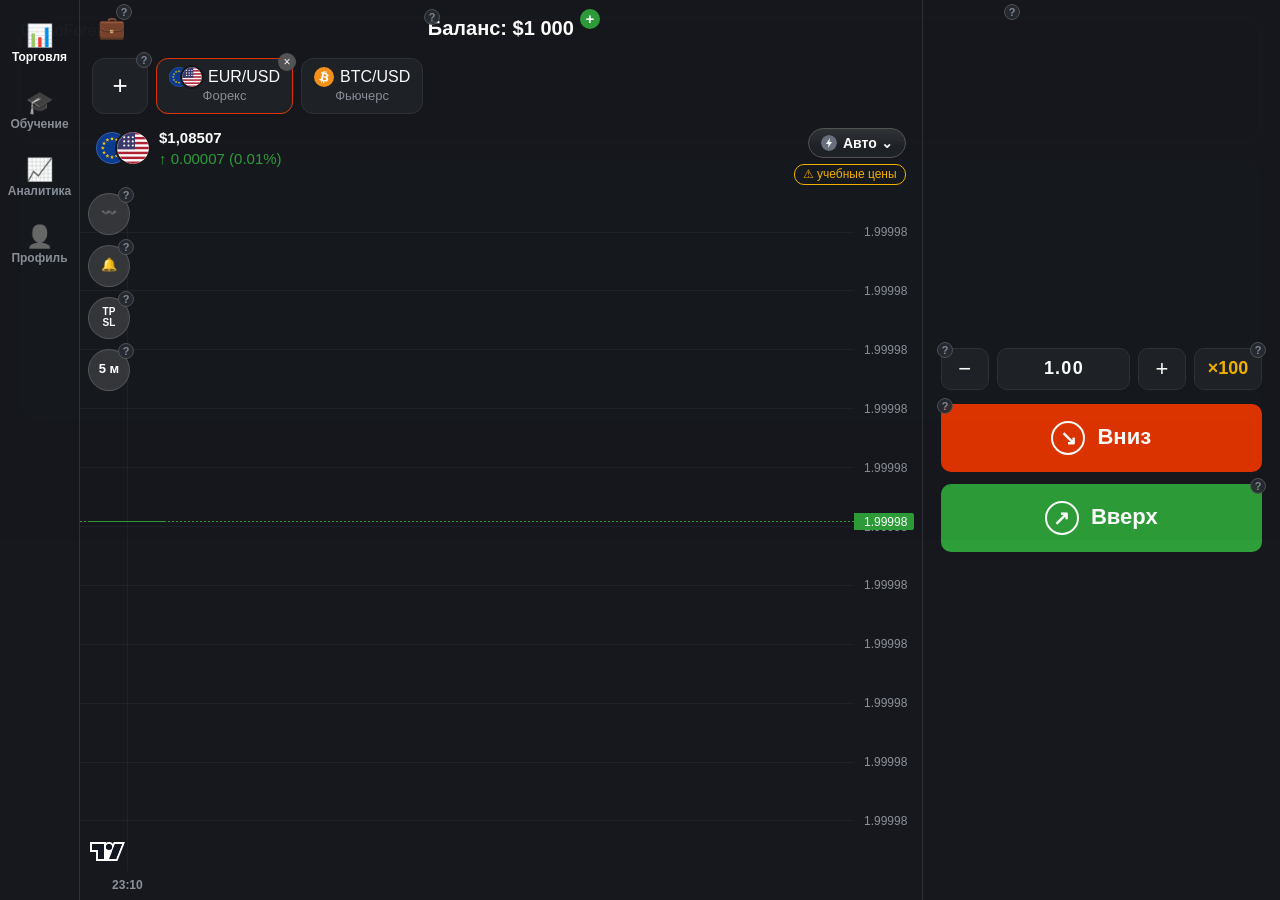
<file: criptoforex-pwa/index.html>
<!DOCTYPE html>
<html lang="ru">
<head>
<meta charset="UTF-8">
<meta name="viewport" content="width=device-width, initial-scale=1, viewport-fit=cover">
<meta name="theme-color" id="meta-theme" content="#16181d">
<meta name="color-scheme" id="meta-scheme" content="dark">
<meta name="description" content="Локальный учебный терминал CriptoForex для iPhone.">
<meta name="mobile-web-app-capable" content="yes">
<meta name="apple-mobile-web-app-capable" content="yes">
<meta name="apple-mobile-web-app-title" content="CriptoForex">
<meta name="apple-mobile-web-app-status-bar-style" content="black-translucent">
<script>
  /* статус-бар: цвет сохранённой темы ставим сразу, до первой отрисовки (иначе при холодном старте Android показывает серый цвет из манифеста) */
  try { var _b = localStorage.getItem("themeBg"); if (_b && /^#[0-9a-f]{6}$/i.test(_b)) { document.getElementById("meta-theme").setAttribute("content", _b); document.documentElement.style.backgroundColor = _b; } } catch (e) {}
</script>
<link rel="manifest" href="./manifest.json">
<link rel="apple-touch-icon" sizes="180x180" href="./apple-touch-icon.png">
<link rel="icon" type="image/png" sizes="32x32" href="./favicon-32.png">
<link rel="icon" type="image/png" sizes="192x192" href="./icon-192.png">
<title>CriptoForex</title>
<script>
  if (window.navigator.standalone || (window.matchMedia && window.matchMedia("(display-mode: standalone)").matches)) {
    document.documentElement.classList.add("pwa-standalone");
  }
</script>
<link rel="stylesheet" href="./style.css?v=121-pwa">
</head>
<body>
<div id="app">

  <!-- ===== ТОРГОВЛЯ ===== -->
  <section id="page-trade" class="page active">
    <header class="top">
      <button class="icon-btn" id="btn-open-trades" aria-label="Сделки">💼<span class="badge" id="open-badge" hidden>0</span></button>
      <div class="balance">Баланс: <b id="balance" class="tap">$0</b><button class="plus" id="btn-topup" aria-label="Пополнить демо-счёт">+</button></div>
      <span class="icon-btn spacer"></span>
    </header>

    <div class="tabs" id="asset-tabs"></div>

    <div class="quote">
      <div class="quote-main">
        <span id="q-icon"></span>
        <div>
          <div class="price" id="price">—</div>
          <div class="change" id="change"></div>
        </div>
      </div>
      <div class="quote-r"><div class="ex-row"><button class="ex-pill ex-prev" id="ex-prev" title="Предыдущая биржа" hidden></button><button class="ex-pill" id="ex-pill" hidden>Авто ⌄</button></div>
      <div class="sim-badge" id="sim-badge" hidden title="Нет связи с биржей — цены учебные">⚠ учебные цены</div></div>
    </div>

    <div class="chart-wrap">
      <div class="chart-tools">
        <button class="round" id="btn-indicators" title="Индикаторы">〰️</button>
        <button class="round" id="btn-alerts" title="Уведомления">🔔<span class="badge" id="alert-badge" hidden>0</span></button>
        <button class="round tpsl-btn" id="btn-tpsl" title="Тейк-профит и стоп-лосс">TP<br>SL</button>
        <button class="round" id="btn-tf" title="Таймфрейм">5 м</button>
        <button class="round dom-btn" id="btn-dom" title="Стакан и заявки" hidden>DOM</button>
        <button class="round" id="btn-trend" title="Поставить линию тренда" hidden>📐</button>
        <button class="round" id="btn-undo-trend" title="Удалить последнюю линию тренда" hidden>↶</button>
      </div>
      <div id="lw-chart"></div>
      <svg id="trend-svg"></svg>
      <svg id="tpsl-svg"></svg>
      <div id="place-ov" hidden></div>
      <canvas id="mag" hidden></canvas>
      <div id="tv-chart" hidden></div>
    </div>

    <footer class="trade-bar">
      <div class="stake-row">
        <button class="step" id="stake-minus">−</button>
        <div class="stake-wrap" id="stake-wrap"><div class="drum" id="stake-drum" aria-hidden="true"></div>
          <input id="stake" type="text" inputmode="decimal" value="1.00" aria-label="Сумма ставки"></div>
        <button class="step" id="stake-plus">+</button>
        <button class="lev" id="lev-btn" aria-label="Плечо">×100</button>
      </div>
      <div class="dir-row" id="dir-row">
        <button class="dir down" id="btn-down"><span class="ico">↘</span>Вниз</button>
        <button class="dir up" id="btn-up"><span class="ico">↗</span>Вверх</button>
      </div>
      <div class="pos-row" id="pos-row" hidden>
        <div class="pos-info">
          <div class="pos-name" id="pos-name"></div>
          <div class="pos-time" id="pos-time"></div>
        </div>
        <div class="pos-pnl" id="pos-pnl"></div>
        <button class="stop" id="btn-stop">СТОП</button>
      </div>
    </footer>
  </section>

  <!-- ===== ОБУЧЕНИЕ ===== -->
  <section id="page-learn" class="page">
    <h1>Обучение</h1>
    <button class="card link" id="btn-tour"><b>🧭 Пройти обучение по навигации</b><div class="muted">Короткий тур по приложению — заново</div></button>
    <div class="list" id="lessons"></div>
  </section>

  <!-- ===== АНАЛИТИКА ===== -->
  <section id="page-analytics" class="page">
    <div class="an-head"><h1>Аналитика</h1><button id="an-refresh" class="an-ref" aria-label="Обновить" title="Обновить">⟳</button></div>
    <h2 id="an-asset"></h2>
    <div class="widget-box" id="tv-technical"></div>
    <h2>Календарь событий</h2>
    <div class="widget-box tall" id="tv-events"></div>
  </section>

  <!-- ===== ПРОФИЛЬ ===== -->
  <section id="page-profile" class="page">
    <h1>Профиль</h1>
    <div class="card"><div class="muted">Ваш баланс</div><div class="big green tap" id="p-balance">$0</div>
      <button class="plus big-plus" id="btn-topup2">+</button></div>
    <button class="card link" id="btn-stats"><b>Статистика</b><div class="muted">Статистика по валютным парам</div></button>
    <div class="menu">
      <button id="m-admin" hidden><span>🛡</span>Админка<i>›</i></button>
      <button id="m-history"><span>💼</span>История<i>›</i></button>
      <button id="m-settings"><span>⚙️</span>Настройки<i>›</i></button>
      <button id="m-feedback"><span>💬</span>Написать @e3to_ya<i>›</i></button>
    </div>
    <div class="version">CriptoForex (v121)</div>
  </section>

  <nav class="nav">
    <i class="nav-glass" aria-hidden="true"></i>
    <button data-page="trade" class="active"><span>📊</span>Торговля</button>
    <button data-page="learn"><span>🎓</span>Обучение</button>
    <button data-page="analytics"><span>📈</span>Аналитика</button>
    <button data-page="profile"><span>👤</span>Профиль</button>
  </nav>
</div>

<!-- Экран «Сделки» -->
<div id="trades-view" hidden>
  <header class="tr-top"><button id="tr-back" aria-label="Назад">‹</button><h2>Сделки</h2><span></span></header>
  <div class="chips tr-chips" id="tr-chips"></div>
  <div id="tr-list"></div>
  <footer class="tr-total"><div>Общая прибыль (<span id="tr-count">0</span>)</div><div id="tr-sum" class="tr-sum">$0</div></footer>
</div>

<!-- Экран «Админка» (виден только админам) -->
<div id="admin-view" hidden>
  <header class="tr-top"><button id="ad-back" aria-label="Назад">‹</button><h2>Админка</h2><button id="ad-refresh" class="ad-ref" aria-label="Обновить">⟳</button></header>
  <div class="ad-sum" id="ad-sum"></div>
  <div class="chips tr-chips" id="ad-tabs"></div>
  <div class="ad-tools" id="ad-tools">
    <div class="ad-search"><input id="ad-q" placeholder="Поиск: ник, имя или id" autocomplete="off" enterkeyhint="search"></div>
    <div class="chips ad-sorts" id="ad-sorts"></div>
  </div>
  <div id="ad-list"></div>
</div>

<!-- Стакан и заявки (виден только админам) -->
<div id="dom-view" hidden>
  <div class="dom-split v2" id="dom-split2" title="Потяни, чтобы изменить ширину правой панели"></div>
  <header class="dom-top">
    <button id="dom-back" aria-label="Назад">‹</button>
    <div class="dom-title"><b id="dom-title">Стакан</b><small id="dom-sub"></small></div>
    <button id="dom-ex" class="dom-ex" aria-label="Биржа"></button>
  </header>
  <div class="dom-bar" id="dom-bar">
    <button class="step" id="dom-minus" aria-label="Меньше">−</button>
    <input id="dom-stake" type="text" inputmode="decimal" value="1.00" aria-label="Ставка">
    <button class="step" id="dom-plus" aria-label="Больше">+</button>
    <button class="lev" id="dom-lev" aria-label="Плечо">×100</button>
    <label class="dom-tap" id="dom-tpsl-lab" title="Тейк-профит и стоп-лосс на новые заявки из стакана"><span>TP/SL</span><input type="checkbox" id="dom-tpsl" class="spot-in"><span class="spot-sw"></span></label>
    <button class="step" id="dom-tpsl-set" aria-label="Настроить TP/SL" title="Настроить TP/SL">⚙</button>
    <label class="dom-tap" title="Заявка уходит сразу по тапу на уровень"><span>1 тап</span><input type="checkbox" id="dom-tap" class="spot-in"><span class="spot-sw"></span></label>
  </div>
  <div class="dom-pos" id="dom-pos" hidden></div>
  <div class="dom-lw">
    <div class="dom-chartbox" id="dom-chartbox">
      <canvas id="dom-chart"></canvas>
      <div class="dom-tfs" id="dom-tfs"><button data-cd>Свечи</button><button data-tf="15s">15с</button><button data-tf="1">1м</button><button data-tf="5">5м</button></div>
    </div>
    <div class="dom-split" id="dom-split1" title="Потяни, чтобы изменить ширину графика и стакана"></div>
    <div class="dom-ladder" id="dom-ladder"></div>
    <div class="dom-zoom" id="dom-zoom">
      <div class="zg zhd"><button id="dom-zhide" aria-label="Скрыть панель" title="Скрыть / показать панель">⌄</button><small>скрыть</small></div>
      <div class="zg"><button id="dom-rm" aria-label="Строки ниже" title="Строки стакана ниже">↕−</button><button id="dom-rp" aria-label="Строки выше" title="Строки стакана выше">↕+</button><small>строки</small></div>
      <div class="zg"><button id="dom-zm" aria-label="Мельче шаг цены" title="Мельче шаг цены (×1 — каждый тик)">−</button><button id="dom-zv" aria-label="Сбросить" title="Шаг цены ×1">×1</button><button id="dom-zp" aria-label="Крупнее шаг цены" title="Крупнее шаг цены (×10 — каждый 10-й тик)">+</button><small>шаг цены</small></div>
      <div class="zg zfc"><button id="dom-fc-btn" aria-label="График поверх стакана" title="Добавить график поверх стакана (можно двигать и растягивать)">📈</button><small>график</small></div>
      <div class="zg"><button id="dom-ctr" aria-label="К текущей цене" title="К текущей цене">◎</button><small>к цене</small></div>
    </div>
    <div class="dom-fc" id="dom-fc" hidden>
      <div class="dom-fc-head" id="dom-fc-head" title="Тяни за заголовок — переместить; двойной тап — вернуть на место">
        <span class="dom-fc-grip" aria-hidden="true">⋮⋮</span>
        <b id="dom-fc-title">График</b>
        <span class="dom-fc-tfs" id="dom-fc-tfs"><button data-ftf="15s">15с</button><button data-ftf="1">1м</button><button data-ftf="5">5м</button></span>
        <button class="dom-fc-x" id="dom-fc-x" aria-label="Закрыть график">✕</button>
      </div>
      <canvas id="dom-fc-cv"></canvas>
      <!-- ручки изменения размера: 4 стороны + 4 угла (двойной тап — размер по умолчанию) -->
      <div class="dom-fc-h n" data-rz="n" title="Тяни — высота сверху; двойной тап — по умолчанию"></div>
      <div class="dom-fc-h s" data-rz="s" title="Тяни — высота снизу; двойной тап — по умолчанию"></div>
      <div class="dom-fc-h w" data-rz="w" title="Тяни — ширина слева; двойной тап — по умолчанию"></div>
      <div class="dom-fc-h e" data-rz="e" title="Тяни — ширина справа; двойной тап — по умолчанию"></div>
      <div class="dom-fc-h nw" data-rz="nw" title="Тяни — ширина и высота"></div>
      <div class="dom-fc-h ne" data-rz="ne" title="Тяни — ширина и высота"></div>
      <div class="dom-fc-h sw" data-rz="sw" title="Тяни — ширина и высота"></div>
      <div class="dom-fc-h se" data-rz="se" title="Тяни — ширина и высота"></div>
    </div>
    <div class="dom-plate" id="dom-plate"></div>
  </div>
  <div class="dom-confirm" id="dom-confirm" hidden></div>
  <div class="dom-orders" id="dom-orders" hidden></div>
  <footer class="dom-foot" id="dom-foot">
    <button class="dir down" id="dom-down"><span class="ico">↘</span>Вниз</button>
    <button class="dir up" id="dom-up"><span class="ico">↗</span>Вверх</button>
  </footer>
</div>

<!-- Нижняя шторка (общая для всех списков) -->
<div id="sheet-back" hidden></div>
<div id="sheet" hidden>
  <div class="grab"></div>
  <h3 id="sheet-title"></h3>
  <div id="sheet-body"></div>
</div>
<div id="toast" hidden></div>

<script src="./currencies.js"></script>
<script src="./icons.js?v=11"></script>
<script src="./demo.js?v=117"></script>
<script src="./app.js?v=121-pwa"></script>
<script src="./dom.js?v=121"></script>
<script>
  if ("serviceWorker" in navigator) {
    window.addEventListener("load", () => navigator.serviceWorker.register("./sw.js").catch(() => {}));
  }
</script>
</body>
</html>
</file>
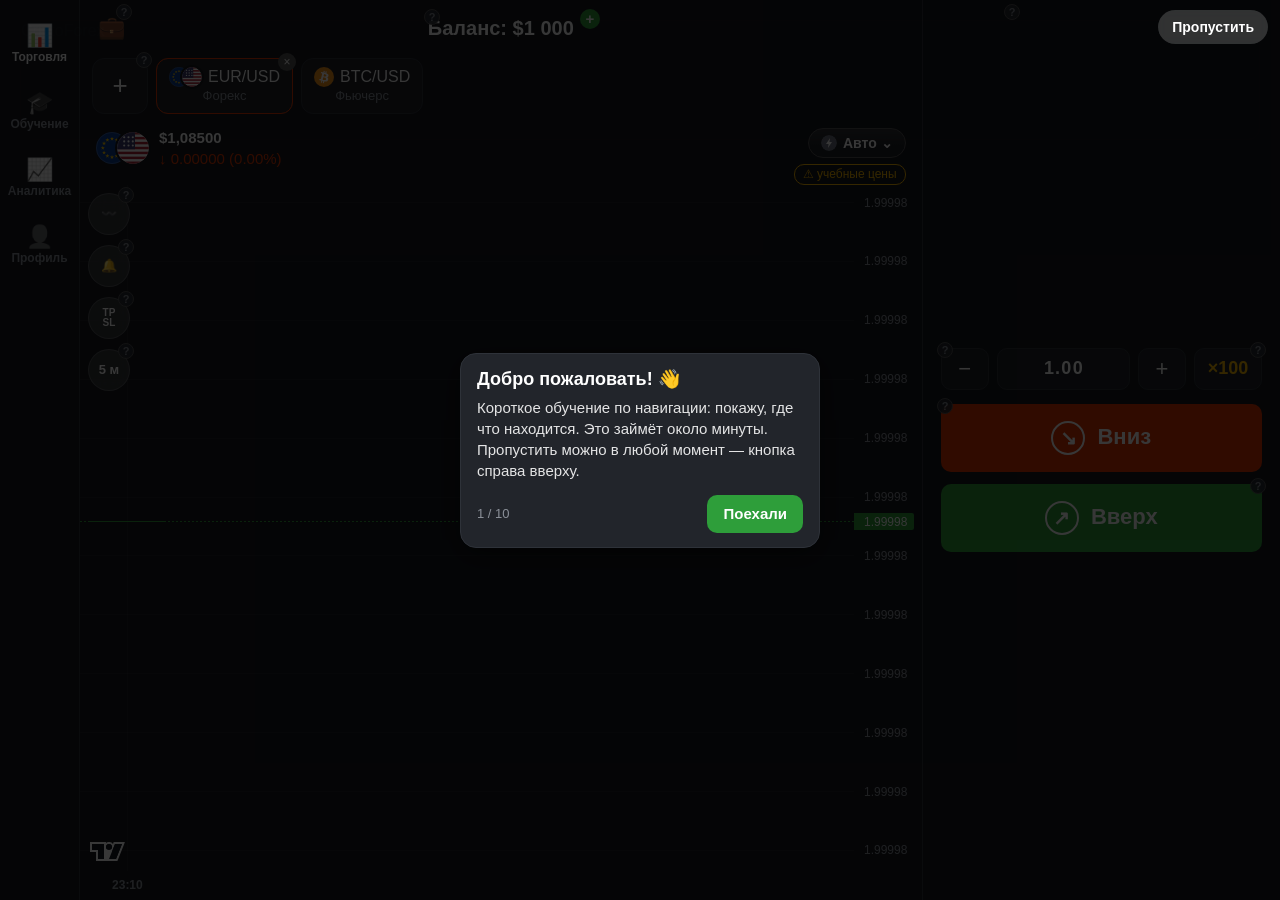
<file: criptoforex-pwa/criptoforex-pwa/index.html>
<!DOCTYPE html>
<html lang="ru">
<head>
<meta charset="UTF-8">
<meta name="viewport" content="width=device-width, initial-scale=1, viewport-fit=cover">
<meta name="theme-color" content="#16181d">
<meta name="color-scheme" content="dark">
<meta name="description" content="Локальный учебный терминал CriptoForex для iPhone.">
<meta name="mobile-web-app-capable" content="yes">
<meta name="apple-mobile-web-app-capable" content="yes">
<meta name="apple-mobile-web-app-title" content="CriptoForex">
<meta name="apple-mobile-web-app-status-bar-style" content="black">
<link rel="manifest" href="./manifest.json">
<link rel="apple-touch-icon" sizes="180x180" href="./apple-touch-icon.png">
<link rel="icon" type="image/png" sizes="32x32" href="./favicon-32.png">
<link rel="icon" type="image/png" sizes="192x192" href="./icon-192.png">
<title>CriptoForex</title>
<script>
  if (window.navigator.standalone || (window.matchMedia && window.matchMedia("(display-mode: standalone)").matches)) {
    document.documentElement.classList.add("pwa-standalone");
  }
</script>
<link rel="stylesheet" href="./style.css?v=113-pwa">
</head>
<body>
<div id="app">

  <!-- ===== ТОРГОВЛЯ ===== -->
  <section id="page-trade" class="page active">
    <header class="top">
      <button class="icon-btn" id="btn-open-trades" aria-label="Сделки">💼<span class="badge" id="open-badge" hidden>0</span></button>
      <div class="balance">Баланс: <b id="balance" class="tap">$0</b><button class="plus" id="btn-topup" aria-label="Пополнить демо-счёт">+</button></div>
      <span class="icon-btn spacer"></span>
    </header>

    <div class="tabs" id="asset-tabs"></div>

    <div class="quote">
      <div class="quote-main">
        <span id="q-icon"></span>
        <div>
          <div class="price" id="price">—</div>
          <div class="change" id="change"></div>
        </div>
      </div>
      <div class="quote-r"><div class="ex-row"><button class="ex-pill ex-prev" id="ex-prev" title="Предыдущая биржа" hidden></button><button class="ex-pill" id="ex-pill" hidden>Авто ⌄</button></div>
      <div class="sim-badge" id="sim-badge" hidden title="Нет связи с биржей — цены учебные">⚠ учебные цены</div></div>
    </div>

    <div class="chart-wrap">
      <div class="chart-tools">
        <button class="round" id="btn-indicators" title="Индикаторы">〰️</button>
        <button class="round" id="btn-alerts" title="Уведомления">🔔<span class="badge" id="alert-badge" hidden>0</span></button>
        <button class="round tpsl-btn" id="btn-tpsl" title="Тейк-профит и стоп-лосс">TP<br>SL</button>
        <button class="round" id="btn-tf" title="Таймфрейм">5 м</button>
        <button class="round dom-btn" id="btn-dom" title="Стакан и заявки" hidden>DOM</button>
        <button class="round" id="btn-trend" title="Поставить линию тренда" hidden>📐</button>
        <button class="round" id="btn-undo-trend" title="Удалить последнюю линию тренда" hidden>↶</button>
      </div>
      <div id="lw-chart"></div>
      <svg id="trend-svg"></svg>
      <svg id="tpsl-svg"></svg>
      <div id="place-ov" hidden></div>
      <canvas id="mag" hidden></canvas>
      <div id="tv-chart" hidden></div>
    </div>

    <footer class="trade-bar">
      <div class="stake-row">
        <button class="step" id="stake-minus">−</button>
        <div class="stake-wrap" id="stake-wrap"><div class="drum" id="stake-drum" aria-hidden="true"></div>
          <input id="stake" type="text" inputmode="decimal" value="1.00" aria-label="Сумма ставки"></div>
        <button class="step" id="stake-plus">+</button>
        <button class="lev" id="lev-btn" aria-label="Плечо">×100</button>
      </div>
      <div class="dir-row" id="dir-row">
        <button class="dir down" id="btn-down"><span class="ico">↘</span>Вниз</button>
        <button class="dir up" id="btn-up"><span class="ico">↗</span>Вверх</button>
      </div>
      <div class="pos-row" id="pos-row" hidden>
        <div class="pos-info">
          <div class="pos-name" id="pos-name"></div>
          <div class="pos-time" id="pos-time"></div>
        </div>
        <div class="pos-pnl" id="pos-pnl"></div>
        <button class="stop" id="btn-stop">СТОП</button>
      </div>
    </footer>
  </section>

  <!-- ===== ОБУЧЕНИЕ ===== -->
  <section id="page-learn" class="page">
    <h1>Обучение</h1>
    <button class="card link" id="btn-tour"><b>🧭 Пройти обучение по навигации</b><div class="muted">Короткий тур по приложению — заново</div></button>
    <div class="list" id="lessons"></div>
  </section>

  <!-- ===== АНАЛИТИКА ===== -->
  <section id="page-analytics" class="page">
    <div class="an-head"><h1>Аналитика</h1><button id="an-refresh" class="an-ref" aria-label="Обновить" title="Обновить">⟳</button></div>
    <h2 id="an-asset"></h2>
    <div class="widget-box" id="tv-technical"></div>
    <h2>Календарь событий</h2>
    <div class="widget-box tall" id="tv-events"></div>
  </section>

  <!-- ===== ПРОФИЛЬ ===== -->
  <section id="page-profile" class="page">
    <h1>Профиль</h1>
    <div class="card"><div class="muted">Ваш баланс</div><div class="big green tap" id="p-balance">$0</div>
      <button class="plus big-plus" id="btn-topup2">+</button></div>
    <button class="card link" id="btn-stats"><b>Статистика</b><div class="muted">Статистика по валютным парам</div></button>
    <div class="menu">
      <button id="m-admin" hidden><span>🛡</span>Админка<i>›</i></button>
      <button id="m-history"><span>💼</span>История<i>›</i></button>
      <button id="m-settings"><span>⚙️</span>Настройки<i>›</i></button>
      <button id="m-feedback"><span>💬</span>Написать @e3to_ya<i>›</i></button>
    </div>
    <div class="version">CriptoForex (v114)</div>
  </section>

  <nav class="nav">
    <i class="nav-glass" aria-hidden="true"></i>
    <button data-page="trade" class="active"><span>📊</span>Торговля</button>
    <button data-page="learn"><span>🎓</span>Обучение</button>
    <button data-page="analytics"><span>📈</span>Аналитика</button>
    <button data-page="profile"><span>👤</span>Профиль</button>
  </nav>
</div>

<!-- Экран «Сделки» -->
<div id="trades-view" hidden>
  <header class="tr-top"><button id="tr-back" aria-label="Назад">‹</button><h2>Сделки</h2><span></span></header>
  <div class="chips tr-chips" id="tr-chips"></div>
  <div id="tr-list"></div>
  <footer class="tr-total"><div>Общая прибыль (<span id="tr-count">0</span>)</div><div id="tr-sum" class="tr-sum">$0</div></footer>
</div>

<!-- Экран «Админка» (виден только админам) -->
<div id="admin-view" hidden>
  <header class="tr-top"><button id="ad-back" aria-label="Назад">‹</button><h2>Админка</h2><button id="ad-refresh" class="ad-ref" aria-label="Обновить">⟳</button></header>
  <div class="ad-sum" id="ad-sum"></div>
  <div class="chips tr-chips" id="ad-tabs"></div>
  <div class="ad-tools" id="ad-tools">
    <div class="ad-search"><input id="ad-q" placeholder="Поиск: ник, имя или id" autocomplete="off" enterkeyhint="search"></div>
    <div class="chips ad-sorts" id="ad-sorts"></div>
  </div>
  <div id="ad-list"></div>
</div>

<!-- Стакан и заявки (виден только админам) -->
<div id="dom-view" hidden>
  <div class="dom-split v2" id="dom-split2" title="Потяни, чтобы изменить ширину правой панели"></div>
  <header class="dom-top">
    <button id="dom-back" aria-label="Назад">‹</button>
    <div class="dom-title"><b id="dom-title">Стакан</b><small id="dom-sub"></small></div>
    <button id="dom-ex" class="dom-ex" aria-label="Биржа"></button>
  </header>
  <div class="dom-bar" id="dom-bar">
    <button class="step" id="dom-minus" aria-label="Меньше">−</button>
    <input id="dom-stake" type="text" inputmode="decimal" value="1.00" aria-label="Ставка">
    <button class="step" id="dom-plus" aria-label="Больше">+</button>
    <button class="lev" id="dom-lev" aria-label="Плечо">×100</button>
    <label class="dom-tap" id="dom-tpsl-lab" title="Тейк-профит и стоп-лосс на новые заявки из стакана"><span>TP/SL</span><input type="checkbox" id="dom-tpsl" class="spot-in"><span class="spot-sw"></span></label>
    <button class="step" id="dom-tpsl-set" aria-label="Настроить TP/SL" title="Настроить TP/SL">⚙</button>
    <label class="dom-tap" title="Заявка уходит сразу по тапу на уровень"><span>1 тап</span><input type="checkbox" id="dom-tap" class="spot-in"><span class="spot-sw"></span></label>
  </div>
  <div class="dom-pos" id="dom-pos" hidden></div>
  <div class="dom-lw">
    <div class="dom-chartbox" id="dom-chartbox">
      <canvas id="dom-chart"></canvas>
      <div class="dom-tfs" id="dom-tfs"><button data-cd>Свечи</button><button data-tf="15s">15с</button><button data-tf="1">1м</button><button data-tf="5">5м</button></div>
    </div>
    <div class="dom-split" id="dom-split1" title="Потяни, чтобы изменить ширину графика и стакана"></div>
    <div class="dom-ladder" id="dom-ladder"></div>
    <div class="dom-zoom" id="dom-zoom">
      <div class="zg"><button id="dom-rm" aria-label="Строки ниже" title="Строки стакана ниже">↕−</button><button id="dom-rp" aria-label="Строки выше" title="Строки стакана выше">↕+</button><small>строки</small></div>
      <div class="zg"><button id="dom-zm" aria-label="Мельче шаг цены" title="Мельче шаг цены (×1 — каждый тик)">−</button><button id="dom-zv" aria-label="Сбросить" title="Шаг цены ×1">×1</button><button id="dom-zp" aria-label="Крупнее шаг цены" title="Крупнее шаг цены (×10 — каждый 10-й тик)">+</button><small>шаг цены</small></div>
      <div class="zg"><button id="dom-ctr" aria-label="К текущей цене" title="К текущей цене">◎</button><small>к цене</small></div>
    </div>
    <div class="dom-plate" id="dom-plate"></div>
  </div>
  <div class="dom-confirm" id="dom-confirm" hidden></div>
  <div class="dom-orders" id="dom-orders" hidden></div>
  <footer class="dom-foot" id="dom-foot">
    <button class="dir down" id="dom-down"><span class="ico">↘</span>Вниз</button>
    <button class="dir up" id="dom-up"><span class="ico">↗</span>Вверх</button>
  </footer>
</div>

<!-- Нижняя шторка (общая для всех списков) -->
<div id="sheet-back" hidden></div>
<div id="sheet" hidden>
  <div class="grab"></div>
  <h3 id="sheet-title"></h3>
  <div id="sheet-body"></div>
</div>
<div id="toast" hidden></div>

<script src="./currencies.js"></script>
<script src="./icons.js?v=11"></script>
<script src="./demo.js"></script>
<script src="./app.js?v=114-pwa"></script>
<script src="./dom.js?v=116"></script>
<script>
  if ("serviceWorker" in navigator) {
    window.addEventListener("load", () => navigator.serviceWorker.register("./sw.js").catch(() => {}));
  }
</script>
</body>
</html>
</file>
<file: criptoforex-pwa/style.css>
:root{
  --bg:#16181d; --card:#1f2227; --card2:#272b32; --line:#2e3239;
  --text:#fff; --muted:#8b9099; --green:#2e9e3a; --red:#e03500; --accent:#2e9e3a; --accent-t:#fff; --sel:#e03500; --round:rgba(110,110,110,.85); --round-t:#fff;
  --sheet:#22252b; --pop:#2b2f36; --border2:#555; --inv:#fff; --inv-t:#000; --toast:#333; --toast-t:#fff;
  --up:#2e9e3a; --down:#e03500; --up-t:#fff; --down-t:#fff;
  --fx1:150,205,255; --fx2:60,150,255; --fx3:20,70,190; --fx-alt:255,155,45;   /* цвета нижнего бара и его эффектов (r,g,b); в теме «Свой цвет» — из выбранного цвета кнопок */
  --safe-b:env(safe-area-inset-bottom,0px);
}
*{box-sizing:border-box;-webkit-tap-highlight-color:transparent}
html,body{margin:0;height:100%;background:var(--bg);color:var(--text);
  font:16px/1.3 -apple-system,BlinkMacSystemFont,"Segoe UI",Roboto,sans-serif;overflow:hidden}
button{font:inherit;color:inherit;background:none;border:0;cursor:pointer}
#app{display:flex;flex-direction:column;height:100%}
.page{display:none;flex:1;min-height:0;overflow-y:auto;padding:0 16px 16px}
.page.active{display:flex;flex-direction:column}
#page-trade{padding:0}
h1{text-align:center;font-size:22px;margin:14px 0}
h2{font-size:16px;margin:16px 0 8px}
.muted{color:var(--muted)} .green{color:var(--green)} .red{color:var(--red)}

/* --- торговля --- */
.top{display:flex;align-items:center;justify-content:space-between;padding:10px 12px 6px}
.icon-btn{width:36px;height:36px;font-size:22px;position:relative}
.icon-btn.spacer{visibility:hidden}
.badge{position:absolute;top:-2px;right:-2px;background:var(--red);border-radius:9px;font-size:11px;min-width:16px;height:16px;line-height:16px;text-align:center}
.balance{font-size:20px;font-weight:600;position:relative}
.plus{width:20px;height:20px;border-radius:50%;background:var(--accent);color:var(--accent-t);font-size:15px;line-height:20px;position:absolute;top:-6px;right:-26px;padding:0}
.tabs{display:flex;gap:8px;overflow-x:auto;padding:6px 12px;scrollbar-width:none}
.tabs::-webkit-scrollbar{display:none}
.tab{flex:0 0 auto;min-width:104px;padding:8px 12px;border:1.5px solid var(--line);border-radius:12px;background:var(--card);position:relative;text-align:center}
.tab small{display:block;color:var(--muted);font-size:13px}
.tab.active{border-color:var(--sel)}
.tab.add{min-width:56px;font-size:26px;display:flex;align-items:center;justify-content:center}
.tab .x{position:absolute;top:-6px;right:-4px;width:18px;height:18px;border-radius:50%;background:var(--border2);font-size:12px;line-height:18px}
.tab .pnl{font-size:13px}
.quote{display:flex;justify-content:space-between;align-items:flex-start;padding:8px 16px 0}
.price{font-size:15px;font-weight:600}
.change{font-size:15px;margin-top:2px}
.sim-badge{font-size:12px;color:#f5b301;border:1px solid #f5b301;border-radius:10px;padding:2px 8px}
.chart-wrap{position:relative;flex:1;min-height:0}
#tv-chart,#lw-chart{position:absolute;inset:0}
#tv-chart[hidden],#lw-chart[hidden]{display:none}
#tv-chart iframe{width:100%!important;height:100%!important}
.chart-tools{position:absolute;left:8px;top:8px;display:flex;flex-direction:column;gap:10px;z-index:8}
.round{width:42px;height:42px;border-radius:50%;background:var(--round);color:var(--round-t);font-size:13px;font-weight:600}
.round.light{background:#eee;color:#555}
.trade-bar{padding:8px 16px calc(8px + 0px);background:var(--bg)}
.stake-row{display:flex;gap:8px;margin-bottom:8px}
.stake-row input{flex:1;min-width:0;text-align:center;background:var(--card);color:var(--text);border:1px solid var(--line);border-radius:10px;font-size:18px;font-weight:600;padding:8px}
.step{width:48px;border-radius:10px;background:var(--card);border:1px solid var(--line);font-size:22px;position:relative;overflow:hidden;touch-action:manipulation;-webkit-tap-highlight-color:transparent;user-select:none;-webkit-user-select:none;
  transition:transform .12s cubic-bezier(.2,.8,.2,1),background-color .18s,border-color .18s,color .18s}
.step:active{transform:scale(.86);background:color-mix(in srgb,var(--card) 82%,var(--text) 18%)}
.step::after{content:"";position:absolute;left:50%;top:50%;width:10px;height:10px;margin:-5px 0 0 -5px;border-radius:50%;background:currentColor;opacity:0;pointer-events:none}
.step.pop::after{animation:stepRipple .55s ease-out}
.step.bump{animation:stepBump .3s cubic-bezier(.3,1.6,.5,1),stepGlow .9s ease-out}
#stake-plus{--glow:#2ebd85}#stake-minus{--glow:#e5484d}
@keyframes stepGlow{0%{border-color:var(--glow);color:var(--glow);box-shadow:0 0 12px -2px var(--glow)}100%{border-color:var(--line);color:inherit;box-shadow:0 0 0 0 transparent}}
@keyframes stepRipple{from{opacity:.38;transform:scale(1)}to{opacity:0;transform:scale(8)}}
@keyframes stepBump{0%{transform:scale(.84)}55%{transform:scale(1.1)}100%{transform:scale(1)}}
.dir-row{display:flex;gap:16px}
.dir{flex:1;height:56px;border-radius:10px;font-size:22px;font-weight:700;display:flex;align-items:center;justify-content:center;gap:12px}
.dir .ico{border:2px solid var(--border2);border-radius:50%;width:34px;height:34px;line-height:30px;font-size:20px}
.dir.down{background:var(--down);color:var(--down-t)} .dir.up{background:var(--up);color:var(--up-t)}
.dir.down .ico{border-color:currentColor} .dir.up .ico{border-color:currentColor}
.dir:disabled{opacity:.5}
.dir[hidden]{display:none}
.stake-row .lev:disabled{opacity:.6}
.pos-row{display:flex;align-items:center;gap:12px;height:56px}
.pos-row[hidden],.dir-row[hidden]{display:none}
.pos-info{flex:1;min-width:0}.pos-name{font-weight:600;white-space:nowrap;overflow:hidden;text-overflow:ellipsis}.pos-time{color:var(--muted);font-size:13px}
.pos-pnl{font-size:22px;font-weight:700}
.stop{background:var(--inv);color:var(--inv-t);border-radius:10px;font-weight:700;font-size:20px;padding:10px 22px}

/* --- прочее --- */
.card{background:var(--card);border:1px solid var(--line);border-radius:14px;padding:14px 16px;margin-bottom:12px;position:relative;text-align:left;width:100%;display:block}
.card .big{font-size:30px;font-weight:700;margin-top:4px}
.big-plus{width:44px;height:44px;border-radius:50%;font-size:28px;top:50%;right:14px;margin-top:-22px}
.menu button{display:flex;align-items:center;gap:14px;width:100%;padding:16px 4px;font-size:20px;border-bottom:1px solid var(--line)}
.menu button i{margin-left:auto;font-style:normal;font-size:28px}
.version{color:var(--muted);font-size:13px;margin-top:auto;padding-top:20px}
.list .item{background:var(--card);border-radius:12px;padding:12px 14px;margin-bottom:10px}
.item .t{font-weight:600}.item .d{color:var(--muted);font-size:14px;margin-top:2px}
.widget-box{height:420px;border-radius:12px;overflow:hidden;background:var(--card)}
.widget-box.tall{height:520px}

.nav{display:flex;border-top:1px solid var(--line);background:var(--bg);padding-bottom:var(--safe-b)}
.nav button{flex:1;padding:4px 0 6px;color:var(--muted);font-size:11px;font-weight:600}
.nav button span{display:block;font-size:17px;line-height:1.25;filter:grayscale(1)}
.nav button.active{color:var(--text)}.nav button.active span{filter:none}

/* --- шторка --- */
#sheet-back{position:fixed;inset:0;background:rgba(0,0,0,.55);z-index:20}
#sheet{position:fixed;left:0;right:0;bottom:0;max-height:78%;overflow-y:auto;background:var(--sheet);border-radius:24px 24px 0 0;z-index:21;padding:8px 16px calc(16px + var(--safe-b))}
#sheet[hidden],#sheet-back[hidden],#toast[hidden]{display:none}
.grab{width:44px;height:5px;border-radius:3px;background:var(--border2);margin:4px auto 12px}
#sheet h3{text-align:center;font-size:22px;margin:6px 0 14px;font-weight:500}
.row{display:flex;align-items:center;gap:12px;padding:14px 6px;border-bottom:1px solid var(--line);font-size:18px}
.row.sel{background:var(--card2)}
.row .sub{color:var(--muted);font-size:14px}
.row .grow{flex:1;min-width:0}
.chips{display:flex;gap:8px;margin-bottom:8px}
.chip{border:1.5px solid var(--border2);border-radius:20px;padding:8px 18px}
.chip.on{background:var(--inv);color:var(--inv-t)}
.star{font-size:22px;color:var(--muted)}.star.on{color:#f5b301}
.pill{border:1px solid var(--line);border-radius:10px;padding:6px 12px}
.pill.on{background:var(--accent);border-color:var(--accent);color:var(--accent-t)}
#toast{white-space:pre-line;position:fixed;left:16px;right:16px;bottom:96px;background:var(--toast);color:var(--toast-t);border-radius:12px;padding:12px 14px;z-index:30;text-align:center}

/* --- экран «Сделки» --- */
#trades-view{position:fixed;inset:0;z-index:15;background:var(--bg);display:flex;flex-direction:column}
#trades-view[hidden]{display:none}
.tr-top{display:grid;grid-template-columns:48px 1fr 48px;align-items:center;padding:14px 8px 8px}
.tr-top h2{margin:0;text-align:center;font-size:24px}
#tr-back{font-size:40px;line-height:1;padding:0 8px}
.tr-chips{justify-content:center;padding:6px 12px 12px;border-bottom:1px solid var(--line);margin:0}
#tr-list{flex:1;overflow-y:auto}
.tr-row{border-bottom:1px solid var(--line)}
.tr-head{display:flex;align-items:center;gap:12px;width:100%;padding:18px 16px;font-size:20px;text-align:left}
.tr-st{width:30px;height:30px;border:2px solid var(--muted);border-radius:50%;text-align:center;line-height:26px;font-size:16px;flex:none}
.tr-st.live{border-color:var(--accent);color:var(--accent);animation:pulse calc(1.4s * var(--ak)) infinite}
@keyframes pulse{50%{opacity:.35}}
.coin{display:inline-flex;align-items:center;justify-content:center;vertical-align:middle;box-sizing:border-box;width:26px;height:26px;border-radius:50%;color:#fff;font-size:14px;font-weight:700;text-align:center;line-height:1;flex:none;box-shadow:inset 0 0 0 .8px rgba(255,255,255,.22);text-shadow:0 1px 1px rgba(0,0,0,.25)}
.tr-name{flex:1;min-width:0;overflow:hidden;text-overflow:ellipsis;white-space:nowrap}
.tr-pnl{font-weight:600}
.tr-chev{color:var(--muted);width:24px;text-align:center;font-size:22px}
.tr-body{padding:0 16px 18px 58px}
.kv{display:flex;justify-content:space-between;gap:12px;padding:7px 0;font-size:19px}
.kv span:first-child{color:var(--muted)}
.tr-btns{display:flex;gap:10px;margin-top:12px}
.tr-btns .more{flex:1;border:1px solid var(--border2);border-radius:10px;padding:12px;font-weight:600;font-size:17px;background:var(--card)}
.tr-btns .share{width:62px;border:1px solid var(--border2);border-radius:10px;background:var(--card);font-size:20px}
.tr-total{border-top:1px solid var(--line);background:var(--card);text-align:center;padding:16px 16px calc(18px + var(--safe-b));font-size:22px}
.tr-sum{font-size:38px;font-weight:700;margin-top:6px}
.tr-empty{text-align:center;color:var(--muted);padding:40px 16px}

/* --- уведомления и выбор валюты --- */
.round{position:relative}
.tap{cursor:pointer}
.asset-card{display:flex;align-items:center;gap:12px;border:1.5px solid var(--text);border-radius:14px;padding:16px;font-size:22px;font-weight:700;margin-bottom:18px}
.asset-card .grow{flex:1}.asset-card .px{font-weight:500;color:var(--muted)}
.new-alert{display:flex;align-items:center;gap:14px;font-size:22px;font-weight:600;margin:18px 4px 14px}
.presets{display:flex;gap:12px;margin:6px 0 18px}
.preset{width:58px;height:58px;border-radius:50%;border:1px solid var(--line);background:var(--bg);font-size:15px;line-height:1.1;display:flex;flex-direction:column;align-items:center;justify-content:center}
.preset small{font-size:14px;color:var(--muted)}
.preset.dn{color:#ff6b57}.preset.upc{color:#5fd06b}
.fields{display:grid;grid-template-columns:1fr 1fr;gap:16px}
.fld label{display:block;color:var(--muted);font-size:17px;margin-bottom:8px}
.fld input,.comment input,.search input{width:100%;background:var(--card);color:var(--text);border:1px solid var(--line);border-radius:10px;padding:16px;font-size:22px;outline:none}
.fld input:focus,.comment input:focus,.search input:focus{border-color:var(--muted)}
.comment{margin:16px 0}.comment label{display:block;color:var(--muted);font-size:17px;margin-bottom:8px}.comment input{font-size:18px}
.btn-green{width:100%;background:var(--accent);color:var(--accent-t);border:2px solid var(--accent);border-radius:14px;padding:18px;font-size:22px;font-weight:700}
.alert-row .st{font-size:14px}
.alert-row .x{font-size:22px;color:var(--muted);padding:6px 10px}
.search{position:sticky;top:-8px;background:var(--sheet);padding:4px 0 10px;z-index:2}
.search input{font-size:18px;padding:13px 14px}
.spot-row{display:flex;align-items:center;justify-content:space-between;gap:12px;margin:10px 4px 0;font-size:16px;cursor:pointer;position:relative}
.spot-row .sub{color:var(--muted);font-size:13px}
.search input.spot-in{position:absolute;right:0;top:0;width:1px;height:1px;opacity:0;padding:0;margin:0;border:0}
.spot-sw{flex:none;width:48px;height:28px;border-radius:14px;background:var(--line);position:relative;transition:background calc(.2s * var(--ak))}
.spot-sw::after{content:"";position:absolute;top:3px;left:3px;width:22px;height:22px;border-radius:50%;background:#fff;transition:transform calc(.2s * var(--ak))}
.spot-in:checked+.spot-sw{background:var(--accent)}
.spot-in:checked+.spot-sw::after{transform:translateX(20px)}
.cur-row{display:flex;align-items:center;gap:16px;padding:15px 10px;font-size:19px;border-radius:8px}
.cur-row .fl{font-size:28px;width:34px;text-align:center}
.cur-row .nm{flex:1}.cur-row .ck{font-size:26px}
.cur-row.sel{background:var(--card2)}
.hint{color:var(--muted);font-size:13px;text-align:center;padding:10px}

.round[hidden]{display:none}
#lw-legend{position:absolute;inset:0;pointer-events:none;z-index:3}
#lw-legend .lg{position:absolute;left:0;right:0;border-top:1px solid var(--line);padding:2px 8px 0 56px;font-size:11px;color:var(--muted,#8b9099);white-space:nowrap}
#lw-legend .lg b{color:var(--text);font-weight:600;margin-left:4px}

/* --- линия тренда, лупа, окно «Настройки» индикатора --- */
#trend-svg{position:absolute;inset:0;width:100%;height:100%;z-index:4;pointer-events:none;touch-action:none;overflow:hidden}
#place-ov{position:absolute;inset:0;z-index:6;touch-action:none;background:rgba(255,255,255,.015)}
#place-ov[hidden]{display:none}
#mag{position:absolute;left:10px;bottom:38px;width:132px;height:132px;border-radius:50%;border:2px solid var(--text);
  box-shadow:0 4px 14px rgba(0,0,0,.6);z-index:9;pointer-events:none;background:var(--bg)}
#mag[hidden]{display:none}
.round.on{background:var(--accent);color:var(--accent-t)}
.set-t{font-size:22px;margin:20px 0 12px;font-weight:500}
.set-g{display:grid;gap:12px;grid-template-columns:repeat(var(--c,3),minmax(0,1fr))}
.set-f label{display:block;color:var(--muted);font-size:16px;margin-bottom:6px}
.set-f input{width:100%;background:var(--card);color:var(--text);border:1px solid var(--line);border-radius:10px;padding:14px 12px;font-size:20px;outline:none}
.dd{position:relative}
.dd-b{width:100%;height:54px;display:flex;align-items:center;gap:8px;background:var(--card);border:1px solid var(--line);border-radius:10px;padding:0 10px}
.dd-b i{font-style:normal;color:var(--muted);font-size:18px}
.dd-b .sw,.dd-o .sw{flex:1;height:8px;border-radius:4px;display:block}
.dd-b .ln,.dd-o .ln{flex:1;background:var(--muted);display:block}
.dd-b .tx{flex:1;text-align:left;font-size:18px}
.dd-l{position:absolute;left:0;right:0;top:58px;background:var(--pop);border:1px solid var(--line);border-radius:10px;z-index:6;max-height:240px;overflow:auto}
.dd-l[hidden]{display:none}
.dd-o{display:flex;align-items:center;padding:13px 12px}
.dd-o:active{background:var(--card2)}
.btn-link{display:block;width:100%;text-align:center;font-weight:600;font-size:18px;padding:18px 10px 6px}
.gear{font-size:20px;padding:0 6px}

/* --- биржа, плечо --- */
.quote-r{display:flex;flex-direction:column;align-items:flex-end;gap:6px}
.ex-pill{border:1.5px solid var(--border2);border-radius:16px;padding:5px 12px;font-size:14px;font-weight:600;background:var(--card);white-space:nowrap}
.ex-pill[hidden]{display:none}
.ex-row{display:flex;align-items:center;justify-content:flex-end;gap:6px}
.ex-prev{font-size:13px;padding:5px 10px;color:var(--muted);border-color:var(--line);max-width:112px;overflow:hidden;text-overflow:ellipsis}
.ex-prev:active{background:var(--card)}
/* капля: от касания по воде расходятся кольца, а плашка биржи «падает» и расплёскивается */
.ex-pill{position:relative;overflow:hidden;-webkit-tap-highlight-color:transparent;user-select:none;-webkit-user-select:none;transition:transform .15s cubic-bezier(.2,.8,.2,1)}
.ex-pill:active{transform:scale(.94)}
.drop-ring{position:absolute;width:8px;height:8px;margin:-4px 0 0 -4px;border-radius:50%;border:2px solid currentColor;opacity:.55;pointer-events:none;animation:dropRing .75s cubic-bezier(.2,.6,.3,1) forwards}
.drop-ring.r2{animation-delay:.14s;opacity:.35}
.drop-ring.r3{animation-delay:.28s;opacity:.2}
@keyframes dropRing{to{transform:scale(var(--s,14));opacity:0;border-width:.5px}}
.ex-pill.drop{animation:dropPlop .7s cubic-bezier(.3,1.3,.5,1)}
.ex-prev.drop{animation-delay:.09s}
@keyframes dropPlop{
  0%{transform:translateY(-14px) scale(.65,1.3);opacity:0;border-radius:50% 50% 50% 50%/70% 70% 30% 30%}
  30%{transform:translateY(0) scale(.88,1.18);opacity:1;border-radius:46% 46% 54% 54%/60% 60% 40% 40%}
  50%{transform:translateY(0) scale(1.16,.82)}
  70%{transform:scale(.96,1.05)}
  85%{transform:scale(1.02,.99)}
  100%{transform:none}
}
.stake-row .lev{min-width:68px;border-radius:10px;background:var(--card);border:1px solid var(--line);font-size:18px;font-weight:700;color:#f5b301;padding:0 10px}
.lvl{color:#f5b301;font-weight:700}
.tr-ex{display:block;color:var(--muted);font-size:13px;font-weight:400}
.lev-big{text-align:center;font-size:44px;font-weight:700;color:#f5b301;margin:2px 0 10px}
.lev-chips{flex-wrap:wrap;justify-content:center;margin-bottom:10px}
.lev-chips .chip{padding:8px 14px}
.lev-range{width:100%;margin:6px 0 14px;accent-color:var(--accent)}

/* --- картинки монет (icons.js) --- */
.aic{display:inline-flex;align-items:center;flex:none;vertical-align:middle}
.aic .ic{display:block;flex:none}
.aic.pair .ic + .ic{border-radius:50%;box-shadow:0 0 0 2px var(--bg)}
img.aic{border-radius:50%;object-fit:cover}
.quote-main{display:flex;align-items:center;gap:10px}
#q-icon:empty{display:none}
.tab-name{display:flex;align-items:center;justify-content:center;gap:6px;white-space:nowrap}
.asset-card .aic{margin-right:2px}

/* --- тейк-профит / стоп-лосс --- */
.tpsl-btn{font-size:10px;line-height:1.05;letter-spacing:.2px}
#tpsl-svg{position:absolute;inset:0;width:100%;height:100%;z-index:5;pointer-events:none;touch-action:none;overflow:hidden}
#tpsl-svg text{font-family:-apple-system,BlinkMacSystemFont,"Segoe UI",Roboto,sans-serif;user-select:none;-webkit-user-select:none}
#tpsl-svg .lv-hit{cursor:ns-resize;touch-action:none}
.lv-sec{display:flex;align-items:center;gap:10px;font-size:20px;font-weight:600;margin:20px 0 10px}
.lv-sec:first-child{margin-top:4px}
.lv-dot{width:12px;height:12px;border-radius:50%;flex:none}
.lv-sec .lv-rm{margin-left:auto;font-size:15px;font-weight:500;color:var(--muted);padding:4px 8px}
.lv-hint{color:var(--muted);font-size:13px;margin-top:8px;line-height:1.35}
.lv-hint .bad{color:#ff6b57}
.lv-info{background:var(--card);border:1px solid var(--line);border-radius:12px;padding:10px 12px;font-size:15px;margin-bottom:6px}
.lv-info .kv{padding:4px 0;font-size:15px}
.lv-chips{flex-wrap:wrap;margin:10px 0 0}
.lv-chips .chip{padding:6px 14px;font-size:14px}

/* --- админка --- */
.menu button[hidden]{display:none}
#admin-view{position:fixed;inset:0;z-index:15;background:var(--bg);display:flex;flex-direction:column}
#admin-view[hidden]{display:none}
.ad-ref{font-size:26px;line-height:1;padding:0 8px}
.ad-sum{display:grid;grid-template-columns:repeat(4,minmax(0,1fr));gap:8px;padding:2px 12px 10px}
.ad-sum div{background:var(--card);border:1px solid var(--line);border-radius:12px;padding:8px 4px;text-align:center}
.ad-sum b{display:block;font-size:16px}
.ad-sum small{color:var(--muted);font-size:11px}
.ad-tools{padding:10px 12px 0}
.ad-tools[hidden]{display:none}
.ad-search input{width:100%;background:var(--card);color:var(--text);border:1px solid var(--line);border-radius:10px;padding:11px 12px;font-size:16px;outline:none}
.ad-search input:focus{border-color:var(--muted)}
.ad-sorts{margin:8px 0 6px;overflow-x:auto;scrollbar-width:none}
.ad-sorts::-webkit-scrollbar{display:none}
.ad-sorts .chip{padding:6px 14px;font-size:14px;white-space:nowrap}
#ad-list{flex:1;min-height:0;overflow-y:auto;padding-bottom:calc(8px + var(--safe-b))}
.ad-row{display:flex;align-items:center;gap:12px;width:100%;text-align:left;padding:12px 14px;border-bottom:1px solid var(--line)}
.ad-av{width:40px;height:40px;border-radius:50%;background:var(--pop);display:flex;align-items:center;justify-content:center;font-weight:700;font-size:16px;flex:none;position:relative}
.ad-av.on::after{content:"";position:absolute;right:0;bottom:0;width:11px;height:11px;border-radius:50%;background:var(--green);border:2px solid var(--bg)}
.ad-main{flex:1;min-width:0}
.ad-main b{display:block;overflow:hidden;text-overflow:ellipsis;white-space:nowrap;font-weight:600}
.ad-main small,.ad-right small{display:block;color:var(--muted);font-size:13px;overflow:hidden;text-overflow:ellipsis;white-space:nowrap}
.ad-right{text-align:right;flex:none;max-width:48%}
.ad-right b{display:block}
.ad-note{color:var(--muted);font-size:13px;text-align:center;padding:12px 16px}
#net-banner{position:fixed;left:50%;transform:translateX(-50%);top:calc(env(safe-area-inset-top,0px) + 8px);background:#b3261e;color:#fff;font-size:13px;padding:6px 14px;border-radius:14px;z-index:40;pointer-events:none}
#net-banner[hidden]{display:none}

/* --- темы --- */
.theme-row{display:flex;align-items:center;gap:12px}
.theme-sw{display:flex;flex:none;width:54px;height:34px;border-radius:9px;overflow:hidden;border:1px solid var(--border2)}
.theme-sw i{flex:1}
.theme-row .ck{color:var(--accent);font-weight:700;font-size:18px}
html{color-scheme:dark}
html.light{color-scheme:light}

/* ================= АДАПТИВНОСТЬ: вертикально, горизонтально, планшет, ПК ================= */
#app{height:100vh;height:100dvh;padding-left:env(safe-area-inset-left,0px);padding-right:env(safe-area-inset-right,0px)}
.page{min-width:0}

/* все экраны, кроме торговли: содержимое по центру, не растягивается на весь монитор */
.page:not(#page-trade){align-items:center}
.page:not(#page-trade)>*{width:100%;max-width:760px}
#trades-view,#admin-view{align-items:center}
#trades-view>*,#admin-view>*{width:100%;max-width:860px}

/* планшет вертикально: чуть крупнее, по центру */
@media (min-width:640px) and (orientation:portrait){
  #page-trade .trade-bar{padding:10px 20px;max-width:720px;margin:0 auto;width:100%}
  .tabs,.quote{max-width:900px;margin-left:auto;margin-right:auto;width:100%}
}

/* ---- ШИРОКИЙ РЕЖИМ: телефон/планшет горизонтально и ПК ---- */
@media (min-width:640px) and (orientation:landscape), (min-width:1000px){
  #app{flex-direction:row}
  /* боковая панель навигации вместо нижней */
  .nav{order:-1;flex-direction:column;justify-content:flex-start;width:64px;flex:none;border-top:0;border-right:1px solid var(--line);padding:10px 0}
  .nav button{flex:none;padding:9px 0}

  /* торговля: слева график, справа панель ставки */
  #page-trade.active{display:grid;grid-template-columns:minmax(0,1fr) clamp(280px,28vw,400px);grid-template-rows:auto auto auto minmax(0,1fr)}
  #page-trade>.top{grid-column:1;grid-row:1}
  #page-trade>.tabs{grid-column:1;grid-row:2}
  #page-trade>.quote{grid-column:1;grid-row:3}
  #page-trade>.chart-wrap{grid-column:1;grid-row:4}
  #page-trade>.trade-bar{grid-column:2;grid-row:1/-1;display:flex;flex-direction:column;gap:14px;justify-content:center;
    padding:16px 18px;border-left:1px solid var(--line);overflow-y:auto}
  .trade-bar .stake-row{margin-bottom:0}
  .trade-bar .dir-row{flex-direction:column;gap:12px}
  .trade-bar .dir{flex:none;height:68px}
  .trade-bar .pos-row{flex-direction:column;align-items:stretch;height:auto;gap:10px}
  .trade-bar .pos-pnl{text-align:center;font-size:30px}
  .trade-bar .stop{padding:16px;font-size:22px}

  /* окна по центру, а не шторкой снизу */
  #sheet{left:50%;right:auto;top:50%;bottom:auto;width:min(560px,92vw);max-height:88%;transform:translate(-50%,-50%);border-radius:20px}
  .grab{display:none}
  #toast{left:50%;right:auto;transform:translateX(-50%);width:max-content;max-width:min(460px,90vw);bottom:24px}
}

/* ---- низкие экраны (телефон горизонтально): ужимаем, чтобы график остался большим ---- */
@media (max-height:520px) and (orientation:landscape){
  .nav{width:58px;padding:4px 0}
  .nav button{padding:7px 0;font-size:10px}
  .nav button span{font-size:18px}
  .top{padding:4px 12px 2px}
  .balance{font-size:16px}
  .tabs{padding:3px 12px}
  .tab{min-width:84px;padding:4px 10px;border-radius:10px}
  .tab small{font-size:11px}
  .quote{padding:2px 12px 0}
  .price{font-size:20px}
  .chart-tools{gap:6px;flex-wrap:wrap;max-height:calc(100% - 16px);align-content:flex-start}
  .round{width:34px;height:34px;font-size:11px}
  #page-trade>.trade-bar{padding:8px 12px;gap:8px}
  .trade-bar .dir{height:46px;font-size:18px}
  .trade-bar .stop{padding:10px}
  #sheet{max-height:94%}
}

/* ПК: мышь — подсказка курсора и аккуратный скролл */
@media (hover:hover) and (pointer:fine){
  .tab,.row.tap,.nav button,.dir,.stop,.round,.pill,.chip{transition:filter calc(.12s * var(--ak))}
  .tab:hover,.row.tap:hover,.round:hover,.pill:hover,.chip:hover{filter:brightness(1.15)}
  .dir:hover,.stop:hover{filter:brightness(1.1)}
  .tabs{scrollbar-width:thin}
  .page{scrollbar-width:thin}
}

/* --- Аналитика: цвета берутся из темы приложения (var(--bg) и др.), а не прописаны жёстко --- */
#page-analytics{background:var(--bg);color:var(--text);color-scheme:dark}
html.light #page-analytics{color-scheme:light}
/* пока вкладка не открыта, виджеты живут за кадром (а не в display:none) — иначе у них нулевой размер и они грузятся заново */
#page-analytics:not(.active){display:flex;flex-direction:column;position:absolute;left:0;top:0;width:100%;height:100%;
  visibility:hidden;pointer-events:none;overflow:hidden;z-index:-1}

.an-head{position:relative;display:flex;align-items:center;justify-content:center}
.an-ref{position:absolute;right:4px;top:50%;margin-top:-20px;width:40px;height:40px;font-size:26px;line-height:1;color:var(--text);border-radius:50%}
.an-ref:active{background:var(--card2)}
.an-ref.spin{animation:anspin calc(.9s * var(--ak)) linear}
@keyframes anspin{to{transform:rotate(360deg)}}
/* iframe виджетов: цветовая схема = схема приложения, иначе браузер закрашивает его сплошным белым/серым */
#page-analytics .widget-box{background:var(--bg)}
.an-fail{display:flex;align-items:center;justify-content:center;height:100%;padding:16px;text-align:center;color:var(--muted);font-size:14px}

/* значки бирж */
.eic{display:inline-flex;align-items:center;vertical-align:middle;flex:none;margin-right:6px}
.eic .ic{display:block;border-radius:50%}
.row > .eic{margin-right:0}
.ex-pill,.ex-prev{display:inline-flex;align-items:center}

/* шторка: плавность и ползунок */
#sheet{overscroll-behavior:contain}
#sheet-back{opacity:1}
.lev-range{-webkit-appearance:none;appearance:none;width:100%;height:32px;margin:6px 0 14px;background:transparent;touch-action:none;cursor:pointer;--p:0%}
.lev-range:focus{outline:none}
.lev-range::-webkit-slider-runnable-track{height:8px;border-radius:4px;background:linear-gradient(to right,var(--accent) var(--p),var(--card2) var(--p))}
.lev-range::-webkit-slider-thumb{-webkit-appearance:none;appearance:none;width:28px;height:28px;margin-top:-10px;border-radius:50%;background:#fff;border:3px solid var(--accent);box-shadow:0 1px 5px rgba(0,0,0,.4)}
.lev-range::-moz-range-track{height:8px;border-radius:4px;background:var(--card2)}
.lev-range::-moz-range-progress{height:8px;border-radius:4px;background:var(--accent)}
.lev-range::-moz-range-thumb{width:22px;height:22px;border-radius:50%;background:#fff;border:3px solid var(--accent);box-shadow:0 1px 5px rgba(0,0,0,.4)}

/* ================= нижняя навигация: капсула со «стеклянным» ползунком ================= */
.nav{position:relative;margin:6px 14px calc(8px + var(--safe-b));padding:4px;border:1px solid var(--line);border-radius:999px;background:var(--card);
  touch-action:none;-webkit-user-select:none;user-select:none}
.nav button{position:relative;z-index:1;border-radius:999px;padding:5px 0 6px;transition:color calc(.2s * var(--ak))}
.nav-glass{position:absolute;top:4px;bottom:4px;left:0;width:0;border-radius:999px;pointer-events:none;z-index:2;--gx:0px;--gs:1;
  transform:translateX(var(--gx)) scale(var(--gs));will-change:transform;
  background:rgba(255,255,255,.10);box-shadow:inset 0 0 0 1px rgba(255,255,255,.14),0 2px 8px rgba(0,0,0,.25);
  transition:transform calc(.36s * var(--ak)) cubic-bezier(.3,1.3,.5,1),width calc(.3s * var(--ak)) ease,background calc(.2s * var(--ak)),box-shadow calc(.2s * var(--ak))}
.nav.drag .nav-glass{transition:width calc(.2s * var(--ak)) ease,background calc(.2s * var(--ak)),box-shadow calc(.2s * var(--ak))}
.nav.pressed .nav-glass{--gs:1.1}
html.light .nav-glass{background:rgba(0,0,0,.07);box-shadow:inset 0 0 0 1px rgba(0,0,0,.08),0 2px 8px rgba(0,0,0,.12)}

/* боковая панель (ПК, планшет, телефон горизонтально): прежний вид без капсулы и без ползунка.
   Здесь сбрасываем всё, что капсула переопределила (рамка, отступы, скругления), иначе панель выглядит битой. */
@media (min-width:640px) and (orientation:landscape), (min-width:1000px){
  .nav.nav{margin:0;border:0;border-right:1px solid var(--line);border-radius:0;background:var(--bg);padding:10px 0;
    -webkit-backdrop-filter:none;backdrop-filter:none;touch-action:auto;-webkit-user-select:auto;user-select:auto}
  .nav.nav button{flex:none;padding:9px 0;border-radius:0}
  .nav-glass{display:none}
}
@media (max-height:520px) and (orientation:landscape){
  .nav.nav{margin:0;border:0;border-right:1px solid var(--line);border-radius:0;background:var(--bg);padding:4px 0;
    -webkit-backdrop-filter:none;backdrop-filter:none;touch-action:auto;-webkit-user-select:auto;user-select:auto}
  .nav.nav button{flex:none;padding:7px 0;border-radius:0}
  .nav-glass{display:none}
}

/* --- обучение по навигации --- */
#tour{position:fixed;inset:0;z-index:100;overflow:hidden;touch-action:none}
#tour[hidden]{display:none}
#tour.center{background:rgba(0,0,0,.78)}
#tour-hole{position:absolute;border-radius:14px;pointer-events:none;box-shadow:0 0 0 2px var(--accent),0 0 0 100vmax rgba(0,0,0,.78);
  transition:left calc(.25s * var(--ak)) ease,top calc(.25s * var(--ak)) ease,width calc(.25s * var(--ak)) ease,height calc(.25s * var(--ak)) ease}
#tour.center #tour-hole{box-shadow:none;border-radius:0}
#tour-skip{position:absolute;top:calc(10px + env(safe-area-inset-top,0px));right:12px;z-index:2;padding:8px 14px;border-radius:999px;
  background:rgba(255,255,255,.18);color:#fff;font-size:14px;font-weight:600;backdrop-filter:blur(6px)}
#tour-skip[hidden]{display:none}
#tour-tip{position:absolute;z-index:1;background:var(--sheet);color:var(--text);border:1px solid var(--line);border-radius:16px;padding:14px 16px;
  width:max-content;box-shadow:0 8px 28px rgba(0,0,0,.45);transition:left calc(.25s * var(--ak)) ease,top calc(.25s * var(--ak)) ease}
#tour-tip .tt-title{font-size:18px;font-weight:700;margin-bottom:6px}
#tour-tip .tt-text{font-size:15px;line-height:1.4;white-space:pre-line;color:var(--text);opacity:.88}
#tour-tip .tt-foot{display:flex;align-items:center;justify-content:space-between;gap:12px;margin-top:14px}
#tour-tip .tt-step{color:var(--muted);font-size:13px}
#tour-tip .tt-btns{display:flex;gap:8px}
#tour-tip .tt-btns button{padding:9px 16px;border-radius:10px;background:var(--card2);font-weight:600;font-size:15px}
#tour-tip .tt-btns button.primary{background:var(--accent);color:var(--accent-t)}

/* --- подсказки «?» --- */
#hints{position:fixed;left:0;top:0;width:0;height:0;z-index:14;pointer-events:none}
#hints[hidden]{display:none}
.qm{position:absolute;left:0;top:0;width:22px;height:22px;padding:0;display:flex;align-items:center;justify-content:center;pointer-events:auto}
.qm[hidden]{display:none}
.qm i{width:16px;height:16px;border-radius:50%;background:var(--card2);color:var(--muted);border:1px solid var(--border2);
  font:700 11px/14px -apple-system,BlinkMacSystemFont,"Segoe UI",Roboto,sans-serif;font-style:normal;text-align:center;opacity:.92}
.qm:active i{background:var(--accent);color:var(--accent-t);border-color:var(--accent)}
#hint-pop{position:fixed;z-index:18;background:var(--sheet);color:var(--text);border:1px solid var(--line);border-radius:12px;padding:12px 14px;
  width:max-content;box-shadow:0 8px 24px rgba(0,0,0,.45);font-size:14px;line-height:1.4}
#hint-pop[hidden]{display:none}
#hint-pop .hp-off{display:block;margin-top:8px;padding:0;color:var(--muted);font-size:12px;text-decoration:underline}
.set-sw{cursor:pointer;position:relative}
.set-sw .spot-in{position:absolute;right:0;top:0;width:1px;height:1px;opacity:0;margin:0;padding:0;border:0}

/* =====================================================================================================
   Анимации в стиле Hyprland / Quickshell (serpantinum): кривая «myBezier» (0.05, 0.9, 0.1, 1.05) — быстрый старт и лёгкий
   перелёт; окна «выскакивают» из ~85% размера; закрытие всегда короче открытия; кнопки мягко «продавливаются» (OutBack).
   Двигаем только opacity / translate / scale — это дёшево для GPU. Выключается в Настройках («Плавные анимации»)
   и автоматически, если в системе включено «уменьшить движение».
   ===================================================================================================== */
:root{--ak:2;--e-pop:cubic-bezier(.05,.9,.1,1.05);--e-out:cubic-bezier(.215,.61,.355,1);--e-back:cubic-bezier(.34,1.35,.64,1);
  --e-in:cubic-bezier(.55,.085,.68,.53);--e-expo:cubic-bezier(.16,1,.3,1)}
@keyframes fadeIn{from{opacity:0}}
@keyframes rise{from{opacity:0;translate:0 12px}}
@keyframes popIn{from{opacity:0;scale:.85}}
@keyframes slideInR{from{opacity:0;translate:28px 0}}
@keyframes slideOutR{to{opacity:0;translate:28px 0}}
@keyframes toastIn{from{opacity:0;translate:0 14px;scale:.94}}
@keyframes toastOut{to{opacity:0;translate:0 10px;scale:.96}}
@keyframes flUp{from{color:var(--green)}}
@keyframes flDn{from{color:var(--red)}}
@keyframes tabNew{from{opacity:0;scale:.7}}
@keyframes tabSel{from{scale:.93}}
@keyframes navPop{40%{scale:1.25;translate:0 -3px}}

/* страницы: вход делает слайд (app.js → slidePages), отдельной анимации появления нет — иначе после слайда она играет второй раз и экран дёргается */

/* шторка: содержимое выезжает каскадом, при смене шторки на шторку — мягкая подмена */
#sheet.opening #sheet-body>*{animation:rise calc(.42s * var(--ak)) var(--e-pop) backwards}
#sheet.opening #sheet-body>*:nth-child(2){animation-delay:calc(32ms * var(--ak))}
#sheet.opening #sheet-body>*:nth-child(3){animation-delay:calc(64ms * var(--ak))}
#sheet.opening #sheet-body>*:nth-child(4){animation-delay:calc(96ms * var(--ak))}
#sheet.opening #sheet-body>*:nth-child(5){animation-delay:calc(128ms * var(--ak))}
#sheet.opening #sheet-body>*:nth-child(6){animation-delay:calc(160ms * var(--ak))}
#sheet.opening #sheet-body>*:nth-child(7){animation-delay:calc(192ms * var(--ak))}
#sheet.opening #sheet-body>*:nth-child(8){animation-delay:calc(224ms * var(--ak))}
#sheet.opening #sheet-body>*:nth-child(9){animation-delay:calc(256ms * var(--ak))}
#sheet.swap #sheet-body{animation:fadeIn calc(.22s * var(--ak)) var(--e-out)}

/* экраны «Сделки» и «Админка» заезжают справа и уезжают обратно */
#trades-view:not([hidden]),#admin-view:not([hidden]){animation:slideInR calc(.34s * var(--ak)) var(--e-pop)}
#trades-view.ov-out,#admin-view.ov-out{animation:slideOutR calc(.2s * var(--ak)) var(--e-in) forwards}

/* подсказка-уведомление */
#toast:not([hidden]){animation:toastIn calc(.34s * var(--ak)) var(--e-back)}
#toast.out{animation:toastOut calc(.2s * var(--ak)) var(--e-in) forwards}

/* списки при открытии / смене фильтра */
.enter>*{animation:rise calc(.4s * var(--ak)) var(--e-pop) backwards}
.enter>*:nth-child(2){animation-delay:calc(30ms * var(--ak))}
.enter>*:nth-child(3){animation-delay:calc(60ms * var(--ak))}
.enter>*:nth-child(4){animation-delay:calc(90ms * var(--ak))}
.enter>*:nth-child(5){animation-delay:calc(120ms * var(--ak))}
.enter>*:nth-child(6){animation-delay:calc(150ms * var(--ak))}
.enter>*:nth-child(7){animation-delay:calc(180ms * var(--ak))}
.enter>*:nth-child(8){animation-delay:calc(210ms * var(--ak))}
.enter>*:nth-child(9){animation-delay:calc(240ms * var(--ak))}
.enter>*:nth-child(10){animation-delay:calc(270ms * var(--ak))}

/* кнопки: мягкое «нажатие» (scale, не transform — чтобы не конфликтовать с остальным) и плавная смена цвета */
.tab,.dir,.stop,.round,.pill,.chip,.icon-btn,.menu button,.card.link,.btn-green,.row.tap,.an-ref,.plus,.tt-btns button,.hp-off{
  transition:scale calc(.22s * var(--ak)) var(--e-back),filter calc(.12s * var(--ak)),background-color calc(.18s * var(--ak)) var(--e-out),color calc(.18s * var(--ak)) var(--e-out),border-color calc(.18s * var(--ak)) var(--e-out),opacity calc(.18s * var(--ak))}
.tab:active,.round:active,.pill:active,.chip:active,.icon-btn:active,.an-ref:active,.plus:active,.tt-btns button:active{scale:.94}
.dir:active,.stop:active,.btn-green:active{scale:.972}
.row.tap:active,.menu button:active,.card.link:active{scale:.985}
@media (hover:hover) and (pointer:fine){
  .tab:hover,.round:hover,.pill:hover,.chip:hover,.icon-btn:hover{scale:1.03}
  .dir:hover,.stop:hover,.btn-green:hover{scale:1.012}
}

/* вкладки активов: новая «выскакивает», выбранная чуть пружинит */
.tab.tab-new{animation:tabNew calc(.42s * var(--ak)) var(--e-back)}
.tab.tab-sel{animation:tabSel calc(.36s * var(--ak)) var(--e-back)}

/* ставка / позиция: смена блоков «Вверх-Вниз» ↔ «Позиция» */
#dir-row:not([hidden]),#pos-row:not([hidden]){animation:rise calc(.36s * var(--ak)) var(--e-pop)}

/* цифры: короткая вспышка при росте/падении цены и баланса */
.fl-up{animation:flUp calc(.55s * var(--ak)) var(--e-out)}
.fl-dn{animation:flDn calc(.55s * var(--ak)) var(--e-out)}

/* нижнее меню: иконка активного раздела подпрыгивает */
.nav button span{transition:filter calc(.25s * var(--ak)) var(--e-out)}
.nav button.active span{animation:navPop calc(.46s * var(--ak)) var(--e-back)}

/* подсказки «?» и обучение */
.qm:not([hidden]) i{animation:popIn calc(.3s * var(--ak)) var(--e-back)}
#hint-pop:not([hidden]){animation:popIn calc(.24s * var(--ak)) var(--e-pop);transform-origin:top center}
#tour:not([hidden]){animation:fadeIn calc(.3s * var(--ak)) var(--e-out)}
#tour-tip.swap{animation:popIn calc(.3s * var(--ak)) var(--e-pop)}
.spot-sw{transition:background-color calc(.25s * var(--ak)) var(--e-out)}
.spot-sw::after{transition:transform calc(.3s * var(--ak)) var(--e-back)}

/* смена темы: цвета перетекают, а не щёлкают */
html.theming *,html.theming *::before,html.theming *::after{
  transition:background-color calc(.38s * var(--ak)) var(--e-out),color calc(.38s * var(--ak)) var(--e-out),border-color calc(.38s * var(--ak)) var(--e-out),fill calc(.38s * var(--ak)),stroke calc(.38s * var(--ak)) !important}

/* ставка-«барабан револьвера»: каждая цифра — барабан с 10 гранями (0–9) вокруг горизонтальной оси.
   Меняется сумма — затронутые цифры прокручиваются (младший разряд первым, остальные каскадом) и «защёлкиваются» с лёгким перелётом.
   Поле ввода лежит поверх невидимым: тап по барабану открывает клавиатуру, пока печатаешь — виден обычный текст. */
.stake-wrap{position:relative;flex:1;min-width:0;display:flex;align-items:center;justify-content:center;background:var(--card);border:1px solid var(--line);border-radius:10px;padding:8px 0;overflow:hidden;cursor:text}
.stake-row .stake-wrap input{position:absolute;inset:0;width:100%;height:100%;box-sizing:border-box;opacity:0;border:0;border-radius:0;padding:0 8px;background:var(--card)}
.stake-wrap.editing input{opacity:1}
.stake-wrap.editing .drum{opacity:0}
.drum{--h:1.3em;--r:calc(var(--h) * 1.5388);display:flex;align-items:center;justify-content:center;font-size:18px;font-weight:600;font-variant-numeric:tabular-nums;color:var(--text);pointer-events:none;user-select:none;-webkit-user-select:none}
.reel{position:relative;flex:none;width:.64em;height:var(--h);overflow:hidden;perspective:calc(var(--h) * 7);
  -webkit-mask-image:linear-gradient(transparent,#000 26%,#000 74%,transparent);mask-image:linear-gradient(transparent,#000 26%,#000 74%,transparent)}
.cyl{position:absolute;inset:0;transform-style:preserve-3d;transform:translateZ(calc(var(--r) * -1)) rotateX(0deg);
  transition:transform calc(.8s * var(--ak)) cubic-bezier(.2,.9,.25,1.1)}
.cyl i{position:absolute;inset:0;display:flex;align-items:center;justify-content:center;font-style:normal;backface-visibility:hidden;-webkit-backface-visibility:hidden;
  transform:rotateX(calc(var(--n) * -36deg)) translateZ(var(--r))}
.drum .dot{flex:none;width:.32em;text-align:center;line-height:var(--h)}
/* в покое цифра — обычный плоский текст (3D-слой на дробных пикселях размывает буквы), 3D-барабан включается только на время вращения */
.reel .flat{position:absolute;inset:0;display:flex;align-items:center;justify-content:center}
.reel.rest .cyl{visibility:hidden}
.reel:not(.rest) .flat{visibility:hidden}
.reel.rest{-webkit-mask-image:none;mask-image:none}


/* без анимаций: системная настройка «уменьшить движение» или переключатель в Настройках */
@media (prefers-reduced-motion:reduce){*,*::before,*::after{animation-duration:.01ms !important;animation-delay:0s !important;transition-duration:.01ms !important}}
html.no-anim *,html.no-anim *::before,html.no-anim *::after{animation-duration:.01ms !important;animation-delay:0s !important;animation-iteration-count:1 !important;transition-duration:.01ms !important}

/* --- быстрая смена биржи: «жидкое стекло» --- */
.ex-row{position:relative}
.ex-pill{background:linear-gradient(180deg,rgba(255,255,255,.08),rgba(255,255,255,0) 60%),var(--card);border-color:var(--border2);backdrop-filter:blur(6px);-webkit-backdrop-filter:blur(6px)}
.ex-prev{border-color:var(--line)}          /* нейтральные рамки в цвет темы (раньше: голубая и оранжевая — выбивались из зелёно-красной палитры) */
.ex-pill,.ex-prev{will-change:transform}
.swap-fx{position:absolute;left:-16px;top:-22px;overflow:visible;pointer-events:none;z-index:3}

/* --- три режима окна: compact / full / fs --- */
:root{
  --safe-b:max(env(safe-area-inset-bottom,0px),var(--tg-safe-area-inset-bottom,0px));
  --safe-t:calc(max(env(safe-area-inset-top,0px),var(--tg-safe-area-inset-top,0px)) + var(--tg-content-safe-area-inset-top,0px));
}
html.pwa-standalone #app{padding-top:var(--safe-t)}
html.pwa-standalone #trades-view,html.pwa-standalone #admin-view{padding-top:var(--safe-t)}
/* iOS при black-translucent рисует белые значки: в светлых темах подкладываем тёмную плашку, чтобы часы/батарея читались */
html.pwa-standalone.light body::before{content:"";position:fixed;top:0;left:0;right:0;height:env(safe-area-inset-top,0px);background:#16181d;z-index:60;pointer-events:none}
/* полный экран: отступ под вырез/статус-бар и кнопки Telegram сверху */
html.fs #app{padding-top:var(--safe-t)}
html.fs #trades-view,html.fs #admin-view{padding-top:var(--safe-t)}
html.fs #app{padding-left:max(env(safe-area-inset-left,0px),var(--tg-safe-area-inset-left,0px));padding-right:max(env(safe-area-inset-right,0px),var(--tg-safe-area-inset-right,0px))}
/* компактное окно: плотная вёрстка, график не меньше 150px, остальное прокручивается */
html.compact .top{padding:4px 10px 2px}
html.compact .quote{padding-top:2px;padding-bottom:2px}
html.compact .chart-wrap{min-height:150px}
html.compact #page-trade{overflow-y:auto}
html.compact .trade-bar{padding:4px 12px}
html.compact .stake-row{margin-bottom:4px}
html.compact .dir{height:44px;font-size:19px}
html.compact .round{width:34px;height:34px;font-size:11px}
html.compact .chart-tools{gap:6px}
html.compact .nav{margin-top:2px;margin-bottom:calc(4px + var(--safe-b))}
html.compact h1{margin:8px 0;font-size:19px}

/* --- нижний бар: «жидкое стекло» с шлейфом, эхо-копиями, искрами и вспышкой (позиции считает JS в navGlass) --- */
.nav .nav-glass,.nav.drag .nav-glass{transition:none;transform:none;will-change:transform,width;
  background:radial-gradient(120% 150% at 28% 12%,rgba(var(--fx1),.40),rgba(var(--fx2),.34) 55%,rgba(var(--fx3),.44));
  border:1px solid rgba(var(--fx1),calc(.55 + var(--gl,0) * .4));
  box-shadow:inset 0 1px 0 rgba(255,255,255,.45),inset 0 -6px 12px rgba(var(--fx3),.35),0 0 calc(8px + var(--gl,0) * 22px) rgba(var(--fx2),calc(.35 + var(--gl,0) * .45));
  -webkit-backdrop-filter:blur(calc(var(--bl,0) * 1px));backdrop-filter:blur(calc(var(--bl,0) * 1px))}
html.light .nav .nav-glass{background:radial-gradient(120% 150% at 28% 12%,rgba(var(--fx1),.55),rgba(var(--fx2),.30) 55%,rgba(var(--fx3),.38))}
.nav-trail{position:absolute;top:9px;bottom:9px;left:0;width:0;opacity:0;pointer-events:none;z-index:2;filter:blur(5px);
  background:linear-gradient(90deg,rgba(var(--fx2),0),rgba(var(--fx2),.6));
  -webkit-mask-image:repeating-linear-gradient(0deg,#000 0 3px,rgba(0,0,0,.35) 3px 5px);mask-image:repeating-linear-gradient(0deg,#000 0 3px,rgba(0,0,0,.35) 3px 5px)}
.nav-trail.l{background:linear-gradient(270deg,rgba(var(--fx2),0),rgba(var(--fx2),.6))}
.nav-ghost{position:absolute;top:4px;bottom:4px;left:0;width:0;border-radius:999px;opacity:0;pointer-events:none;z-index:2;
  background:linear-gradient(180deg,rgba(var(--fx1),.22),rgba(var(--fx2),.22));border:1px solid rgba(var(--fx1),.5);box-shadow:0 0 12px rgba(var(--fx2),.35);filter:blur(1.2px)}
.nav-flare{position:absolute;width:28px;height:28px;left:0;top:-10px;opacity:0;pointer-events:none;z-index:4;
  background:radial-gradient(circle,#fff 0,rgba(var(--fx1),.9) 14%,rgba(var(--fx2),.35) 40%,transparent 70%)}
.nav-flare::before,.nav-flare::after{content:"";position:absolute;left:50%;top:50%}
.nav-flare::before{width:46px;height:2px;margin:-1px 0 0 -23px;background:linear-gradient(90deg,transparent,#fff,transparent)}
.nav-flare::after{width:2px;height:46px;margin:-23px 0 0 -1px;background:linear-gradient(180deg,transparent,#fff,transparent)}
.nav-sparks{position:absolute;left:-24px;top:-24px;pointer-events:none;z-index:4}
@media (min-width:640px) and (orientation:landscape), (min-width:1000px){ .nav-fx{display:none} }
@media (max-height:520px) and (orientation:landscape){ .nav-fx{display:none} }

/* --- появление вкладки монеты: сборка по шагам (1 база → 2 иконки → 3 текст → 4 подпись). Только для новой вкладки. --- */
.tab.tab-new{animation:tabBase calc(.38s * var(--ak)) var(--e-out) backwards}   /* backwards, не both: после сборки на вкладке не остаётся clip-path/filter → она не создаёт слой, который перекрывала бы рамка */
.tab.tab-new .aic{animation:tabIcon calc(.34s * var(--ak)) var(--e-back) calc(.22s * var(--ak)) both}
.tab.tab-new .aic.pair .ic:nth-child(2){animation:tabIcon2 calc(.34s * var(--ak)) var(--e-back) calc(.32s * var(--ak)) both}
.tab.tab-new .tab-name>span:not(.aic){animation:tabText calc(.3s * var(--ak)) var(--e-out) calc(.5s * var(--ak)) both}
.tab.tab-new small{animation:tabSub calc(.3s * var(--ak)) var(--e-out) calc(.72s * var(--ak)) both}
.tab.tab-new::after{content:"";position:absolute;inset:-1.5px;border-radius:inherit;pointer-events:none;box-shadow:0 0 0 0 rgba(var(--fx1),0);animation:tabDone calc(.5s * var(--ak)) ease-out calc(.9s * var(--ak)) both}
@keyframes tabBase{from{opacity:0;clip-path:inset(0 100% 0 0 round 12px);filter:brightness(1.4)}60%{opacity:1}to{opacity:1;clip-path:inset(-8px -8px -8px -8px round 12px);filter:none}}
@keyframes tabIcon{from{opacity:0;transform:translateX(-14px) scale(.4)}to{opacity:1;transform:none}}
@keyframes tabIcon2{from{opacity:0;transform:translateX(-18px) scale(.4)}to{opacity:1;transform:none}}
@keyframes tabText{from{opacity:0;transform:translateX(-8px);filter:blur(3px)}to{opacity:1;transform:none;filter:none}}
@keyframes tabSub{from{opacity:0;transform:translateY(5px)}to{opacity:1;transform:none}}
@keyframes tabDone{0%{box-shadow:0 0 0 0 rgba(var(--fx1),.55)}100%{box-shadow:0 0 0 7px rgba(var(--fx1),0)}}

/* --- плавающая рамка активной вкладки (позицию считает tabInd в app.js) --- */
.tabs{position:relative}
.tabs.has-ind .tab.active{border-color:var(--line)}
.tab-ind{position:absolute;left:0;top:0;width:0;height:0;border:1.5px solid var(--sel);border-radius:12px;pointer-events:none;z-index:1;color:var(--sel);
  box-shadow:0 0 calc(var(--gl,0) * 16px) -2px currentColor;will-change:transform,width,filter}
.tab-ind.tab-ghost{opacity:0;box-shadow:none;filter:blur(1.5px)}
@media (max-height:520px) and (orientation:landscape){ .tab-ind{border-radius:10px} }

/* --- слайд страниц (app.js → slidePages): новая страница в потоке, уходящая — поверх в тех же границах --- */
#app{position:relative}
.page.slide-out{display:flex;flex-direction:column;position:absolute;background:var(--bg);overflow:hidden;will-change:transform,filter;pointer-events:none}
.page.slide-in{will-change:transform,filter}

/* --- 1) крестик закрытия вкладки поверх красной плавающей рамки --- */
.tab .x{z-index:3}

/* --- 2) удаление вкладки: появление наоборот (подпись → текст → иконки → база); задержки = T − (старт + длительность) от сборки --- */
.tab.tab-out{animation:tabBase calc(.38s * var(--ak)) var(--e-out) calc(.64s * var(--ak)) both reverse;pointer-events:none}
.tab.tab-out .aic{animation:tabIcon calc(.34s * var(--ak)) var(--e-back) calc(.46s * var(--ak)) both reverse}
.tab.tab-out .aic.pair .ic:nth-child(2){animation:tabIcon2 calc(.34s * var(--ak)) var(--e-back) calc(.36s * var(--ak)) both reverse}
.tab.tab-out .tab-name>span:not(.aic){animation:tabText calc(.3s * var(--ak)) var(--e-out) calc(.22s * var(--ak)) both reverse}
.tab.tab-out small{animation:tabSub calc(.3s * var(--ak)) var(--e-out) 0s both reverse}

/* крестик новой вкладки появляется, когда база уже собрана (пока она собирается, рамка лежит поверх) */
.tab.tab-new .x{animation:fadeIn calc(.3s * var(--ak)) calc(.38s * var(--ak)) backwards}

/* --- тема «Свой цвет»: все кнопки — один выбранный цвет (--accent), нижний бар и его эффекты берут его же через --fx1..3 --- */
html.th-custom .stop{background:var(--accent);color:var(--accent-t)}
html.th-custom .chip.on{background:var(--accent);border-color:var(--accent);color:var(--accent-t)}
html.th-custom .badge{background:var(--accent);color:var(--accent-t)}
html.th-custom .nav button.active{color:var(--text)}
html.th-custom .step,html.th-custom .lev{border-color:var(--accent)}
html.th-custom .lev{color:var(--accent)}
html.th-custom .tab.add{color:var(--accent)}
.theme-pick{display:flex;gap:12px;padding:6px 2px 12px}
.theme-pick label{flex:1;display:flex;flex-direction:column;align-items:center;gap:8px;font-size:13px;color:var(--muted)}
.theme-pick input[type=color]{-webkit-appearance:none;appearance:none;width:100%;height:52px;padding:0;border:2px solid var(--border2);border-radius:14px;background:none;cursor:pointer;overflow:hidden}
.theme-pick input[type=color]::-webkit-color-swatch-wrapper{padding:0}
.theme-pick input[type=color]::-webkit-color-swatch{border:0;border-radius:12px}
.theme-pick input[type=color]::-moz-color-swatch{border:0;border-radius:12px}

/* --- круглые кнопки у графика: полупрозрачное «стекло», как у нижнего бара (степень прозрачности — --glass) --- */
:root{--glass:42%}
.round{background:rgba(110,110,110,.4);background:color-mix(in srgb,var(--round) var(--glass),transparent);
  border:1px solid color-mix(in srgb,var(--round-t) 16%,transparent);-webkit-backdrop-filter:blur(8px);backdrop-filter:blur(8px)}
.round.on{background:color-mix(in srgb,var(--accent) 60%,transparent);border-color:color-mix(in srgb,var(--accent-t) 22%,transparent)}

/* подсказка арбитража (Ф+Ф / Ф+С) */
.set-sub{padding-left:26px}
.arb-tip{position:fixed;left:8px;right:8px;top:calc(env(safe-area-inset-top,0px) + 52px);z-index:45;background:var(--sheet);border:1px solid var(--line);border-radius:12px;padding:8px 10px;box-shadow:0 6px 24px rgba(0,0,0,.45);max-width:520px;margin:0 auto}
.arb-h{display:flex;align-items:center;gap:4px;font-size:14px}.arb-h b{flex:1}
.arb-x{width:30px;height:28px;border-radius:8px;color:var(--muted);font-size:16px}
.arb-step{display:flex;gap:10px;align-items:center;width:100%;text-align:left;padding:7px 8px;margin-top:6px;border-radius:10px;background:var(--card);border:1px solid var(--line);font-size:14px}
.arb-step.here{border-color:var(--accent)}.arb-step.done{opacity:.6}.arb-step:disabled{opacity:.45}
.arb-n{flex:none;width:24px;height:24px;border-radius:50%;background:var(--card2);display:flex;align-items:center;justify-content:center;font-weight:700;font-size:13px}
.arb-step.done .arb-n{background:var(--accent);color:var(--accent-t)}
.arb-t small{color:var(--muted)}
.arb-f{margin-top:6px;font-size:12px;color:var(--muted);line-height:1.35}

/* ===== Стакан и заявки (dom.js) ===== */
.dom-btn{font-size:11px;font-weight:700;letter-spacing:.2px}
#dom-view{position:fixed;inset:0;z-index:15;background:var(--bg);display:flex;flex-direction:column;align-items:center}
#dom-view[hidden]{display:none}
#dom-view>*{width:100%;max-width:560px}
#dom-view:not([hidden]){animation:slideInR calc(.34s * var(--ak)) var(--e-pop)}
#dom-view.ov-out{animation:slideOutR calc(.2s * var(--ak)) var(--e-in) forwards}
html.fs #dom-view{padding-top:var(--safe-t)}
.dom-top{display:grid;grid-template-columns:48px 1fr 48px;align-items:center;padding:10px 8px 6px;flex:none}
.dom-top>button{font-size:28px;line-height:1;height:40px}
.dom-title{text-align:center;min-width:0}
.dom-title b{display:block;font-size:20px;font-weight:600;overflow:hidden;text-overflow:ellipsis;white-space:nowrap}
.dom-title small{color:var(--muted);font-size:12px}
.dom-ex{display:flex;align-items:center;justify-content:center;gap:2px}
.dom-ex i{font-style:normal;font-size:16px;color:var(--muted)}
.dom-bar{display:flex;gap:6px;padding:4px 10px 8px;align-items:stretch;flex:none}
.dom-bar .step{width:40px;height:40px;font-size:20px}
.dom-bar input{flex:1;min-width:0;text-align:center;background:var(--card);color:var(--text);border:1px solid var(--line);border-radius:10px;font-size:17px;font-weight:600;padding:6px}
.dom-bar .lev{min-width:58px;border-radius:10px;background:var(--card);border:1px solid var(--line);font-size:16px;font-weight:700;color:#f5b301;padding:0 8px}
.dom-bar .lev:disabled{opacity:.6}
.dom-tap{display:flex;align-items:center;gap:6px;font-size:12px;color:var(--muted);position:relative;padding-left:4px}
.dom-tap .spot-in{position:absolute;opacity:0;width:1px;height:1px;margin:0;pointer-events:none}
.dom-tap .spot-sw{width:40px;height:24px;border-radius:12px}
.dom-tap .spot-sw::after{width:18px;height:18px}
.dom-tap .spot-in:checked+.spot-sw::after{transform:translateX(16px)}
.dom-pos{display:flex;align-items:center;gap:8px;margin:0 10px 6px;padding:6px 10px;background:var(--card);border:1px solid var(--line);border-radius:10px;font-size:14px;flex:none}
.dom-pos[hidden]{display:none}
.dom-pos .dom-pnl{margin-left:auto;font-size:16px}
.dom-pos .stop{font-size:14px;padding:6px 14px}
.dom-lw{flex:1;min-height:0;position:relative;display:flex;flex-direction:column}
.dom-ladder{flex:1;min-height:0;display:flex;flex-direction:column;padding:0 10px;overflow-y:auto;overflow-x:hidden;overscroll-behavior:contain;-webkit-overflow-scrolling:touch;scrollbar-width:thin;font-variant-numeric:tabular-nums;touch-action:pan-y;user-select:none;-webkit-user-select:none}
.dom-zoom{position:absolute;right:14px;bottom:8px;display:flex;gap:4px;padding:3px;background:color-mix(in srgb,var(--card) 88%,transparent);border:1px solid var(--line);border-radius:10px;backdrop-filter:blur(6px)}
.dom-zoom button{min-width:32px;height:30px;padding:0 6px;font-size:16px;font-weight:700;border-radius:8px;color:var(--text)}
.dom-zoom #dom-zv{font-size:13px;min-width:44px}
.dom-err{text-align:center;color:var(--muted);padding:24px 16px;font-size:15px}
.dr{position:relative;display:flex;align-items:center;gap:8px;flex:none;height:26px;padding:0 10px;border-radius:4px;cursor:pointer;-webkit-tap-highlight-color:transparent}
.dr .bar{position:absolute;right:0;top:1px;bottom:1px;width:min(100%,calc(var(--w) * var(--xz,1) * 1%));border-radius:3px;pointer-events:none;transition:width calc(.18s * var(--ak))}
.dr.ask .bar{background:color-mix(in srgb,var(--red) 28%,transparent)}
.dr.bid .bar{background:color-mix(in srgb,var(--green) 30%,transparent)}
.dr .px{position:relative;font-size:15px;font-weight:600;flex:none}
.dr.ask .px{color:var(--red)} .dr.bid .px{color:var(--green)}
.dr .qt{position:relative;margin-left:auto;font-size:13px;color:var(--text);opacity:.85}
.dr .mk-c{position:relative;display:flex;gap:4px;min-width:0}
.dr .mk{font-style:normal;font-size:11px;font-weight:700;border-radius:6px;padding:1px 6px;background:var(--text);color:var(--bg);white-space:nowrap}
.dr .mk.up{background:var(--green);color:#fff} .dr .mk.dn{background:var(--red);color:#fff}
.dr:active,.dr.sel{outline:1.5px solid var(--text);outline-offset:-1.5px}
.dr.mid{cursor:default;justify-content:space-between;flex:none;height:36px;max-height:none;margin:3px 0;background:var(--card);border:1px solid var(--line);border-radius:8px}
.dr.mid b{font-size:18px}
.dr.mid span{font-size:12px}
.dom-confirm{display:flex;align-items:center;gap:8px;margin:6px 10px 0;padding:8px 10px;background:var(--card2);border:1px solid var(--line);border-radius:12px;flex:none}
.dom-confirm[hidden]{display:none}
.dom-confirm>div{flex:1;min-width:0;font-size:14px}
.dom-confirm small{display:block;color:var(--muted)}
.dom-confirm .ok{background:var(--accent);color:var(--accent-t);border-radius:10px;font-weight:700;padding:10px 16px}
.dom-confirm .no{background:var(--card);border:1px solid var(--line);border-radius:10px;width:40px;height:40px}
.dom-orders{margin:6px 10px 0;background:var(--card);border:1px solid var(--line);border-radius:12px;flex:none}
.dom-orders[hidden]{display:none}
.do-head{display:flex;align-items:center;justify-content:space-between;padding:6px 10px;font-size:13px}
.do-head button{color:var(--red);font-size:13px;font-weight:600}
.do-list{max-height:112px;overflow-y:auto;border-top:1px solid var(--line)}
.do-row{display:flex;align-items:center;gap:10px;padding:6px 10px;font-size:14px;border-bottom:1px solid var(--line)}
.do-row:last-child{border-bottom:0}
.do-row small{color:var(--muted);margin-left:auto}
.do-row button{width:32px;height:28px;border-radius:8px;background:var(--card2);font-size:14px}
.dom-foot{display:flex;gap:12px;padding:8px 10px calc(10px + var(--safe-b));flex:none}
.dom-foot .dir{height:50px;font-size:19px}
.dom-foot .dir .ico{width:30px;height:30px;line-height:26px;font-size:17px}

/* ===== Стакан (DOM): планшет, ноутбук, ПК, телефон горизонтально — две колонки ===== */
/* слева стакан на всю высоту, справа ставка, позиция, заявки и кнопки; на узком портрете — прежняя одна колонка */
@media (min-width:640px) and (orientation:portrait){
  #dom-view>*{max-width:720px}
}
@media (min-width:640px) and (orientation:landscape), (min-width:1000px){
  #dom-view:not([hidden]){display:grid;grid-template-columns:minmax(0,1fr) var(--dom-rp,clamp(300px,34vw,440px));
    grid-template-rows:auto auto auto auto minmax(0,1fr) auto;align-items:stretch;justify-items:stretch;overflow:hidden}
  #dom-view>*{max-width:none;width:auto}
  #dom-view>.dom-top{grid-column:1;grid-row:1;justify-self:center;width:100%;max-width:760px}
  #dom-view>.dom-lw{grid-column:1;grid-row:2/-1;padding-bottom:8px;contain:size;justify-self:center;width:100%;max-width:760px}
  .dom-bar{grid-column:2;grid-row:1;padding:10px 14px 8px;flex-wrap:wrap}
  .dom-bar input{flex:1 1 90px}
  .dom-pos{grid-column:2;grid-row:2;margin:0 14px 6px}
  .dom-confirm{grid-column:2;grid-row:3;margin:6px 14px 0}
  .dom-orders{grid-column:2;grid-row:4;align-self:start;max-height:100%;overflow-y:auto;margin:6px 14px 0}
  .dom-foot{grid-column:2;grid-row:6;padding:10px 14px calc(12px + var(--safe-b));flex-direction:column}
  .dom-foot .dir{height:60px;font-size:20px;flex:none}
  /* пустые ячейки правой колонки тоже получают линию-разделитель */
  #dom-view::after{content:"";grid-column:2;grid-row:1/-1;border-left:1px solid var(--line);pointer-events:none;z-index:-1}
  /* на широком экране строки стакана крупнее и читаются с мыши */
  .dr{height:28px}
  .dr .px{font-size:16px}
  .dr .qt{font-size:14px}
}
@media (max-height:520px) and (orientation:landscape){
  .dom-top{padding:4px 8px 2px}
  .dom-top>button{height:32px;font-size:24px}
  .dom-title b{font-size:16px}
  .dom-bar{padding:6px 12px}
  .dom-foot{flex-direction:row;padding:6px 12px calc(8px + var(--safe-b))}
  .dom-foot .dir{height:44px;font-size:17px;flex:1 1 0}
  .dr{height:24px}
}

/* ===== Крупные экраны: боковая панель и элементы чуть крупнее ===== */
@media (min-width:1280px) and (min-height:700px){
  .nav.nav{width:80px}
  .nav.nav button{font-size:12px;padding:12px 0}
  .nav.nav button span{font-size:22px}
}

/* ===== Стакан + график рядом (MetaScalp-стиль): на всех экранах — планшет, ПК, телефон (и горизонтально, и вертикально) ===== */
#dom-view{--sw:12px}
@media (pointer:coarse){#dom-view{--sw:28px}}
.dom-chartbox{display:block;flex:1 1 0;min-width:0;position:relative;overflow:hidden;border-right:1px solid var(--line)}
#dom-chart{position:absolute;left:0;top:0;width:100%;height:100%;touch-action:none;cursor:grab}
#dom-chart:active{cursor:grabbing}
.dom-ladder{position:relative}
.dom-tfs{position:absolute;left:6px;top:6px;display:flex;gap:4px;z-index:2}
.dom-tfs button{height:26px;padding:0 8px;font-size:12px;font-weight:700;border-radius:8px;color:var(--muted);background:rgba(31,34,39,.85);background:color-mix(in srgb,var(--card) 85%,transparent);border:1px solid var(--line)}
.dom-tfs button.on{color:var(--text);border-color:var(--text)}
#dom-view>.dom-top{max-width:none;justify-self:stretch}
#dom-view>.dom-lw{max-width:none;justify-self:stretch;flex-direction:row;padding-bottom:44px}
.dom-lw>.dom-ladder{flex:0 0 clamp(120px,var(--dom-lw,46%),72%);padding:0 2px;min-width:0}
/* панель кнопок — внизу слева над графиком, чтобы не закрывать объёмы в стакане */
.dom-zoom{left:6px;right:auto;bottom:6px;flex-direction:column;gap:3px;padding:3px;z-index:3}
.dom-zoom .zg{display:flex;align-items:center;gap:3px}
.dom-zoom .zg small{margin-left:3px;font-size:10px;color:var(--muted);white-space:nowrap}
.dom-zoom button{min-width:34px;height:28px;padding:0 4px;font-size:15px}
.dom-zoom #dom-zv{font-size:12px;min-width:38px}
/* плотные строки: объём слева, цена справа */
.dr{height:var(--rh,20px);padding:0 6px;gap:6px;border-radius:2px}
.dr .bar{left:0;right:auto;top:0;bottom:0;border-radius:0;transition:none;z-index:0}
.dr .qt{order:1;margin-left:0;font-size:12px;opacity:1;min-width:40px;z-index:1}
.dr .mk-c{order:2;flex:1}
.dr .px{order:3;margin-left:auto;font-size:13px;z-index:1}
.dr.mid{height:26px;margin:2px 0;padding:0 8px}
.dr.mid b{font-size:15px}
.dr.mid span{font-size:11px}
/* строки целиком слегка подкрашены, объём — яркая полоса, крупные уровни («стены») — оранжевые, как в MetaScalp.
   Сначала обычный rgba (работает на любом WebView), следом color-mix (подхватит тему) */
.dr.ask{background:rgba(224,53,0,.07);background:color-mix(in srgb,var(--red) 7%,transparent)}
.dr.bid{background:rgba(46,158,58,.08);background:color-mix(in srgb,var(--green) 8%,transparent)}
.dr.ask .bar{background:rgba(224,53,0,.5);background:color-mix(in srgb,var(--red) 55%,transparent)}
.dr.bid .bar{background:rgba(46,158,58,.5);background:color-mix(in srgb,var(--green) 55%,transparent)}
.dr .bar.big{background:rgba(245,158,11,.85);background:color-mix(in srgb,#f59e0b 85%,transparent)}
.dr .qt{text-shadow:0 0 3px var(--bg),0 0 3px var(--bg)}
.dr.ask:not(.sel):hover .qt,.dr.bid:not(.sel):hover .qt{text-decoration:underline}
.dr.big .px,.dr.big .qt{color:#111 !important;text-shadow:none !important;font-weight:700}
/* заголовок «КУПИТЬ / ПРОДАТЬ»; кнопки Вверх/Вниз не нужны — торгуем тапом по стакану */
.dom-hd{display:flex;position:sticky;top:0;z-index:3;height:18px;margin:0 -2px;background:var(--bg);font-size:10px;font-weight:700;letter-spacing:.6px;border-bottom:1px solid var(--line)}
.dom-hd span{flex:1;display:flex;align-items:center;padding:0 8px}
.dom-hd span:first-child{color:var(--green)} .dom-hd span:last-child{color:var(--red);justify-content:flex-end}
.dom-foot{display:none}
/* разделители окон (тянутся мышью/пальцем) */
.dom-split{display:block;flex:none;width:var(--sw);margin:0 calc(var(--sw) / -2);position:relative;z-index:4;cursor:col-resize;touch-action:none;-webkit-tap-highlight-color:transparent}
.dom-split::after{content:"";position:absolute;left:calc(var(--sw) / 2 - 1px);top:0;bottom:0;width:2px;background:var(--line);transition:background .15s}
@media (hover:hover){.dom-split:hover::after{background:var(--muted)}}
.dom-split.drag::after{background:var(--text)}
.dom-split.v2{display:none}
@media (min-width:640px) and (orientation:landscape){
  .dom-lw>.dom-ladder{flex:0 0 clamp(120px,var(--dom-lw,clamp(250px,30%,360px)),72%)}
  #dom-view>.dom-split.v2{display:block;position:absolute;top:0;bottom:0;margin:0;width:var(--sw);max-width:var(--sw);right:calc(var(--dom-rp,clamp(300px,34vw,440px)) - var(--sw) / 2);z-index:6}
  .dom-orders{grid-row:4}
}
/* узкие экраны (телефон): стакан компактнее */
@media (max-width:639px),(orientation:portrait){
  .dr .px{font-size:12px}
  .dr .qt{font-size:11px;min-width:34px}
  .dr.mid{padding:0 5px}
  .dr.mid b{font-size:13px}
  .dr.mid span{font-size:10px}
  .dom-top>button{height:36px}
}
@media (max-width:480px){.dr.mid span{display:none}}
@media (max-height:520px){
  .dom-zoom{flex-direction:row;flex-wrap:wrap;max-width:132px}
  .dom-zoom .zg{display:contents}
  .dom-zoom .zg small{display:none}
  .dom-zoom button{min-width:30px;height:26px}
}

.dr.has-mk{box-shadow:inset 0 0 0 1.5px var(--text)}
.dr .mk{font-size:12px;box-shadow:0 0 0 1px rgba(0,0,0,.4)}

.dr .mk-c{position:static;justify-content:center}
.dr .pos+*{}

/* нижняя плашка как в MetaScalp: цена монеты | сумма позиции | комиссия и funding */
.dom-plate{position:absolute;left:0;right:0;bottom:0;height:44px;display:flex;z-index:6;background:#0d1016;border-top:1px solid var(--line)}
.dom-plate b{flex:1 1 0;min-width:0;display:flex;align-items:center;justify-content:center;font-size:19px;font-weight:700;color:#fff;white-space:nowrap}
.dom-plate .pl-px{background:#0d1016}
.dom-plate .pl-sz{background:#1b1e25;color:var(--muted)}
.dom-plate .pl-fee{background:#1b1e25;color:var(--muted)}
.dom-plate .pl-fee.neg{background:rgba(168,72,80,.92);color:#fff}
.dom-plate .pl-fee.pos{background:rgba(70,140,82,.92);color:#fff}
.dom-plate.s-wait .pl-sz{box-shadow:inset 0 0 0 2px currentColor}
.dom-plate.s-wait.up .pl-sz{color:#4cd964} .dom-plate.s-wait.dn .pl-sz{color:#ff6a4d}
.dom-plate.s-lit.up .pl-sz{background:rgba(76,140,86,.95);color:#fff;box-shadow:inset 0 0 14px rgba(120,255,150,.35)}
.dom-plate.s-lit.dn .pl-sz{background:rgba(168,72,80,.95);color:#fff;box-shadow:inset 0 0 14px rgba(255,130,120,.35)}
.dom-plate.fresh .pl-sz{animation:posflash .5s ease-out 3}
@keyframes posflash{0%,100%{filter:none}50%{filter:brightness(1.9)}}
@media (max-width:480px){.dom-plate b{font-size:15px}.dom-plate{height:38px}#dom-view>.dom-lw{padding-bottom:38px}}
/* цены в стакане нейтральные, строки без заливки — цвет только у полос объёма (как в MetaScalp) */
.dr.ask,.dr.bid{background-color:transparent}
.dr.ask .px,.dr.bid .px{color:var(--text)}
.dom-zoom{bottom:52px}
@media (max-width:480px){.dom-zoom{bottom:46px}}

.dom-bar{flex-wrap:wrap}
.dom-bar #dom-tpsl-set{width:36px;font-size:17px}

/* ===== v98: компактная шапка стакана (широкий режим) + чёткость стакана ===== */
/* Раньше шапка (название монеты) и панель ставки лежали в ОДНОЙ строке сетки: панель в три ряда кнопок раздувала строку, а шапка слева растягивалась до её высоты —
   получалась пустая полоса в треть экрана, а график со стаканом сжимались. Теперь шапка — тонкая полоса поверх первой строки, график и стакан начинаются сразу под ней. */
@media (min-width:640px) and (orientation:landscape), (min-width:1000px){
  #dom-view{--dom-hh:36px}
  #dom-view>.dom-top{align-self:start;height:var(--dom-hh);padding:2px 8px;z-index:5;background:var(--bg)}
  #dom-view>.dom-top>button{height:32px;font-size:24px}
  #dom-view>.dom-lw{grid-row:1/-1;padding-top:var(--dom-hh)}
  .dom-title{display:flex;align-items:baseline;justify-content:center;gap:8px;min-width:0;white-space:nowrap}
  .dom-title b{display:inline;font-size:16px;flex:none}
  .dom-title small{font-size:12px;overflow:hidden;text-overflow:ellipsis}
}
/* цифры стакана: моноширинные, сглаженные, с лёгкой тенью — читаются поверх цветных полос */
.dr .px,.dr .qt,.dr.mid b,.dom-plate b{font-variant-numeric:tabular-nums;font-feature-settings:"tnum" 1;-webkit-font-smoothing:antialiased;text-rendering:optimizeLegibility}
.dr .qt{opacity:.95;font-weight:600;text-shadow:0 1px 1px rgba(0,0,0,.5)}
.dr.big .qt{color:#fff}

/* ввод цвета кодом в теме «Свой цвет» */
.theme-pick .hex-in{width:100%;box-sizing:border-box;height:40px;padding:0 8px;text-align:center;font:600 15px ui-monospace,SFMono-Regular,Menlo,Consolas,monospace;letter-spacing:.5px;text-transform:lowercase;color:var(--text);background:var(--card);border:1.5px solid var(--border2);border-radius:12px;outline:none}
.theme-pick .hex-in:focus{border-color:var(--text)}
.theme-pick .hex-in.bad{border-color:#e03500;color:#ff7a5c}

/* ===== Стакан как в MetaScalp (v113): сплошная сетка цен без строки «mid», заливка сторон, яркие лучшие ask/bid ===== */
.dom-ladder{padding:0}
.dr{padding:0;gap:0;border-radius:0;font-size:12px;line-height:1;background-color:transparent}
.dr.ask{background-color:rgba(224,53,0,.38);background-color:color-mix(in srgb,var(--red) 40%,var(--bg))}
.dr.bid{background-color:rgba(46,158,58,.34);background-color:color-mix(in srgb,var(--green) 34%,var(--bg))}
.dr.gap{background-color:transparent}
.dr.best.bestA{background-color:rgba(236,86,60,.66);background-color:color-mix(in srgb,var(--red) 62%,#ffffff 8%)}
.dr.best.bestB{background-color:rgba(76,160,86,.66);background-color:color-mix(in srgb,var(--green) 62%,#ffffff 8%)}
.dr.gap.zone{background-color:rgba(232,70,40,.9);background-color:color-mix(in srgb,var(--red) 88%,#ffffff 6%)}
.dr .qt{flex:1 1 auto;min-width:0;padding-left:4px;text-align:left;color:var(--text);text-shadow:none;font-weight:500}
.dr .mk-c{flex:none;order:2;padding-right:4px}
.dr .px{flex:none;width:44%;max-width:46%;margin-left:0;padding-right:6px;text-align:right;color:var(--text) !important;font-weight:500;border-left:1px solid rgba(255,255,255,.14);align-self:stretch;display:flex;align-items:center;justify-content:flex-end;background:rgba(0,0,0,.08)}
.dr.big .px{color:var(--text) !important}
.dr.big .qt{color:#111 !important}
.dr.sel,.dr:active{outline:1px solid #fff;outline-offset:-1px}
.dr.has-mk{box-shadow:inset 0 0 0 1px #f59e0b}

.dom-ladder .dr.tapflash{box-shadow:inset 0 0 0 2px #f59e0b;}

/* подсказки «?» выключены в настройках */
.no-hints #hints,.no-hints #hint-pop,.no-hints .qm{display:none!important}

/* --- плавающий график поверх стакана: двигается за заголовок, размер меняется за любую сторону и угол --- */
.dom-fc{position:absolute;z-index:8;left:var(--fc-x,0px);top:var(--fc-y,0px);width:var(--fc-w,100%);height:var(--fc-h,190px);display:flex;flex-direction:column;
  background:color-mix(in srgb,var(--bg) 94%,transparent);border:1px solid var(--border2);border-radius:10px;box-shadow:0 6px 24px rgba(0,0,0,.45);overflow:hidden;touch-action:none}
.dom-fc[hidden]{display:none}
.dom-fc-head{flex:none;display:flex;align-items:center;gap:6px;height:30px;padding:0 4px 0 8px;background:var(--card);border-bottom:1px solid var(--line);cursor:grab;user-select:none;-webkit-user-select:none}
.dom-fc-head:active{cursor:grabbing}
.dom-fc-grip{color:var(--muted);font-size:14px;letter-spacing:-2px}
.dom-fc-head b{font-size:13px;white-space:nowrap;overflow:hidden;text-overflow:ellipsis;min-width:0}
.dom-fc-tfs{margin-left:auto;display:flex;gap:3px}
.dom-fc-tfs button{height:22px;padding:0 7px;font-size:11px;font-weight:700;border-radius:7px;color:var(--muted);border:1px solid var(--line)}
.dom-fc-tfs button.on{color:var(--text);border-color:var(--text)}
.dom-fc-x{width:28px;height:26px;font-size:14px;color:var(--muted)}
#dom-fc-cv{flex:1 1 0;min-height:0;width:100%;display:block;touch-action:none}
/* ручки размера: 4 стороны и 4 угла; на пальце зоны шире. Кнопки в заголовке всегда выше ручек */
.dom-fc{--rh:8px;--rc:18px}
@media (pointer:coarse){.dom-fc{--rh:20px;--rc:34px}}
.dom-fc-head button{position:relative;z-index:2}
.dom-fc-h{position:absolute;z-index:1;touch-action:none;-webkit-tap-highlight-color:transparent}
.dom-fc-h.n,.dom-fc-h.s{left:var(--rc);right:var(--rc);height:var(--rh);cursor:ns-resize}
.dom-fc-h.w,.dom-fc-h.e{top:var(--rc);bottom:var(--rc);width:var(--rh);cursor:ew-resize}
.dom-fc-h.n{top:0;height:min(var(--rh),8px)}.dom-fc-h.s{bottom:0}.dom-fc-h.w{left:0}.dom-fc-h.e{right:0}
.dom-fc-h.nw,.dom-fc-h.ne,.dom-fc-h.sw,.dom-fc-h.se{width:var(--rc);height:var(--rc)}
.dom-fc-h.nw{top:0;left:0;cursor:nwse-resize;height:min(var(--rc),12px)}
.dom-fc-h.ne{top:0;right:0;cursor:nesw-resize;height:min(var(--rc),12px)}
.dom-fc-h.sw{bottom:0;left:0;cursor:nesw-resize}
.dom-fc-h.se{bottom:0;right:0;cursor:nwse-resize}
/* видимые «ручки»: короткая полоска снизу и по бокам, уголок справа внизу */
.dom-fc-h.s::after,.dom-fc-h.e::after,.dom-fc-h.w::after{content:"";position:absolute;border-radius:2px;background:var(--muted);opacity:.7}
.dom-fc-h.s::after{left:50%;bottom:3px;width:44px;height:4px;margin-left:-22px}
.dom-fc-h.e::after{right:3px;top:50%;height:44px;width:4px;margin-top:-22px}
.dom-fc-h.w::after{left:3px;top:50%;height:44px;width:4px;margin-top:-22px}
.dom-fc-h.se::after{content:"";position:absolute;right:4px;bottom:4px;width:10px;height:10px;border-right:2px solid var(--muted);border-bottom:2px solid var(--muted);opacity:.8}
.dom-fc.drag{box-shadow:0 0 0 2px var(--accent),0 6px 24px rgba(0,0,0,.45)}
#dom-fc-btn.on{background:var(--accent);color:var(--accent-t)}

/* панель «строки / шаг цены / график / к цене»: кнопка ⌄ сворачивает её до двух кнопок (⚙ — развернуть, 📈 — график) */
.dom-zoom .zhd button{font-size:18px}
.dom-zoom.min{padding:3px;gap:3px}
.dom-zoom.min .zg:not(.zhd):not(.zfc){display:none}
.dom-zoom.min .zhd small,.dom-zoom.min .zfc small{display:none}
.dom-zoom.min .zhd button{font-size:15px}
</file>
<file: criptoforex-pwa/criptoforex-pwa/style.css>
:root{
  --bg:#16181d; --card:#1f2227; --card2:#272b32; --line:#2e3239;
  --text:#fff; --muted:#8b9099; --green:#2e9e3a; --red:#e03500; --accent:#2e9e3a; --accent-t:#fff; --sel:#e03500; --round:rgba(110,110,110,.85); --round-t:#fff;
  --sheet:#22252b; --pop:#2b2f36; --border2:#555; --inv:#fff; --inv-t:#000; --toast:#333; --toast-t:#fff;
  --up:#2e9e3a; --down:#e03500; --up-t:#fff; --down-t:#fff;
  --fx1:150,205,255; --fx2:60,150,255; --fx3:20,70,190; --fx-alt:255,155,45;   /* цвета нижнего бара и его эффектов (r,g,b); в теме «Свой цвет» — из выбранного цвета кнопок */
  --safe-b:env(safe-area-inset-bottom,0px);
}
*{box-sizing:border-box;-webkit-tap-highlight-color:transparent}
html,body{margin:0;height:100%;background:var(--bg);color:var(--text);
  font:16px/1.3 -apple-system,BlinkMacSystemFont,"Segoe UI",Roboto,sans-serif;overflow:hidden}
button{font:inherit;color:inherit;background:none;border:0;cursor:pointer}
#app{display:flex;flex-direction:column;height:100%}
.page{display:none;flex:1;min-height:0;overflow-y:auto;padding:0 16px 16px}
.page.active{display:flex;flex-direction:column}
#page-trade{padding:0}
h1{text-align:center;font-size:22px;margin:14px 0}
h2{font-size:16px;margin:16px 0 8px}
.muted{color:var(--muted)} .green{color:var(--green)} .red{color:var(--red)}

/* --- торговля --- */
.top{display:flex;align-items:center;justify-content:space-between;padding:10px 12px 6px}
.icon-btn{width:36px;height:36px;font-size:22px;position:relative}
.icon-btn.spacer{visibility:hidden}
.badge{position:absolute;top:-2px;right:-2px;background:var(--red);border-radius:9px;font-size:11px;min-width:16px;height:16px;line-height:16px;text-align:center}
.balance{font-size:20px;font-weight:600;position:relative}
.plus{width:20px;height:20px;border-radius:50%;background:var(--accent);color:var(--accent-t);font-size:15px;line-height:20px;position:absolute;top:-6px;right:-26px;padding:0}
.tabs{display:flex;gap:8px;overflow-x:auto;padding:6px 12px;scrollbar-width:none}
.tabs::-webkit-scrollbar{display:none}
.tab{flex:0 0 auto;min-width:104px;padding:8px 12px;border:1.5px solid var(--line);border-radius:12px;background:var(--card);position:relative;text-align:center}
.tab small{display:block;color:var(--muted);font-size:13px}
.tab.active{border-color:var(--sel)}
.tab.add{min-width:56px;font-size:26px;display:flex;align-items:center;justify-content:center}
.tab .x{position:absolute;top:-6px;right:-4px;width:18px;height:18px;border-radius:50%;background:var(--border2);font-size:12px;line-height:18px}
.tab .pnl{font-size:13px}
.quote{display:flex;justify-content:space-between;align-items:flex-start;padding:8px 16px 0}
.price{font-size:15px;font-weight:600}
.change{font-size:15px;margin-top:2px}
.sim-badge{font-size:12px;color:#f5b301;border:1px solid #f5b301;border-radius:10px;padding:2px 8px}
.chart-wrap{position:relative;flex:1;min-height:0}
#tv-chart,#lw-chart{position:absolute;inset:0}
#tv-chart[hidden],#lw-chart[hidden]{display:none}
#tv-chart iframe{width:100%!important;height:100%!important}
.chart-tools{position:absolute;left:8px;top:8px;display:flex;flex-direction:column;gap:10px;z-index:8}
.round{width:42px;height:42px;border-radius:50%;background:var(--round);color:var(--round-t);font-size:13px;font-weight:600}
.round.light{background:#eee;color:#555}
.trade-bar{padding:8px 16px calc(8px + 0px);background:var(--bg)}
.stake-row{display:flex;gap:8px;margin-bottom:8px}
.stake-row input{flex:1;min-width:0;text-align:center;background:var(--card);color:var(--text);border:1px solid var(--line);border-radius:10px;font-size:18px;font-weight:600;padding:8px}
.step{width:48px;border-radius:10px;background:var(--card);border:1px solid var(--line);font-size:22px;position:relative;overflow:hidden;touch-action:manipulation;-webkit-tap-highlight-color:transparent;user-select:none;-webkit-user-select:none;
  transition:transform .12s cubic-bezier(.2,.8,.2,1),background-color .18s,border-color .18s,color .18s}
.step:active{transform:scale(.86);background:color-mix(in srgb,var(--card) 82%,var(--text) 18%)}
.step::after{content:"";position:absolute;left:50%;top:50%;width:10px;height:10px;margin:-5px 0 0 -5px;border-radius:50%;background:currentColor;opacity:0;pointer-events:none}
.step.pop::after{animation:stepRipple .55s ease-out}
.step.bump{animation:stepBump .3s cubic-bezier(.3,1.6,.5,1),stepGlow .9s ease-out}
#stake-plus{--glow:#2ebd85}#stake-minus{--glow:#e5484d}
@keyframes stepGlow{0%{border-color:var(--glow);color:var(--glow);box-shadow:0 0 12px -2px var(--glow)}100%{border-color:var(--line);color:inherit;box-shadow:0 0 0 0 transparent}}
@keyframes stepRipple{from{opacity:.38;transform:scale(1)}to{opacity:0;transform:scale(8)}}
@keyframes stepBump{0%{transform:scale(.84)}55%{transform:scale(1.1)}100%{transform:scale(1)}}
.dir-row{display:flex;gap:16px}
.dir{flex:1;height:56px;border-radius:10px;font-size:22px;font-weight:700;display:flex;align-items:center;justify-content:center;gap:12px}
.dir .ico{border:2px solid var(--border2);border-radius:50%;width:34px;height:34px;line-height:30px;font-size:20px}
.dir.down{background:var(--down);color:var(--down-t)} .dir.up{background:var(--up);color:var(--up-t)}
.dir.down .ico{border-color:currentColor} .dir.up .ico{border-color:currentColor}
.dir:disabled{opacity:.5}
.dir[hidden]{display:none}
.stake-row .lev:disabled{opacity:.6}
.pos-row{display:flex;align-items:center;gap:12px;height:56px}
.pos-row[hidden],.dir-row[hidden]{display:none}
.pos-info{flex:1;min-width:0}.pos-name{font-weight:600;white-space:nowrap;overflow:hidden;text-overflow:ellipsis}.pos-time{color:var(--muted);font-size:13px}
.pos-pnl{font-size:22px;font-weight:700}
.stop{background:var(--inv);color:var(--inv-t);border-radius:10px;font-weight:700;font-size:20px;padding:10px 22px}

/* --- прочее --- */
.card{background:var(--card);border:1px solid var(--line);border-radius:14px;padding:14px 16px;margin-bottom:12px;position:relative;text-align:left;width:100%;display:block}
.card .big{font-size:30px;font-weight:700;margin-top:4px}
.big-plus{width:44px;height:44px;border-radius:50%;font-size:28px;top:50%;right:14px;margin-top:-22px}
.menu button{display:flex;align-items:center;gap:14px;width:100%;padding:16px 4px;font-size:20px;border-bottom:1px solid var(--line)}
.menu button i{margin-left:auto;font-style:normal;font-size:28px}
.version{color:var(--muted);font-size:13px;margin-top:auto;padding-top:20px}
.list .item{background:var(--card);border-radius:12px;padding:12px 14px;margin-bottom:10px}
.item .t{font-weight:600}.item .d{color:var(--muted);font-size:14px;margin-top:2px}
.widget-box{height:420px;border-radius:12px;overflow:hidden;background:var(--card)}
.widget-box.tall{height:520px}

.nav{display:flex;border-top:1px solid var(--line);background:var(--bg);padding-bottom:var(--safe-b)}
.nav button{flex:1;padding:4px 0 6px;color:var(--muted);font-size:11px;font-weight:600}
.nav button span{display:block;font-size:17px;line-height:1.25;filter:grayscale(1)}
.nav button.active{color:var(--text)}.nav button.active span{filter:none}

/* --- шторка --- */
#sheet-back{position:fixed;inset:0;background:rgba(0,0,0,.55);z-index:20}
#sheet{position:fixed;left:0;right:0;bottom:0;max-height:78%;overflow-y:auto;background:var(--sheet);border-radius:24px 24px 0 0;z-index:21;padding:8px 16px calc(16px + var(--safe-b))}
#sheet[hidden],#sheet-back[hidden],#toast[hidden]{display:none}
.grab{width:44px;height:5px;border-radius:3px;background:var(--border2);margin:4px auto 12px}
#sheet h3{text-align:center;font-size:22px;margin:6px 0 14px;font-weight:500}
.row{display:flex;align-items:center;gap:12px;padding:14px 6px;border-bottom:1px solid var(--line);font-size:18px}
.row.sel{background:var(--card2)}
.row .sub{color:var(--muted);font-size:14px}
.row .grow{flex:1;min-width:0}
.chips{display:flex;gap:8px;margin-bottom:8px}
.chip{border:1.5px solid var(--border2);border-radius:20px;padding:8px 18px}
.chip.on{background:var(--inv);color:var(--inv-t)}
.star{font-size:22px;color:var(--muted)}.star.on{color:#f5b301}
.pill{border:1px solid var(--line);border-radius:10px;padding:6px 12px}
.pill.on{background:var(--accent);border-color:var(--accent);color:var(--accent-t)}
#toast{white-space:pre-line;position:fixed;left:16px;right:16px;bottom:96px;background:var(--toast);color:var(--toast-t);border-radius:12px;padding:12px 14px;z-index:30;text-align:center}

/* --- экран «Сделки» --- */
#trades-view{position:fixed;inset:0;z-index:15;background:var(--bg);display:flex;flex-direction:column}
#trades-view[hidden]{display:none}
.tr-top{display:grid;grid-template-columns:48px 1fr 48px;align-items:center;padding:14px 8px 8px}
.tr-top h2{margin:0;text-align:center;font-size:24px}
#tr-back{font-size:40px;line-height:1;padding:0 8px}
.tr-chips{justify-content:center;padding:6px 12px 12px;border-bottom:1px solid var(--line);margin:0}
#tr-list{flex:1;overflow-y:auto}
.tr-row{border-bottom:1px solid var(--line)}
.tr-head{display:flex;align-items:center;gap:12px;width:100%;padding:18px 16px;font-size:20px;text-align:left}
.tr-st{width:30px;height:30px;border:2px solid var(--muted);border-radius:50%;text-align:center;line-height:26px;font-size:16px;flex:none}
.tr-st.live{border-color:var(--accent);color:var(--accent);animation:pulse calc(1.4s * var(--ak)) infinite}
@keyframes pulse{50%{opacity:.35}}
.coin{display:inline-flex;align-items:center;justify-content:center;vertical-align:middle;box-sizing:border-box;width:26px;height:26px;border-radius:50%;color:#fff;font-size:14px;font-weight:700;text-align:center;line-height:1;flex:none;box-shadow:inset 0 0 0 .8px rgba(255,255,255,.22);text-shadow:0 1px 1px rgba(0,0,0,.25)}
.tr-name{flex:1;min-width:0;overflow:hidden;text-overflow:ellipsis;white-space:nowrap}
.tr-pnl{font-weight:600}
.tr-chev{color:var(--muted);width:24px;text-align:center;font-size:22px}
.tr-body{padding:0 16px 18px 58px}
.kv{display:flex;justify-content:space-between;gap:12px;padding:7px 0;font-size:19px}
.kv span:first-child{color:var(--muted)}
.tr-btns{display:flex;gap:10px;margin-top:12px}
.tr-btns .more{flex:1;border:1px solid var(--border2);border-radius:10px;padding:12px;font-weight:600;font-size:17px;background:var(--card)}
.tr-btns .share{width:62px;border:1px solid var(--border2);border-radius:10px;background:var(--card);font-size:20px}
.tr-total{border-top:1px solid var(--line);background:var(--card);text-align:center;padding:16px 16px calc(18px + var(--safe-b));font-size:22px}
.tr-sum{font-size:38px;font-weight:700;margin-top:6px}
.tr-empty{text-align:center;color:var(--muted);padding:40px 16px}

/* --- уведомления и выбор валюты --- */
.round{position:relative}
.tap{cursor:pointer}
.asset-card{display:flex;align-items:center;gap:12px;border:1.5px solid var(--text);border-radius:14px;padding:16px;font-size:22px;font-weight:700;margin-bottom:18px}
.asset-card .grow{flex:1}.asset-card .px{font-weight:500;color:var(--muted)}
.new-alert{display:flex;align-items:center;gap:14px;font-size:22px;font-weight:600;margin:18px 4px 14px}
.presets{display:flex;gap:12px;margin:6px 0 18px}
.preset{width:58px;height:58px;border-radius:50%;border:1px solid var(--line);background:var(--bg);font-size:15px;line-height:1.1;display:flex;flex-direction:column;align-items:center;justify-content:center}
.preset small{font-size:14px;color:var(--muted)}
.preset.dn{color:#ff6b57}.preset.upc{color:#5fd06b}
.fields{display:grid;grid-template-columns:1fr 1fr;gap:16px}
.fld label{display:block;color:var(--muted);font-size:17px;margin-bottom:8px}
.fld input,.comment input,.search input{width:100%;background:var(--card);color:var(--text);border:1px solid var(--line);border-radius:10px;padding:16px;font-size:22px;outline:none}
.fld input:focus,.comment input:focus,.search input:focus{border-color:var(--muted)}
.comment{margin:16px 0}.comment label{display:block;color:var(--muted);font-size:17px;margin-bottom:8px}.comment input{font-size:18px}
.btn-green{width:100%;background:var(--accent);color:var(--accent-t);border:2px solid var(--accent);border-radius:14px;padding:18px;font-size:22px;font-weight:700}
.alert-row .st{font-size:14px}
.alert-row .x{font-size:22px;color:var(--muted);padding:6px 10px}
.search{position:sticky;top:-8px;background:var(--sheet);padding:4px 0 10px;z-index:2}
.search input{font-size:18px;padding:13px 14px}
.spot-row{display:flex;align-items:center;justify-content:space-between;gap:12px;margin:10px 4px 0;font-size:16px;cursor:pointer;position:relative}
.spot-row .sub{color:var(--muted);font-size:13px}
.search input.spot-in{position:absolute;right:0;top:0;width:1px;height:1px;opacity:0;padding:0;margin:0;border:0}
.spot-sw{flex:none;width:48px;height:28px;border-radius:14px;background:var(--line);position:relative;transition:background calc(.2s * var(--ak))}
.spot-sw::after{content:"";position:absolute;top:3px;left:3px;width:22px;height:22px;border-radius:50%;background:#fff;transition:transform calc(.2s * var(--ak))}
.spot-in:checked+.spot-sw{background:var(--accent)}
.spot-in:checked+.spot-sw::after{transform:translateX(20px)}
.cur-row{display:flex;align-items:center;gap:16px;padding:15px 10px;font-size:19px;border-radius:8px}
.cur-row .fl{font-size:28px;width:34px;text-align:center}
.cur-row .nm{flex:1}.cur-row .ck{font-size:26px}
.cur-row.sel{background:var(--card2)}
.hint{color:var(--muted);font-size:13px;text-align:center;padding:10px}

.round[hidden]{display:none}
#lw-legend{position:absolute;inset:0;pointer-events:none;z-index:3}
#lw-legend .lg{position:absolute;left:0;right:0;border-top:1px solid var(--line);padding:2px 8px 0 56px;font-size:11px;color:var(--muted,#8b9099);white-space:nowrap}
#lw-legend .lg b{color:var(--text);font-weight:600;margin-left:4px}

/* --- линия тренда, лупа, окно «Настройки» индикатора --- */
#trend-svg{position:absolute;inset:0;width:100%;height:100%;z-index:4;pointer-events:none;touch-action:none;overflow:hidden}
#place-ov{position:absolute;inset:0;z-index:6;touch-action:none;background:rgba(255,255,255,.015)}
#place-ov[hidden]{display:none}
#mag{position:absolute;left:10px;bottom:38px;width:132px;height:132px;border-radius:50%;border:2px solid var(--text);
  box-shadow:0 4px 14px rgba(0,0,0,.6);z-index:9;pointer-events:none;background:var(--bg)}
#mag[hidden]{display:none}
.round.on{background:var(--accent);color:var(--accent-t)}
.set-t{font-size:22px;margin:20px 0 12px;font-weight:500}
.set-g{display:grid;gap:12px;grid-template-columns:repeat(var(--c,3),minmax(0,1fr))}
.set-f label{display:block;color:var(--muted);font-size:16px;margin-bottom:6px}
.set-f input{width:100%;background:var(--card);color:var(--text);border:1px solid var(--line);border-radius:10px;padding:14px 12px;font-size:20px;outline:none}
.dd{position:relative}
.dd-b{width:100%;height:54px;display:flex;align-items:center;gap:8px;background:var(--card);border:1px solid var(--line);border-radius:10px;padding:0 10px}
.dd-b i{font-style:normal;color:var(--muted);font-size:18px}
.dd-b .sw,.dd-o .sw{flex:1;height:8px;border-radius:4px;display:block}
.dd-b .ln,.dd-o .ln{flex:1;background:var(--muted);display:block}
.dd-b .tx{flex:1;text-align:left;font-size:18px}
.dd-l{position:absolute;left:0;right:0;top:58px;background:var(--pop);border:1px solid var(--line);border-radius:10px;z-index:6;max-height:240px;overflow:auto}
.dd-l[hidden]{display:none}
.dd-o{display:flex;align-items:center;padding:13px 12px}
.dd-o:active{background:var(--card2)}
.btn-link{display:block;width:100%;text-align:center;font-weight:600;font-size:18px;padding:18px 10px 6px}
.gear{font-size:20px;padding:0 6px}

/* --- биржа, плечо --- */
.quote-r{display:flex;flex-direction:column;align-items:flex-end;gap:6px}
.ex-pill{border:1.5px solid var(--border2);border-radius:16px;padding:5px 12px;font-size:14px;font-weight:600;background:var(--card);white-space:nowrap}
.ex-pill[hidden]{display:none}
.ex-row{display:flex;align-items:center;justify-content:flex-end;gap:6px}
.ex-prev{font-size:13px;padding:5px 10px;color:var(--muted);border-color:var(--line);max-width:112px;overflow:hidden;text-overflow:ellipsis}
.ex-prev:active{background:var(--card)}
/* капля: от касания по воде расходятся кольца, а плашка биржи «падает» и расплёскивается */
.ex-pill{position:relative;overflow:hidden;-webkit-tap-highlight-color:transparent;user-select:none;-webkit-user-select:none;transition:transform .15s cubic-bezier(.2,.8,.2,1)}
.ex-pill:active{transform:scale(.94)}
.drop-ring{position:absolute;width:8px;height:8px;margin:-4px 0 0 -4px;border-radius:50%;border:2px solid currentColor;opacity:.55;pointer-events:none;animation:dropRing .75s cubic-bezier(.2,.6,.3,1) forwards}
.drop-ring.r2{animation-delay:.14s;opacity:.35}
.drop-ring.r3{animation-delay:.28s;opacity:.2}
@keyframes dropRing{to{transform:scale(var(--s,14));opacity:0;border-width:.5px}}
.ex-pill.drop{animation:dropPlop .7s cubic-bezier(.3,1.3,.5,1)}
.ex-prev.drop{animation-delay:.09s}
@keyframes dropPlop{
  0%{transform:translateY(-14px) scale(.65,1.3);opacity:0;border-radius:50% 50% 50% 50%/70% 70% 30% 30%}
  30%{transform:translateY(0) scale(.88,1.18);opacity:1;border-radius:46% 46% 54% 54%/60% 60% 40% 40%}
  50%{transform:translateY(0) scale(1.16,.82)}
  70%{transform:scale(.96,1.05)}
  85%{transform:scale(1.02,.99)}
  100%{transform:none}
}
.stake-row .lev{min-width:68px;border-radius:10px;background:var(--card);border:1px solid var(--line);font-size:18px;font-weight:700;color:#f5b301;padding:0 10px}
.lvl{color:#f5b301;font-weight:700}
.tr-ex{display:block;color:var(--muted);font-size:13px;font-weight:400}
.lev-big{text-align:center;font-size:44px;font-weight:700;color:#f5b301;margin:2px 0 10px}
.lev-chips{flex-wrap:wrap;justify-content:center;margin-bottom:10px}
.lev-chips .chip{padding:8px 14px}
.lev-range{width:100%;margin:6px 0 14px;accent-color:var(--accent)}

/* --- картинки монет (icons.js) --- */
.aic{display:inline-flex;align-items:center;flex:none;vertical-align:middle}
.aic .ic{display:block;flex:none}
.aic.pair .ic + .ic{border-radius:50%;box-shadow:0 0 0 2px var(--bg)}
img.aic{border-radius:50%;object-fit:cover}
.quote-main{display:flex;align-items:center;gap:10px}
#q-icon:empty{display:none}
.tab-name{display:flex;align-items:center;justify-content:center;gap:6px;white-space:nowrap}
.asset-card .aic{margin-right:2px}

/* --- тейк-профит / стоп-лосс --- */
.tpsl-btn{font-size:10px;line-height:1.05;letter-spacing:.2px}
#tpsl-svg{position:absolute;inset:0;width:100%;height:100%;z-index:5;pointer-events:none;touch-action:none;overflow:hidden}
#tpsl-svg text{font-family:-apple-system,BlinkMacSystemFont,"Segoe UI",Roboto,sans-serif;user-select:none;-webkit-user-select:none}
#tpsl-svg .lv-hit{cursor:ns-resize;touch-action:none}
.lv-sec{display:flex;align-items:center;gap:10px;font-size:20px;font-weight:600;margin:20px 0 10px}
.lv-sec:first-child{margin-top:4px}
.lv-dot{width:12px;height:12px;border-radius:50%;flex:none}
.lv-sec .lv-rm{margin-left:auto;font-size:15px;font-weight:500;color:var(--muted);padding:4px 8px}
.lv-hint{color:var(--muted);font-size:13px;margin-top:8px;line-height:1.35}
.lv-hint .bad{color:#ff6b57}
.lv-info{background:var(--card);border:1px solid var(--line);border-radius:12px;padding:10px 12px;font-size:15px;margin-bottom:6px}
.lv-info .kv{padding:4px 0;font-size:15px}
.lv-chips{flex-wrap:wrap;margin:10px 0 0}
.lv-chips .chip{padding:6px 14px;font-size:14px}

/* --- админка --- */
.menu button[hidden]{display:none}
#admin-view{position:fixed;inset:0;z-index:15;background:var(--bg);display:flex;flex-direction:column}
#admin-view[hidden]{display:none}
.ad-ref{font-size:26px;line-height:1;padding:0 8px}
.ad-sum{display:grid;grid-template-columns:repeat(4,minmax(0,1fr));gap:8px;padding:2px 12px 10px}
.ad-sum div{background:var(--card);border:1px solid var(--line);border-radius:12px;padding:8px 4px;text-align:center}
.ad-sum b{display:block;font-size:16px}
.ad-sum small{color:var(--muted);font-size:11px}
.ad-tools{padding:10px 12px 0}
.ad-tools[hidden]{display:none}
.ad-search input{width:100%;background:var(--card);color:var(--text);border:1px solid var(--line);border-radius:10px;padding:11px 12px;font-size:16px;outline:none}
.ad-search input:focus{border-color:var(--muted)}
.ad-sorts{margin:8px 0 6px;overflow-x:auto;scrollbar-width:none}
.ad-sorts::-webkit-scrollbar{display:none}
.ad-sorts .chip{padding:6px 14px;font-size:14px;white-space:nowrap}
#ad-list{flex:1;min-height:0;overflow-y:auto;padding-bottom:calc(8px + var(--safe-b))}
.ad-row{display:flex;align-items:center;gap:12px;width:100%;text-align:left;padding:12px 14px;border-bottom:1px solid var(--line)}
.ad-av{width:40px;height:40px;border-radius:50%;background:var(--pop);display:flex;align-items:center;justify-content:center;font-weight:700;font-size:16px;flex:none;position:relative}
.ad-av.on::after{content:"";position:absolute;right:0;bottom:0;width:11px;height:11px;border-radius:50%;background:var(--green);border:2px solid var(--bg)}
.ad-main{flex:1;min-width:0}
.ad-main b{display:block;overflow:hidden;text-overflow:ellipsis;white-space:nowrap;font-weight:600}
.ad-main small,.ad-right small{display:block;color:var(--muted);font-size:13px;overflow:hidden;text-overflow:ellipsis;white-space:nowrap}
.ad-right{text-align:right;flex:none;max-width:48%}
.ad-right b{display:block}
.ad-note{color:var(--muted);font-size:13px;text-align:center;padding:12px 16px}
#net-banner{position:fixed;left:50%;transform:translateX(-50%);top:calc(env(safe-area-inset-top,0px) + 8px);background:#b3261e;color:#fff;font-size:13px;padding:6px 14px;border-radius:14px;z-index:40;pointer-events:none}
#net-banner[hidden]{display:none}

/* --- темы --- */
.theme-row{display:flex;align-items:center;gap:12px}
.theme-sw{display:flex;flex:none;width:54px;height:34px;border-radius:9px;overflow:hidden;border:1px solid var(--border2)}
.theme-sw i{flex:1}
.theme-row .ck{color:var(--accent);font-weight:700;font-size:18px}
html{color-scheme:dark}
html.light{color-scheme:light}

/* ================= АДАПТИВНОСТЬ: вертикально, горизонтально, планшет, ПК ================= */
#app{height:100vh;height:100dvh;padding-left:env(safe-area-inset-left,0px);padding-right:env(safe-area-inset-right,0px)}
.page{min-width:0}

/* все экраны, кроме торговли: содержимое по центру, не растягивается на весь монитор */
.page:not(#page-trade){align-items:center}
.page:not(#page-trade)>*{width:100%;max-width:760px}
#trades-view,#admin-view{align-items:center}
#trades-view>*,#admin-view>*{width:100%;max-width:860px}

/* планшет вертикально: чуть крупнее, по центру */
@media (min-width:640px) and (orientation:portrait){
  #page-trade .trade-bar{padding:10px 20px;max-width:720px;margin:0 auto;width:100%}
  .tabs,.quote{max-width:900px;margin-left:auto;margin-right:auto;width:100%}
}

/* ---- ШИРОКИЙ РЕЖИМ: телефон/планшет горизонтально и ПК ---- */
@media (min-width:640px) and (orientation:landscape), (min-width:1000px){
  #app{flex-direction:row}
  /* боковая панель навигации вместо нижней */
  .nav{order:-1;flex-direction:column;justify-content:flex-start;width:64px;flex:none;border-top:0;border-right:1px solid var(--line);padding:10px 0}
  .nav button{flex:none;padding:9px 0}

  /* торговля: слева график, справа панель ставки */
  #page-trade.active{display:grid;grid-template-columns:minmax(0,1fr) clamp(280px,28vw,400px);grid-template-rows:auto auto auto minmax(0,1fr)}
  #page-trade>.top{grid-column:1;grid-row:1}
  #page-trade>.tabs{grid-column:1;grid-row:2}
  #page-trade>.quote{grid-column:1;grid-row:3}
  #page-trade>.chart-wrap{grid-column:1;grid-row:4}
  #page-trade>.trade-bar{grid-column:2;grid-row:1/-1;display:flex;flex-direction:column;gap:14px;justify-content:center;
    padding:16px 18px;border-left:1px solid var(--line);overflow-y:auto}
  .trade-bar .stake-row{margin-bottom:0}
  .trade-bar .dir-row{flex-direction:column;gap:12px}
  .trade-bar .dir{flex:none;height:68px}
  .trade-bar .pos-row{flex-direction:column;align-items:stretch;height:auto;gap:10px}
  .trade-bar .pos-pnl{text-align:center;font-size:30px}
  .trade-bar .stop{padding:16px;font-size:22px}

  /* окна по центру, а не шторкой снизу */
  #sheet{left:50%;right:auto;top:50%;bottom:auto;width:min(560px,92vw);max-height:88%;transform:translate(-50%,-50%);border-radius:20px}
  .grab{display:none}
  #toast{left:50%;right:auto;transform:translateX(-50%);width:max-content;max-width:min(460px,90vw);bottom:24px}
}

/* ---- низкие экраны (телефон горизонтально): ужимаем, чтобы график остался большим ---- */
@media (max-height:520px) and (orientation:landscape){
  .nav{width:58px;padding:4px 0}
  .nav button{padding:7px 0;font-size:10px}
  .nav button span{font-size:18px}
  .top{padding:4px 12px 2px}
  .balance{font-size:16px}
  .tabs{padding:3px 12px}
  .tab{min-width:84px;padding:4px 10px;border-radius:10px}
  .tab small{font-size:11px}
  .quote{padding:2px 12px 0}
  .price{font-size:20px}
  .chart-tools{gap:6px;flex-wrap:wrap;max-height:calc(100% - 16px);align-content:flex-start}
  .round{width:34px;height:34px;font-size:11px}
  #page-trade>.trade-bar{padding:8px 12px;gap:8px}
  .trade-bar .dir{height:46px;font-size:18px}
  .trade-bar .stop{padding:10px}
  #sheet{max-height:94%}
}

/* ПК: мышь — подсказка курсора и аккуратный скролл */
@media (hover:hover) and (pointer:fine){
  .tab,.row.tap,.nav button,.dir,.stop,.round,.pill,.chip{transition:filter calc(.12s * var(--ak))}
  .tab:hover,.row.tap:hover,.round:hover,.pill:hover,.chip:hover{filter:brightness(1.15)}
  .dir:hover,.stop:hover{filter:brightness(1.1)}
  .tabs{scrollbar-width:thin}
  .page{scrollbar-width:thin}
}

/* --- Аналитика: всегда тёмная (виджеты TradingView тёмные), независимо от темы приложения --- */
#page-analytics{--bg:#16181d;--card:#1f2227;--card2:#272b32;--line:#2e3239;--text:#ffffff;--muted:#8b9099;
  background:#16181d;color:#ffffff}
/* пока вкладка не открыта, виджеты живут за кадром (а не в display:none) — иначе у них нулевой размер и они грузятся заново */
#page-analytics:not(.active){display:flex;flex-direction:column;position:absolute;left:0;top:0;width:100%;height:100%;
  visibility:hidden;pointer-events:none;overflow:hidden;z-index:-1}

.an-head{position:relative;display:flex;align-items:center;justify-content:center}
.an-ref{position:absolute;right:4px;top:50%;margin-top:-20px;width:40px;height:40px;font-size:26px;line-height:1;color:var(--text);border-radius:50%}
.an-ref:active{background:var(--card2)}
.an-ref.spin{animation:anspin calc(.9s * var(--ak)) linear}
@keyframes anspin{to{transform:rotate(360deg)}}
/* iframe с «чужой» цветовой схемой браузер закрашивает сплошным белым — фиксируем тёмную схему для всей вкладки */
#page-analytics,#page-analytics *{color-scheme:dark}
#page-analytics .widget-box{background:#16181d}

/* значки бирж */
.eic{display:inline-flex;align-items:center;vertical-align:middle;flex:none;margin-right:6px}
.eic .ic{display:block;border-radius:50%}
.row > .eic{margin-right:0}
.ex-pill,.ex-prev{display:inline-flex;align-items:center}

/* шторка: плавность и ползунок */
#sheet{overscroll-behavior:contain}
#sheet-back{opacity:1}
.lev-range{-webkit-appearance:none;appearance:none;width:100%;height:32px;margin:6px 0 14px;background:transparent;touch-action:none;cursor:pointer;--p:0%}
.lev-range:focus{outline:none}
.lev-range::-webkit-slider-runnable-track{height:8px;border-radius:4px;background:linear-gradient(to right,var(--accent) var(--p),var(--card2) var(--p))}
.lev-range::-webkit-slider-thumb{-webkit-appearance:none;appearance:none;width:28px;height:28px;margin-top:-10px;border-radius:50%;background:#fff;border:3px solid var(--accent);box-shadow:0 1px 5px rgba(0,0,0,.4)}
.lev-range::-moz-range-track{height:8px;border-radius:4px;background:var(--card2)}
.lev-range::-moz-range-progress{height:8px;border-radius:4px;background:var(--accent)}
.lev-range::-moz-range-thumb{width:22px;height:22px;border-radius:50%;background:#fff;border:3px solid var(--accent);box-shadow:0 1px 5px rgba(0,0,0,.4)}

/* ================= нижняя навигация: капсула со «стеклянным» ползунком ================= */
.nav{position:relative;margin:6px 14px calc(8px + var(--safe-b));padding:4px;border:1px solid var(--line);border-radius:999px;background:var(--card);
  touch-action:none;-webkit-user-select:none;user-select:none}
.nav button{position:relative;z-index:1;border-radius:999px;padding:5px 0 6px;transition:color calc(.2s * var(--ak))}
.nav-glass{position:absolute;top:4px;bottom:4px;left:0;width:0;border-radius:999px;pointer-events:none;z-index:2;--gx:0px;--gs:1;
  transform:translateX(var(--gx)) scale(var(--gs));will-change:transform;
  background:rgba(255,255,255,.10);box-shadow:inset 0 0 0 1px rgba(255,255,255,.14),0 2px 8px rgba(0,0,0,.25);
  transition:transform calc(.36s * var(--ak)) cubic-bezier(.3,1.3,.5,1),width calc(.3s * var(--ak)) ease,background calc(.2s * var(--ak)),box-shadow calc(.2s * var(--ak))}
.nav.drag .nav-glass{transition:width calc(.2s * var(--ak)) ease,background calc(.2s * var(--ak)),box-shadow calc(.2s * var(--ak))}
.nav.pressed .nav-glass{--gs:1.1}
html.light .nav-glass{background:rgba(0,0,0,.07);box-shadow:inset 0 0 0 1px rgba(0,0,0,.08),0 2px 8px rgba(0,0,0,.12)}

/* боковая панель (ПК, планшет, телефон горизонтально): прежний вид без капсулы и без ползунка.
   Здесь сбрасываем всё, что капсула переопределила (рамка, отступы, скругления), иначе панель выглядит битой. */
@media (min-width:640px) and (orientation:landscape), (min-width:1000px){
  .nav.nav{margin:0;border:0;border-right:1px solid var(--line);border-radius:0;background:var(--bg);padding:10px 0;
    -webkit-backdrop-filter:none;backdrop-filter:none;touch-action:auto;-webkit-user-select:auto;user-select:auto}
  .nav.nav button{flex:none;padding:9px 0;border-radius:0}
  .nav-glass{display:none}
}
@media (max-height:520px) and (orientation:landscape){
  .nav.nav{margin:0;border:0;border-right:1px solid var(--line);border-radius:0;background:var(--bg);padding:4px 0;
    -webkit-backdrop-filter:none;backdrop-filter:none;touch-action:auto;-webkit-user-select:auto;user-select:auto}
  .nav.nav button{flex:none;padding:7px 0;border-radius:0}
  .nav-glass{display:none}
}

/* --- обучение по навигации --- */
#tour{position:fixed;inset:0;z-index:100;overflow:hidden;touch-action:none}
#tour[hidden]{display:none}
#tour.center{background:rgba(0,0,0,.78)}
#tour-hole{position:absolute;border-radius:14px;pointer-events:none;box-shadow:0 0 0 2px var(--accent),0 0 0 100vmax rgba(0,0,0,.78);
  transition:left calc(.25s * var(--ak)) ease,top calc(.25s * var(--ak)) ease,width calc(.25s * var(--ak)) ease,height calc(.25s * var(--ak)) ease}
#tour.center #tour-hole{box-shadow:none;border-radius:0}
#tour-skip{position:absolute;top:calc(10px + env(safe-area-inset-top,0px));right:12px;z-index:2;padding:8px 14px;border-radius:999px;
  background:rgba(255,255,255,.18);color:#fff;font-size:14px;font-weight:600;backdrop-filter:blur(6px)}
#tour-skip[hidden]{display:none}
#tour-tip{position:absolute;z-index:1;background:var(--sheet);color:var(--text);border:1px solid var(--line);border-radius:16px;padding:14px 16px;
  width:max-content;box-shadow:0 8px 28px rgba(0,0,0,.45);transition:left calc(.25s * var(--ak)) ease,top calc(.25s * var(--ak)) ease}
#tour-tip .tt-title{font-size:18px;font-weight:700;margin-bottom:6px}
#tour-tip .tt-text{font-size:15px;line-height:1.4;white-space:pre-line;color:var(--text);opacity:.88}
#tour-tip .tt-foot{display:flex;align-items:center;justify-content:space-between;gap:12px;margin-top:14px}
#tour-tip .tt-step{color:var(--muted);font-size:13px}
#tour-tip .tt-btns{display:flex;gap:8px}
#tour-tip .tt-btns button{padding:9px 16px;border-radius:10px;background:var(--card2);font-weight:600;font-size:15px}
#tour-tip .tt-btns button.primary{background:var(--accent);color:var(--accent-t)}

/* --- подсказки «?» --- */
#hints{position:fixed;left:0;top:0;width:0;height:0;z-index:14;pointer-events:none}
#hints[hidden]{display:none}
.qm{position:absolute;left:0;top:0;width:22px;height:22px;padding:0;display:flex;align-items:center;justify-content:center;pointer-events:auto}
.qm[hidden]{display:none}
.qm i{width:16px;height:16px;border-radius:50%;background:var(--card2);color:var(--muted);border:1px solid var(--border2);
  font:700 11px/14px -apple-system,BlinkMacSystemFont,"Segoe UI",Roboto,sans-serif;font-style:normal;text-align:center;opacity:.92}
.qm:active i{background:var(--accent);color:var(--accent-t);border-color:var(--accent)}
#hint-pop{position:fixed;z-index:18;background:var(--sheet);color:var(--text);border:1px solid var(--line);border-radius:12px;padding:12px 14px;
  width:max-content;box-shadow:0 8px 24px rgba(0,0,0,.45);font-size:14px;line-height:1.4}
#hint-pop[hidden]{display:none}
#hint-pop .hp-off{display:block;margin-top:8px;padding:0;color:var(--muted);font-size:12px;text-decoration:underline}
.set-sw{cursor:pointer;position:relative}
.set-sw .spot-in{position:absolute;right:0;top:0;width:1px;height:1px;opacity:0;margin:0;padding:0;border:0}

/* =====================================================================================================
   Анимации в стиле Hyprland / Quickshell (serpantinum): кривая «myBezier» (0.05, 0.9, 0.1, 1.05) — быстрый старт и лёгкий
   перелёт; окна «выскакивают» из ~85% размера; закрытие всегда короче открытия; кнопки мягко «продавливаются» (OutBack).
   Двигаем только opacity / translate / scale — это дёшево для GPU. Выключается в Настройках («Плавные анимации»)
   и автоматически, если в системе включено «уменьшить движение».
   ===================================================================================================== */
:root{--ak:2;--e-pop:cubic-bezier(.05,.9,.1,1.05);--e-out:cubic-bezier(.215,.61,.355,1);--e-back:cubic-bezier(.34,1.35,.64,1);
  --e-in:cubic-bezier(.55,.085,.68,.53);--e-expo:cubic-bezier(.16,1,.3,1)}
@keyframes fadeIn{from{opacity:0}}
@keyframes rise{from{opacity:0;translate:0 12px}}
@keyframes popIn{from{opacity:0;scale:.85}}
@keyframes slideInR{from{opacity:0;translate:28px 0}}
@keyframes slideOutR{to{opacity:0;translate:28px 0}}
@keyframes toastIn{from{opacity:0;translate:0 14px;scale:.94}}
@keyframes toastOut{to{opacity:0;translate:0 10px;scale:.96}}
@keyframes flUp{from{color:var(--green)}}
@keyframes flDn{from{color:var(--red)}}
@keyframes tabNew{from{opacity:0;scale:.7}}
@keyframes tabSel{from{scale:.93}}
@keyframes navPop{40%{scale:1.25;translate:0 -3px}}

/* страницы: вход делает слайд (app.js → slidePages), отдельной анимации появления нет — иначе после слайда она играет второй раз и экран дёргается */

/* шторка: содержимое выезжает каскадом, при смене шторки на шторку — мягкая подмена */
#sheet.opening #sheet-body>*{animation:rise calc(.42s * var(--ak)) var(--e-pop) backwards}
#sheet.opening #sheet-body>*:nth-child(2){animation-delay:calc(32ms * var(--ak))}
#sheet.opening #sheet-body>*:nth-child(3){animation-delay:calc(64ms * var(--ak))}
#sheet.opening #sheet-body>*:nth-child(4){animation-delay:calc(96ms * var(--ak))}
#sheet.opening #sheet-body>*:nth-child(5){animation-delay:calc(128ms * var(--ak))}
#sheet.opening #sheet-body>*:nth-child(6){animation-delay:calc(160ms * var(--ak))}
#sheet.opening #sheet-body>*:nth-child(7){animation-delay:calc(192ms * var(--ak))}
#sheet.opening #sheet-body>*:nth-child(8){animation-delay:calc(224ms * var(--ak))}
#sheet.opening #sheet-body>*:nth-child(9){animation-delay:calc(256ms * var(--ak))}
#sheet.swap #sheet-body{animation:fadeIn calc(.22s * var(--ak)) var(--e-out)}

/* экраны «Сделки» и «Админка» заезжают справа и уезжают обратно */
#trades-view:not([hidden]),#admin-view:not([hidden]){animation:slideInR calc(.34s * var(--ak)) var(--e-pop)}
#trades-view.ov-out,#admin-view.ov-out{animation:slideOutR calc(.2s * var(--ak)) var(--e-in) forwards}

/* подсказка-уведомление */
#toast:not([hidden]){animation:toastIn calc(.34s * var(--ak)) var(--e-back)}
#toast.out{animation:toastOut calc(.2s * var(--ak)) var(--e-in) forwards}

/* списки при открытии / смене фильтра */
.enter>*{animation:rise calc(.4s * var(--ak)) var(--e-pop) backwards}
.enter>*:nth-child(2){animation-delay:calc(30ms * var(--ak))}
.enter>*:nth-child(3){animation-delay:calc(60ms * var(--ak))}
.enter>*:nth-child(4){animation-delay:calc(90ms * var(--ak))}
.enter>*:nth-child(5){animation-delay:calc(120ms * var(--ak))}
.enter>*:nth-child(6){animation-delay:calc(150ms * var(--ak))}
.enter>*:nth-child(7){animation-delay:calc(180ms * var(--ak))}
.enter>*:nth-child(8){animation-delay:calc(210ms * var(--ak))}
.enter>*:nth-child(9){animation-delay:calc(240ms * var(--ak))}
.enter>*:nth-child(10){animation-delay:calc(270ms * var(--ak))}

/* кнопки: мягкое «нажатие» (scale, не transform — чтобы не конфликтовать с остальным) и плавная смена цвета */
.tab,.dir,.stop,.round,.pill,.chip,.icon-btn,.menu button,.card.link,.btn-green,.row.tap,.an-ref,.plus,.tt-btns button,.hp-off{
  transition:scale calc(.22s * var(--ak)) var(--e-back),filter calc(.12s * var(--ak)),background-color calc(.18s * var(--ak)) var(--e-out),color calc(.18s * var(--ak)) var(--e-out),border-color calc(.18s * var(--ak)) var(--e-out),opacity calc(.18s * var(--ak))}
.tab:active,.round:active,.pill:active,.chip:active,.icon-btn:active,.an-ref:active,.plus:active,.tt-btns button:active{scale:.94}
.dir:active,.stop:active,.btn-green:active{scale:.972}
.row.tap:active,.menu button:active,.card.link:active{scale:.985}
@media (hover:hover) and (pointer:fine){
  .tab:hover,.round:hover,.pill:hover,.chip:hover,.icon-btn:hover{scale:1.03}
  .dir:hover,.stop:hover,.btn-green:hover{scale:1.012}
}

/* вкладки активов: новая «выскакивает», выбранная чуть пружинит */
.tab.tab-new{animation:tabNew calc(.42s * var(--ak)) var(--e-back)}
.tab.tab-sel{animation:tabSel calc(.36s * var(--ak)) var(--e-back)}

/* ставка / позиция: смена блоков «Вверх-Вниз» ↔ «Позиция» */
#dir-row:not([hidden]),#pos-row:not([hidden]){animation:rise calc(.36s * var(--ak)) var(--e-pop)}

/* цифры: короткая вспышка при росте/падении цены и баланса */
.fl-up{animation:flUp calc(.55s * var(--ak)) var(--e-out)}
.fl-dn{animation:flDn calc(.55s * var(--ak)) var(--e-out)}

/* нижнее меню: иконка активного раздела подпрыгивает */
.nav button span{transition:filter calc(.25s * var(--ak)) var(--e-out)}
.nav button.active span{animation:navPop calc(.46s * var(--ak)) var(--e-back)}

/* подсказки «?» и обучение */
.qm:not([hidden]) i{animation:popIn calc(.3s * var(--ak)) var(--e-back)}
#hint-pop:not([hidden]){animation:popIn calc(.24s * var(--ak)) var(--e-pop);transform-origin:top center}
#tour:not([hidden]){animation:fadeIn calc(.3s * var(--ak)) var(--e-out)}
#tour-tip.swap{animation:popIn calc(.3s * var(--ak)) var(--e-pop)}
.spot-sw{transition:background-color calc(.25s * var(--ak)) var(--e-out)}
.spot-sw::after{transition:transform calc(.3s * var(--ak)) var(--e-back)}

/* смена темы: цвета перетекают, а не щёлкают */
html.theming *,html.theming *::before,html.theming *::after{
  transition:background-color calc(.38s * var(--ak)) var(--e-out),color calc(.38s * var(--ak)) var(--e-out),border-color calc(.38s * var(--ak)) var(--e-out),fill calc(.38s * var(--ak)),stroke calc(.38s * var(--ak)) !important}

/* ставка-«барабан револьвера»: каждая цифра — барабан с 10 гранями (0–9) вокруг горизонтальной оси.
   Меняется сумма — затронутые цифры прокручиваются (младший разряд первым, остальные каскадом) и «защёлкиваются» с лёгким перелётом.
   Поле ввода лежит поверх невидимым: тап по барабану открывает клавиатуру, пока печатаешь — виден обычный текст. */
.stake-wrap{position:relative;flex:1;min-width:0;display:flex;align-items:center;justify-content:center;background:var(--card);border:1px solid var(--line);border-radius:10px;padding:8px 0;overflow:hidden;cursor:text}
.stake-row .stake-wrap input{position:absolute;inset:0;width:100%;height:100%;box-sizing:border-box;opacity:0;border:0;border-radius:0;padding:0 8px;background:var(--card)}
.stake-wrap.editing input{opacity:1}
.stake-wrap.editing .drum{opacity:0}
.drum{--h:1.3em;--r:calc(var(--h) * 1.5388);display:flex;align-items:center;justify-content:center;font-size:18px;font-weight:600;font-variant-numeric:tabular-nums;color:var(--text);pointer-events:none;user-select:none;-webkit-user-select:none}
.reel{position:relative;flex:none;width:.64em;height:var(--h);overflow:hidden;perspective:calc(var(--h) * 7);
  -webkit-mask-image:linear-gradient(transparent,#000 26%,#000 74%,transparent);mask-image:linear-gradient(transparent,#000 26%,#000 74%,transparent)}
.cyl{position:absolute;inset:0;transform-style:preserve-3d;transform:translateZ(calc(var(--r) * -1)) rotateX(0deg);
  transition:transform calc(.8s * var(--ak)) cubic-bezier(.2,.9,.25,1.1)}
.cyl i{position:absolute;inset:0;display:flex;align-items:center;justify-content:center;font-style:normal;backface-visibility:hidden;-webkit-backface-visibility:hidden;
  transform:rotateX(calc(var(--n) * -36deg)) translateZ(var(--r))}
.drum .dot{flex:none;width:.32em;text-align:center;line-height:var(--h)}
/* в покое цифра — обычный плоский текст (3D-слой на дробных пикселях размывает буквы), 3D-барабан включается только на время вращения */
.reel .flat{position:absolute;inset:0;display:flex;align-items:center;justify-content:center}
.reel.rest .cyl{visibility:hidden}
.reel:not(.rest) .flat{visibility:hidden}
.reel.rest{-webkit-mask-image:none;mask-image:none}


/* без анимаций: системная настройка «уменьшить движение» или переключатель в Настройках */
@media (prefers-reduced-motion:reduce){*,*::before,*::after{animation-duration:.01ms !important;animation-delay:0s !important;transition-duration:.01ms !important}}
html.no-anim *,html.no-anim *::before,html.no-anim *::after{animation-duration:.01ms !important;animation-delay:0s !important;animation-iteration-count:1 !important;transition-duration:.01ms !important}

/* --- быстрая смена биржи: «жидкое стекло» --- */
.ex-row{position:relative}
.ex-pill{background:linear-gradient(180deg,rgba(255,255,255,.08),rgba(255,255,255,0) 60%),var(--card);border-color:var(--border2);backdrop-filter:blur(6px);-webkit-backdrop-filter:blur(6px)}
.ex-prev{border-color:var(--line)}          /* нейтральные рамки в цвет темы (раньше: голубая и оранжевая — выбивались из зелёно-красной палитры) */
.ex-pill,.ex-prev{will-change:transform}
.swap-fx{position:absolute;left:-16px;top:-22px;overflow:visible;pointer-events:none;z-index:3}

/* --- три режима окна: compact / full / fs --- */
:root{
  --safe-b:max(env(safe-area-inset-bottom,0px),var(--tg-safe-area-inset-bottom,0px));
  --safe-t:calc(max(env(safe-area-inset-top,0px),var(--tg-safe-area-inset-top,0px)) + var(--tg-content-safe-area-inset-top,0px));
}
html.pwa-standalone #app{padding-top:var(--safe-t)}
/* полный экран: отступ под вырез/статус-бар и кнопки Telegram сверху */
html.fs #app{padding-top:var(--safe-t)}
html.fs #trades-view,html.fs #admin-view{padding-top:var(--safe-t)}
html.fs #app{padding-left:max(env(safe-area-inset-left,0px),var(--tg-safe-area-inset-left,0px));padding-right:max(env(safe-area-inset-right,0px),var(--tg-safe-area-inset-right,0px))}
/* компактное окно: плотная вёрстка, график не меньше 150px, остальное прокручивается */
html.compact .top{padding:4px 10px 2px}
html.compact .quote{padding-top:2px;padding-bottom:2px}
html.compact .chart-wrap{min-height:150px}
html.compact #page-trade{overflow-y:auto}
html.compact .trade-bar{padding:4px 12px}
html.compact .stake-row{margin-bottom:4px}
html.compact .dir{height:44px;font-size:19px}
html.compact .round{width:34px;height:34px;font-size:11px}
html.compact .chart-tools{gap:6px}
html.compact .nav{margin-top:2px;margin-bottom:calc(4px + var(--safe-b))}
html.compact h1{margin:8px 0;font-size:19px}

/* --- нижний бар: «жидкое стекло» с шлейфом, эхо-копиями, искрами и вспышкой (позиции считает JS в navGlass) --- */
.nav .nav-glass,.nav.drag .nav-glass{transition:none;transform:none;will-change:transform,width;
  background:radial-gradient(120% 150% at 28% 12%,rgba(var(--fx1),.40),rgba(var(--fx2),.34) 55%,rgba(var(--fx3),.44));
  border:1px solid rgba(var(--fx1),calc(.55 + var(--gl,0) * .4));
  box-shadow:inset 0 1px 0 rgba(255,255,255,.45),inset 0 -6px 12px rgba(var(--fx3),.35),0 0 calc(8px + var(--gl,0) * 22px) rgba(var(--fx2),calc(.35 + var(--gl,0) * .45));
  -webkit-backdrop-filter:blur(calc(var(--bl,0) * 1px));backdrop-filter:blur(calc(var(--bl,0) * 1px))}
html.light .nav .nav-glass{background:radial-gradient(120% 150% at 28% 12%,rgba(var(--fx1),.55),rgba(var(--fx2),.30) 55%,rgba(var(--fx3),.38))}
.nav-trail{position:absolute;top:9px;bottom:9px;left:0;width:0;opacity:0;pointer-events:none;z-index:2;filter:blur(5px);
  background:linear-gradient(90deg,rgba(var(--fx2),0),rgba(var(--fx2),.6));
  -webkit-mask-image:repeating-linear-gradient(0deg,#000 0 3px,rgba(0,0,0,.35) 3px 5px);mask-image:repeating-linear-gradient(0deg,#000 0 3px,rgba(0,0,0,.35) 3px 5px)}
.nav-trail.l{background:linear-gradient(270deg,rgba(var(--fx2),0),rgba(var(--fx2),.6))}
.nav-ghost{position:absolute;top:4px;bottom:4px;left:0;width:0;border-radius:999px;opacity:0;pointer-events:none;z-index:2;
  background:linear-gradient(180deg,rgba(var(--fx1),.22),rgba(var(--fx2),.22));border:1px solid rgba(var(--fx1),.5);box-shadow:0 0 12px rgba(var(--fx2),.35);filter:blur(1.2px)}
.nav-flare{position:absolute;width:28px;height:28px;left:0;top:-10px;opacity:0;pointer-events:none;z-index:4;
  background:radial-gradient(circle,#fff 0,rgba(var(--fx1),.9) 14%,rgba(var(--fx2),.35) 40%,transparent 70%)}
.nav-flare::before,.nav-flare::after{content:"";position:absolute;left:50%;top:50%}
.nav-flare::before{width:46px;height:2px;margin:-1px 0 0 -23px;background:linear-gradient(90deg,transparent,#fff,transparent)}
.nav-flare::after{width:2px;height:46px;margin:-23px 0 0 -1px;background:linear-gradient(180deg,transparent,#fff,transparent)}
.nav-sparks{position:absolute;left:-24px;top:-24px;pointer-events:none;z-index:4}
@media (min-width:640px) and (orientation:landscape), (min-width:1000px){ .nav-fx{display:none} }
@media (max-height:520px) and (orientation:landscape){ .nav-fx{display:none} }

/* --- появление вкладки монеты: сборка по шагам (1 база → 2 иконки → 3 текст → 4 подпись). Только для новой вкладки. --- */
.tab.tab-new{animation:tabBase calc(.38s * var(--ak)) var(--e-out) backwards}   /* backwards, не both: после сборки на вкладке не остаётся clip-path/filter → она не создаёт слой, который перекрывала бы рамка */
.tab.tab-new .aic{animation:tabIcon calc(.34s * var(--ak)) var(--e-back) calc(.22s * var(--ak)) both}
.tab.tab-new .aic.pair .ic:nth-child(2){animation:tabIcon2 calc(.34s * var(--ak)) var(--e-back) calc(.32s * var(--ak)) both}
.tab.tab-new .tab-name>span:not(.aic){animation:tabText calc(.3s * var(--ak)) var(--e-out) calc(.5s * var(--ak)) both}
.tab.tab-new small{animation:tabSub calc(.3s * var(--ak)) var(--e-out) calc(.72s * var(--ak)) both}
.tab.tab-new::after{content:"";position:absolute;inset:-1.5px;border-radius:inherit;pointer-events:none;box-shadow:0 0 0 0 rgba(var(--fx1),0);animation:tabDone calc(.5s * var(--ak)) ease-out calc(.9s * var(--ak)) both}
@keyframes tabBase{from{opacity:0;clip-path:inset(0 100% 0 0 round 12px);filter:brightness(1.4)}60%{opacity:1}to{opacity:1;clip-path:inset(-8px -8px -8px -8px round 12px);filter:none}}
@keyframes tabIcon{from{opacity:0;transform:translateX(-14px) scale(.4)}to{opacity:1;transform:none}}
@keyframes tabIcon2{from{opacity:0;transform:translateX(-18px) scale(.4)}to{opacity:1;transform:none}}
@keyframes tabText{from{opacity:0;transform:translateX(-8px);filter:blur(3px)}to{opacity:1;transform:none;filter:none}}
@keyframes tabSub{from{opacity:0;transform:translateY(5px)}to{opacity:1;transform:none}}
@keyframes tabDone{0%{box-shadow:0 0 0 0 rgba(var(--fx1),.55)}100%{box-shadow:0 0 0 7px rgba(var(--fx1),0)}}

/* --- плавающая рамка активной вкладки (позицию считает tabInd в app.js) --- */
.tabs{position:relative}
.tabs.has-ind .tab.active{border-color:var(--line)}
.tab-ind{position:absolute;left:0;top:0;width:0;height:0;border:1.5px solid var(--sel);border-radius:12px;pointer-events:none;z-index:1;color:var(--sel);
  box-shadow:0 0 calc(var(--gl,0) * 16px) -2px currentColor;will-change:transform,width,filter}
.tab-ind.tab-ghost{opacity:0;box-shadow:none;filter:blur(1.5px)}
@media (max-height:520px) and (orientation:landscape){ .tab-ind{border-radius:10px} }

/* --- слайд страниц (app.js → slidePages): новая страница в потоке, уходящая — поверх в тех же границах --- */
#app{position:relative}
.page.slide-out{display:flex;flex-direction:column;position:absolute;background:var(--bg);overflow:hidden;will-change:transform,filter;pointer-events:none}
.page.slide-in{will-change:transform,filter}

/* --- 1) крестик закрытия вкладки поверх красной плавающей рамки --- */
.tab .x{z-index:3}

/* --- 2) удаление вкладки: появление наоборот (подпись → текст → иконки → база); задержки = T − (старт + длительность) от сборки --- */
.tab.tab-out{animation:tabBase calc(.38s * var(--ak)) var(--e-out) calc(.64s * var(--ak)) both reverse;pointer-events:none}
.tab.tab-out .aic{animation:tabIcon calc(.34s * var(--ak)) var(--e-back) calc(.46s * var(--ak)) both reverse}
.tab.tab-out .aic.pair .ic:nth-child(2){animation:tabIcon2 calc(.34s * var(--ak)) var(--e-back) calc(.36s * var(--ak)) both reverse}
.tab.tab-out .tab-name>span:not(.aic){animation:tabText calc(.3s * var(--ak)) var(--e-out) calc(.22s * var(--ak)) both reverse}
.tab.tab-out small{animation:tabSub calc(.3s * var(--ak)) var(--e-out) 0s both reverse}

/* крестик новой вкладки появляется, когда база уже собрана (пока она собирается, рамка лежит поверх) */
.tab.tab-new .x{animation:fadeIn calc(.3s * var(--ak)) calc(.38s * var(--ak)) backwards}

/* --- тема «Свой цвет»: все кнопки — один выбранный цвет (--accent), нижний бар и его эффекты берут его же через --fx1..3 --- */
html.th-custom .stop{background:var(--accent);color:var(--accent-t)}
html.th-custom .chip.on{background:var(--accent);border-color:var(--accent);color:var(--accent-t)}
html.th-custom .badge{background:var(--accent);color:var(--accent-t)}
html.th-custom .nav button.active{color:var(--text)}
html.th-custom .step,html.th-custom .lev{border-color:var(--accent)}
html.th-custom .lev{color:var(--accent)}
html.th-custom .tab.add{color:var(--accent)}
.theme-pick{display:flex;gap:12px;padding:6px 2px 12px}
.theme-pick label{flex:1;display:flex;flex-direction:column;align-items:center;gap:8px;font-size:13px;color:var(--muted)}
.theme-pick input[type=color]{-webkit-appearance:none;appearance:none;width:100%;height:52px;padding:0;border:2px solid var(--border2);border-radius:14px;background:none;cursor:pointer;overflow:hidden}
.theme-pick input[type=color]::-webkit-color-swatch-wrapper{padding:0}
.theme-pick input[type=color]::-webkit-color-swatch{border:0;border-radius:12px}
.theme-pick input[type=color]::-moz-color-swatch{border:0;border-radius:12px}

/* --- круглые кнопки у графика: полупрозрачное «стекло», как у нижнего бара (степень прозрачности — --glass) --- */
:root{--glass:42%}
.round{background:rgba(110,110,110,.4);background:color-mix(in srgb,var(--round) var(--glass),transparent);
  border:1px solid color-mix(in srgb,var(--round-t) 16%,transparent);-webkit-backdrop-filter:blur(8px);backdrop-filter:blur(8px)}
.round.on{background:color-mix(in srgb,var(--accent) 60%,transparent);border-color:color-mix(in srgb,var(--accent-t) 22%,transparent)}

/* подсказка арбитража (Ф+Ф / Ф+С) */
.set-sub{padding-left:26px}
.arb-tip{position:fixed;left:8px;right:8px;top:calc(env(safe-area-inset-top,0px) + 52px);z-index:45;background:var(--sheet);border:1px solid var(--line);border-radius:12px;padding:8px 10px;box-shadow:0 6px 24px rgba(0,0,0,.45);max-width:520px;margin:0 auto}
.arb-h{display:flex;align-items:center;gap:4px;font-size:14px}.arb-h b{flex:1}
.arb-x{width:30px;height:28px;border-radius:8px;color:var(--muted);font-size:16px}
.arb-step{display:flex;gap:10px;align-items:center;width:100%;text-align:left;padding:7px 8px;margin-top:6px;border-radius:10px;background:var(--card);border:1px solid var(--line);font-size:14px}
.arb-step.here{border-color:var(--accent)}.arb-step.done{opacity:.6}.arb-step:disabled{opacity:.45}
.arb-n{flex:none;width:24px;height:24px;border-radius:50%;background:var(--card2);display:flex;align-items:center;justify-content:center;font-weight:700;font-size:13px}
.arb-step.done .arb-n{background:var(--accent);color:var(--accent-t)}
.arb-t small{color:var(--muted)}
.arb-f{margin-top:6px;font-size:12px;color:var(--muted);line-height:1.35}

/* ===== Стакан и заявки (dom.js) ===== */
.dom-btn{font-size:11px;font-weight:700;letter-spacing:.2px}
#dom-view{position:fixed;inset:0;z-index:15;background:var(--bg);display:flex;flex-direction:column;align-items:center}
#dom-view[hidden]{display:none}
#dom-view>*{width:100%;max-width:560px}
#dom-view:not([hidden]){animation:slideInR calc(.34s * var(--ak)) var(--e-pop)}
#dom-view.ov-out{animation:slideOutR calc(.2s * var(--ak)) var(--e-in) forwards}
html.fs #dom-view{padding-top:var(--safe-t)}
.dom-top{display:grid;grid-template-columns:48px 1fr 48px;align-items:center;padding:10px 8px 6px;flex:none}
.dom-top>button{font-size:28px;line-height:1;height:40px}
.dom-title{text-align:center;min-width:0}
.dom-title b{display:block;font-size:20px;font-weight:600;overflow:hidden;text-overflow:ellipsis;white-space:nowrap}
.dom-title small{color:var(--muted);font-size:12px}
.dom-ex{display:flex;align-items:center;justify-content:center;gap:2px}
.dom-ex i{font-style:normal;font-size:16px;color:var(--muted)}
.dom-bar{display:flex;gap:6px;padding:4px 10px 8px;align-items:stretch;flex:none}
.dom-bar .step{width:40px;height:40px;font-size:20px}
.dom-bar input{flex:1;min-width:0;text-align:center;background:var(--card);color:var(--text);border:1px solid var(--line);border-radius:10px;font-size:17px;font-weight:600;padding:6px}
.dom-bar .lev{min-width:58px;border-radius:10px;background:var(--card);border:1px solid var(--line);font-size:16px;font-weight:700;color:#f5b301;padding:0 8px}
.dom-bar .lev:disabled{opacity:.6}
.dom-tap{display:flex;align-items:center;gap:6px;font-size:12px;color:var(--muted);position:relative;padding-left:4px}
.dom-tap .spot-in{position:absolute;opacity:0;width:1px;height:1px;margin:0;pointer-events:none}
.dom-tap .spot-sw{width:40px;height:24px;border-radius:12px}
.dom-tap .spot-sw::after{width:18px;height:18px}
.dom-tap .spot-in:checked+.spot-sw::after{transform:translateX(16px)}
.dom-pos{display:flex;align-items:center;gap:8px;margin:0 10px 6px;padding:6px 10px;background:var(--card);border:1px solid var(--line);border-radius:10px;font-size:14px;flex:none}
.dom-pos[hidden]{display:none}
.dom-pos .dom-pnl{margin-left:auto;font-size:16px}
.dom-pos .stop{font-size:14px;padding:6px 14px}
.dom-lw{flex:1;min-height:0;position:relative;display:flex;flex-direction:column}
.dom-ladder{flex:1;min-height:0;display:flex;flex-direction:column;padding:0 10px;overflow-y:auto;overflow-x:hidden;overscroll-behavior:contain;-webkit-overflow-scrolling:touch;scrollbar-width:thin;font-variant-numeric:tabular-nums;touch-action:pan-y;user-select:none;-webkit-user-select:none}
.dom-zoom{position:absolute;right:14px;bottom:8px;display:flex;gap:4px;padding:3px;background:color-mix(in srgb,var(--card) 88%,transparent);border:1px solid var(--line);border-radius:10px;backdrop-filter:blur(6px)}
.dom-zoom button{min-width:32px;height:30px;padding:0 6px;font-size:16px;font-weight:700;border-radius:8px;color:var(--text)}
.dom-zoom #dom-zv{font-size:13px;min-width:44px}
.dom-err{text-align:center;color:var(--muted);padding:24px 16px;font-size:15px}
.dr{position:relative;display:flex;align-items:center;gap:8px;flex:none;height:26px;padding:0 10px;border-radius:4px;cursor:pointer;-webkit-tap-highlight-color:transparent}
.dr .bar{position:absolute;right:0;top:1px;bottom:1px;width:min(100%,calc(var(--w) * var(--xz,1) * 1%));border-radius:3px;pointer-events:none;transition:width calc(.18s * var(--ak))}
.dr.ask .bar{background:color-mix(in srgb,var(--red) 28%,transparent)}
.dr.bid .bar{background:color-mix(in srgb,var(--green) 30%,transparent)}
.dr .px{position:relative;font-size:15px;font-weight:600;flex:none}
.dr.ask .px{color:var(--red)} .dr.bid .px{color:var(--green)}
.dr .qt{position:relative;margin-left:auto;font-size:13px;color:var(--text);opacity:.85}
.dr .mk-c{position:relative;display:flex;gap:4px;min-width:0}
.dr .mk{font-style:normal;font-size:11px;font-weight:700;border-radius:6px;padding:1px 6px;background:var(--text);color:var(--bg);white-space:nowrap}
.dr .mk.up{background:var(--green);color:#fff} .dr .mk.dn{background:var(--red);color:#fff}
.dr:active,.dr.sel{outline:1.5px solid var(--text);outline-offset:-1.5px}
.dr.mid{cursor:default;justify-content:space-between;flex:none;height:36px;max-height:none;margin:3px 0;background:var(--card);border:1px solid var(--line);border-radius:8px}
.dr.mid b{font-size:18px}
.dr.mid span{font-size:12px}
.dom-confirm{display:flex;align-items:center;gap:8px;margin:6px 10px 0;padding:8px 10px;background:var(--card2);border:1px solid var(--line);border-radius:12px;flex:none}
.dom-confirm[hidden]{display:none}
.dom-confirm>div{flex:1;min-width:0;font-size:14px}
.dom-confirm small{display:block;color:var(--muted)}
.dom-confirm .ok{background:var(--accent);color:var(--accent-t);border-radius:10px;font-weight:700;padding:10px 16px}
.dom-confirm .no{background:var(--card);border:1px solid var(--line);border-radius:10px;width:40px;height:40px}
.dom-orders{margin:6px 10px 0;background:var(--card);border:1px solid var(--line);border-radius:12px;flex:none}
.dom-orders[hidden]{display:none}
.do-head{display:flex;align-items:center;justify-content:space-between;padding:6px 10px;font-size:13px}
.do-head button{color:var(--red);font-size:13px;font-weight:600}
.do-list{max-height:112px;overflow-y:auto;border-top:1px solid var(--line)}
.do-row{display:flex;align-items:center;gap:10px;padding:6px 10px;font-size:14px;border-bottom:1px solid var(--line)}
.do-row:last-child{border-bottom:0}
.do-row small{color:var(--muted);margin-left:auto}
.do-row button{width:32px;height:28px;border-radius:8px;background:var(--card2);font-size:14px}
.dom-foot{display:flex;gap:12px;padding:8px 10px calc(10px + var(--safe-b));flex:none}
.dom-foot .dir{height:50px;font-size:19px}
.dom-foot .dir .ico{width:30px;height:30px;line-height:26px;font-size:17px}

/* ===== Стакан (DOM): планшет, ноутбук, ПК, телефон горизонтально — две колонки ===== */
/* слева стакан на всю высоту, справа ставка, позиция, заявки и кнопки; на узком портрете — прежняя одна колонка */
@media (min-width:640px) and (orientation:portrait){
  #dom-view>*{max-width:720px}
}
@media (min-width:640px) and (orientation:landscape), (min-width:1000px){
  #dom-view:not([hidden]){display:grid;grid-template-columns:minmax(0,1fr) var(--dom-rp,clamp(300px,34vw,440px));
    grid-template-rows:auto auto auto auto minmax(0,1fr) auto;align-items:stretch;justify-items:stretch;overflow:hidden}
  #dom-view>*{max-width:none;width:auto}
  #dom-view>.dom-top{grid-column:1;grid-row:1;justify-self:center;width:100%;max-width:760px}
  #dom-view>.dom-lw{grid-column:1;grid-row:2/-1;padding-bottom:8px;contain:size;justify-self:center;width:100%;max-width:760px}
  .dom-bar{grid-column:2;grid-row:1;padding:10px 14px 8px;flex-wrap:wrap}
  .dom-bar input{flex:1 1 90px}
  .dom-pos{grid-column:2;grid-row:2;margin:0 14px 6px}
  .dom-confirm{grid-column:2;grid-row:3;margin:6px 14px 0}
  .dom-orders{grid-column:2;grid-row:4;align-self:start;max-height:100%;overflow-y:auto;margin:6px 14px 0}
  .dom-foot{grid-column:2;grid-row:6;padding:10px 14px calc(12px + var(--safe-b));flex-direction:column}
  .dom-foot .dir{height:60px;font-size:20px;flex:none}
  /* пустые ячейки правой колонки тоже получают линию-разделитель */
  #dom-view::after{content:"";grid-column:2;grid-row:1/-1;border-left:1px solid var(--line);pointer-events:none;z-index:-1}
  /* на широком экране строки стакана крупнее и читаются с мыши */
  .dr{height:28px}
  .dr .px{font-size:16px}
  .dr .qt{font-size:14px}
}
@media (max-height:520px) and (orientation:landscape){
  .dom-top{padding:4px 8px 2px}
  .dom-top>button{height:32px;font-size:24px}
  .dom-title b{font-size:16px}
  .dom-bar{padding:6px 12px}
  .dom-foot{flex-direction:row;padding:6px 12px calc(8px + var(--safe-b))}
  .dom-foot .dir{height:44px;font-size:17px;flex:1 1 0}
  .dr{height:24px}
}

/* ===== Крупные экраны: боковая панель и элементы чуть крупнее ===== */
@media (min-width:1280px) and (min-height:700px){
  .nav.nav{width:80px}
  .nav.nav button{font-size:12px;padding:12px 0}
  .nav.nav button span{font-size:22px}
}

/* ===== Стакан + график рядом (MetaScalp-стиль): на всех экранах — планшет, ПК, телефон (и горизонтально, и вертикально) ===== */
#dom-view{--sw:12px}
@media (pointer:coarse){#dom-view{--sw:28px}}
.dom-chartbox{display:block;flex:1 1 0;min-width:0;position:relative;overflow:hidden;border-right:1px solid var(--line)}
#dom-chart{position:absolute;left:0;top:0;width:100%;height:100%;touch-action:none;cursor:grab}
#dom-chart:active{cursor:grabbing}
.dom-ladder{position:relative}
.dom-tfs{position:absolute;left:6px;top:6px;display:flex;gap:4px;z-index:2}
.dom-tfs button{height:26px;padding:0 8px;font-size:12px;font-weight:700;border-radius:8px;color:var(--muted);background:rgba(31,34,39,.85);background:color-mix(in srgb,var(--card) 85%,transparent);border:1px solid var(--line)}
.dom-tfs button.on{color:var(--text);border-color:var(--text)}
#dom-view>.dom-top{max-width:none;justify-self:stretch}
#dom-view>.dom-lw{max-width:none;justify-self:stretch;flex-direction:row;padding-bottom:44px}
.dom-lw>.dom-ladder{flex:0 0 clamp(120px,var(--dom-lw,46%),72%);padding:0 2px;min-width:0}
/* панель кнопок — внизу слева над графиком, чтобы не закрывать объёмы в стакане */
.dom-zoom{left:6px;right:auto;bottom:6px;flex-direction:column;gap:3px;padding:3px;z-index:3}
.dom-zoom .zg{display:flex;align-items:center;gap:3px}
.dom-zoom .zg small{margin-left:3px;font-size:10px;color:var(--muted);white-space:nowrap}
.dom-zoom button{min-width:34px;height:28px;padding:0 4px;font-size:15px}
.dom-zoom #dom-zv{font-size:12px;min-width:38px}
/* плотные строки: объём слева, цена справа */
.dr{height:var(--rh,20px);padding:0 6px;gap:6px;border-radius:2px}
.dr .bar{left:0;right:auto;top:0;bottom:0;border-radius:0;transition:none;z-index:0}
.dr .qt{order:1;margin-left:0;font-size:12px;opacity:1;min-width:40px;z-index:1}
.dr .mk-c{order:2;flex:1}
.dr .px{order:3;margin-left:auto;font-size:13px;z-index:1}
.dr.mid{height:26px;margin:2px 0;padding:0 8px}
.dr.mid b{font-size:15px}
.dr.mid span{font-size:11px}
/* строки целиком слегка подкрашены, объём — яркая полоса, крупные уровни («стены») — оранжевые, как в MetaScalp.
   Сначала обычный rgba (работает на любом WebView), следом color-mix (подхватит тему) */
.dr.ask{background:rgba(224,53,0,.07);background:color-mix(in srgb,var(--red) 7%,transparent)}
.dr.bid{background:rgba(46,158,58,.08);background:color-mix(in srgb,var(--green) 8%,transparent)}
.dr.ask .bar{background:rgba(224,53,0,.5);background:color-mix(in srgb,var(--red) 55%,transparent)}
.dr.bid .bar{background:rgba(46,158,58,.5);background:color-mix(in srgb,var(--green) 55%,transparent)}
.dr .bar.big{background:rgba(245,158,11,.85);background:color-mix(in srgb,#f59e0b 85%,transparent)}
.dr .qt{text-shadow:0 0 3px var(--bg),0 0 3px var(--bg)}
.dr.ask:not(.sel):hover .qt,.dr.bid:not(.sel):hover .qt{text-decoration:underline}
.dr.big .px,.dr.big .qt{color:#111 !important;text-shadow:none !important;font-weight:700}
/* заголовок «КУПИТЬ / ПРОДАТЬ»; кнопки Вверх/Вниз не нужны — торгуем тапом по стакану */
.dom-hd{display:flex;position:sticky;top:0;z-index:3;height:18px;margin:0 -2px;background:var(--bg);font-size:10px;font-weight:700;letter-spacing:.6px;border-bottom:1px solid var(--line)}
.dom-hd span{flex:1;display:flex;align-items:center;padding:0 8px}
.dom-hd span:first-child{color:var(--green)} .dom-hd span:last-child{color:var(--red);justify-content:flex-end}
.dom-foot{display:none}
/* разделители окон (тянутся мышью/пальцем) */
.dom-split{display:block;flex:none;width:var(--sw);margin:0 calc(var(--sw) / -2);position:relative;z-index:4;cursor:col-resize;touch-action:none;-webkit-tap-highlight-color:transparent}
.dom-split::after{content:"";position:absolute;left:calc(var(--sw) / 2 - 1px);top:0;bottom:0;width:2px;background:var(--line);transition:background .15s}
@media (hover:hover){.dom-split:hover::after{background:var(--muted)}}
.dom-split.drag::after{background:var(--text)}
.dom-split.v2{display:none}
@media (min-width:640px) and (orientation:landscape){
  .dom-lw>.dom-ladder{flex:0 0 clamp(120px,var(--dom-lw,clamp(250px,30%,360px)),72%)}
  #dom-view>.dom-split.v2{display:block;position:absolute;top:0;bottom:0;margin:0;width:var(--sw);max-width:var(--sw);right:calc(var(--dom-rp,clamp(300px,34vw,440px)) - var(--sw) / 2);z-index:6}
  .dom-orders{grid-row:4}
}
/* узкие экраны (телефон): стакан компактнее */
@media (max-width:639px),(orientation:portrait){
  .dr .px{font-size:12px}
  .dr .qt{font-size:11px;min-width:34px}
  .dr.mid{padding:0 5px}
  .dr.mid b{font-size:13px}
  .dr.mid span{font-size:10px}
  .dom-top>button{height:36px}
}
@media (max-width:480px){.dr.mid span{display:none}}
@media (max-height:520px){
  .dom-zoom{flex-direction:row;flex-wrap:wrap;max-width:132px}
  .dom-zoom .zg{display:contents}
  .dom-zoom .zg small{display:none}
  .dom-zoom button{min-width:30px;height:26px}
}

.dr.has-mk{box-shadow:inset 0 0 0 1.5px var(--text)}
.dr .mk{font-size:12px;box-shadow:0 0 0 1px rgba(0,0,0,.4)}

.dr .mk-c{position:static;justify-content:center}
.dr .pos+*{}

/* нижняя плашка как в MetaScalp: цена монеты | сумма позиции | комиссия и funding */
.dom-plate{position:absolute;left:0;right:0;bottom:0;height:44px;display:flex;z-index:6;background:#0d1016;border-top:1px solid var(--line)}
.dom-plate b{flex:1 1 0;min-width:0;display:flex;align-items:center;justify-content:center;font-size:19px;font-weight:700;color:#fff;white-space:nowrap}
.dom-plate .pl-px{background:#0d1016}
.dom-plate .pl-sz{background:#1b1e25;color:var(--muted)}
.dom-plate .pl-fee{background:#1b1e25;color:var(--muted)}
.dom-plate .pl-fee.neg{background:rgba(168,72,80,.92);color:#fff}
.dom-plate .pl-fee.pos{background:rgba(70,140,82,.92);color:#fff}
.dom-plate.s-wait .pl-sz{box-shadow:inset 0 0 0 2px currentColor}
.dom-plate.s-wait.up .pl-sz{color:#4cd964} .dom-plate.s-wait.dn .pl-sz{color:#ff6a4d}
.dom-plate.s-lit.up .pl-sz{background:rgba(76,140,86,.95);color:#fff;box-shadow:inset 0 0 14px rgba(120,255,150,.35)}
.dom-plate.s-lit.dn .pl-sz{background:rgba(168,72,80,.95);color:#fff;box-shadow:inset 0 0 14px rgba(255,130,120,.35)}
.dom-plate.fresh .pl-sz{animation:posflash .5s ease-out 3}
@keyframes posflash{0%,100%{filter:none}50%{filter:brightness(1.9)}}
@media (max-width:480px){.dom-plate b{font-size:15px}.dom-plate{height:38px}#dom-view>.dom-lw{padding-bottom:38px}}
/* цены в стакане нейтральные, строки без заливки — цвет только у полос объёма (как в MetaScalp) */
.dr.ask,.dr.bid{background-color:transparent}
.dr.ask .px,.dr.bid .px{color:var(--text)}
.dom-zoom{bottom:52px}
@media (max-width:480px){.dom-zoom{bottom:46px}}

.dom-bar{flex-wrap:wrap}
.dom-bar #dom-tpsl-set{width:36px;font-size:17px}

/* ===== v98: компактная шапка стакана (широкий режим) + чёткость стакана ===== */
/* Раньше шапка (название монеты) и панель ставки лежали в ОДНОЙ строке сетки: панель в три ряда кнопок раздувала строку, а шапка слева растягивалась до её высоты —
   получалась пустая полоса в треть экрана, а график со стаканом сжимались. Теперь шапка — тонкая полоса поверх первой строки, график и стакан начинаются сразу под ней. */
@media (min-width:640px) and (orientation:landscape), (min-width:1000px){
  #dom-view{--dom-hh:36px}
  #dom-view>.dom-top{align-self:start;height:var(--dom-hh);padding:2px 8px;z-index:5;background:var(--bg)}
  #dom-view>.dom-top>button{height:32px;font-size:24px}
  #dom-view>.dom-lw{grid-row:1/-1;padding-top:var(--dom-hh)}
  .dom-title{display:flex;align-items:baseline;justify-content:center;gap:8px;min-width:0;white-space:nowrap}
  .dom-title b{display:inline;font-size:16px;flex:none}
  .dom-title small{font-size:12px;overflow:hidden;text-overflow:ellipsis}
}
/* цифры стакана: моноширинные, сглаженные, с лёгкой тенью — читаются поверх цветных полос */
.dr .px,.dr .qt,.dr.mid b,.dom-plate b{font-variant-numeric:tabular-nums;font-feature-settings:"tnum" 1;-webkit-font-smoothing:antialiased;text-rendering:optimizeLegibility}
.dr .qt{opacity:.95;font-weight:600;text-shadow:0 1px 1px rgba(0,0,0,.5)}
.dr.big .qt{color:#fff}

/* ввод цвета кодом в теме «Свой цвет» */
.theme-pick .hex-in{width:100%;box-sizing:border-box;height:40px;padding:0 8px;text-align:center;font:600 15px ui-monospace,SFMono-Regular,Menlo,Consolas,monospace;letter-spacing:.5px;text-transform:lowercase;color:var(--text);background:var(--card);border:1.5px solid var(--border2);border-radius:12px;outline:none}
.theme-pick .hex-in:focus{border-color:var(--text)}
.theme-pick .hex-in.bad{border-color:#e03500;color:#ff7a5c}

/* ===== Стакан как в MetaScalp (v113): сплошная сетка цен без строки «mid», заливка сторон, яркие лучшие ask/bid ===== */
.dom-ladder{padding:0}
.dr{padding:0;gap:0;border-radius:0;font-size:12px;line-height:1;background-color:transparent}
.dr.ask{background-color:rgba(224,53,0,.38);background-color:color-mix(in srgb,var(--red) 40%,var(--bg))}
.dr.bid{background-color:rgba(46,158,58,.34);background-color:color-mix(in srgb,var(--green) 34%,var(--bg))}
.dr.gap{background-color:transparent}
.dr.best.bestA{background-color:rgba(236,86,60,.66);background-color:color-mix(in srgb,var(--red) 62%,#ffffff 8%)}
.dr.best.bestB{background-color:rgba(76,160,86,.66);background-color:color-mix(in srgb,var(--green) 62%,#ffffff 8%)}
.dr.gap.zone{background-color:rgba(232,70,40,.9);background-color:color-mix(in srgb,var(--red) 88%,#ffffff 6%)}
.dr .qt{flex:1 1 auto;min-width:0;padding-left:4px;text-align:left;color:var(--text);text-shadow:none;font-weight:500}
.dr .mk-c{flex:none;order:2;padding-right:4px}
.dr .px{flex:none;width:44%;max-width:46%;margin-left:0;padding-right:6px;text-align:right;color:var(--text) !important;font-weight:500;border-left:1px solid rgba(255,255,255,.14);align-self:stretch;display:flex;align-items:center;justify-content:flex-end;background:rgba(0,0,0,.08)}
.dr.big .px{color:var(--text) !important}
.dr.big .qt{color:#111 !important}
.dr.sel,.dr:active{outline:1px solid #fff;outline-offset:-1px}
.dr.has-mk{box-shadow:inset 0 0 0 1px #f59e0b}

.dom-ladder .dr.tapflash{box-shadow:inset 0 0 0 2px #f59e0b;}
</file>
